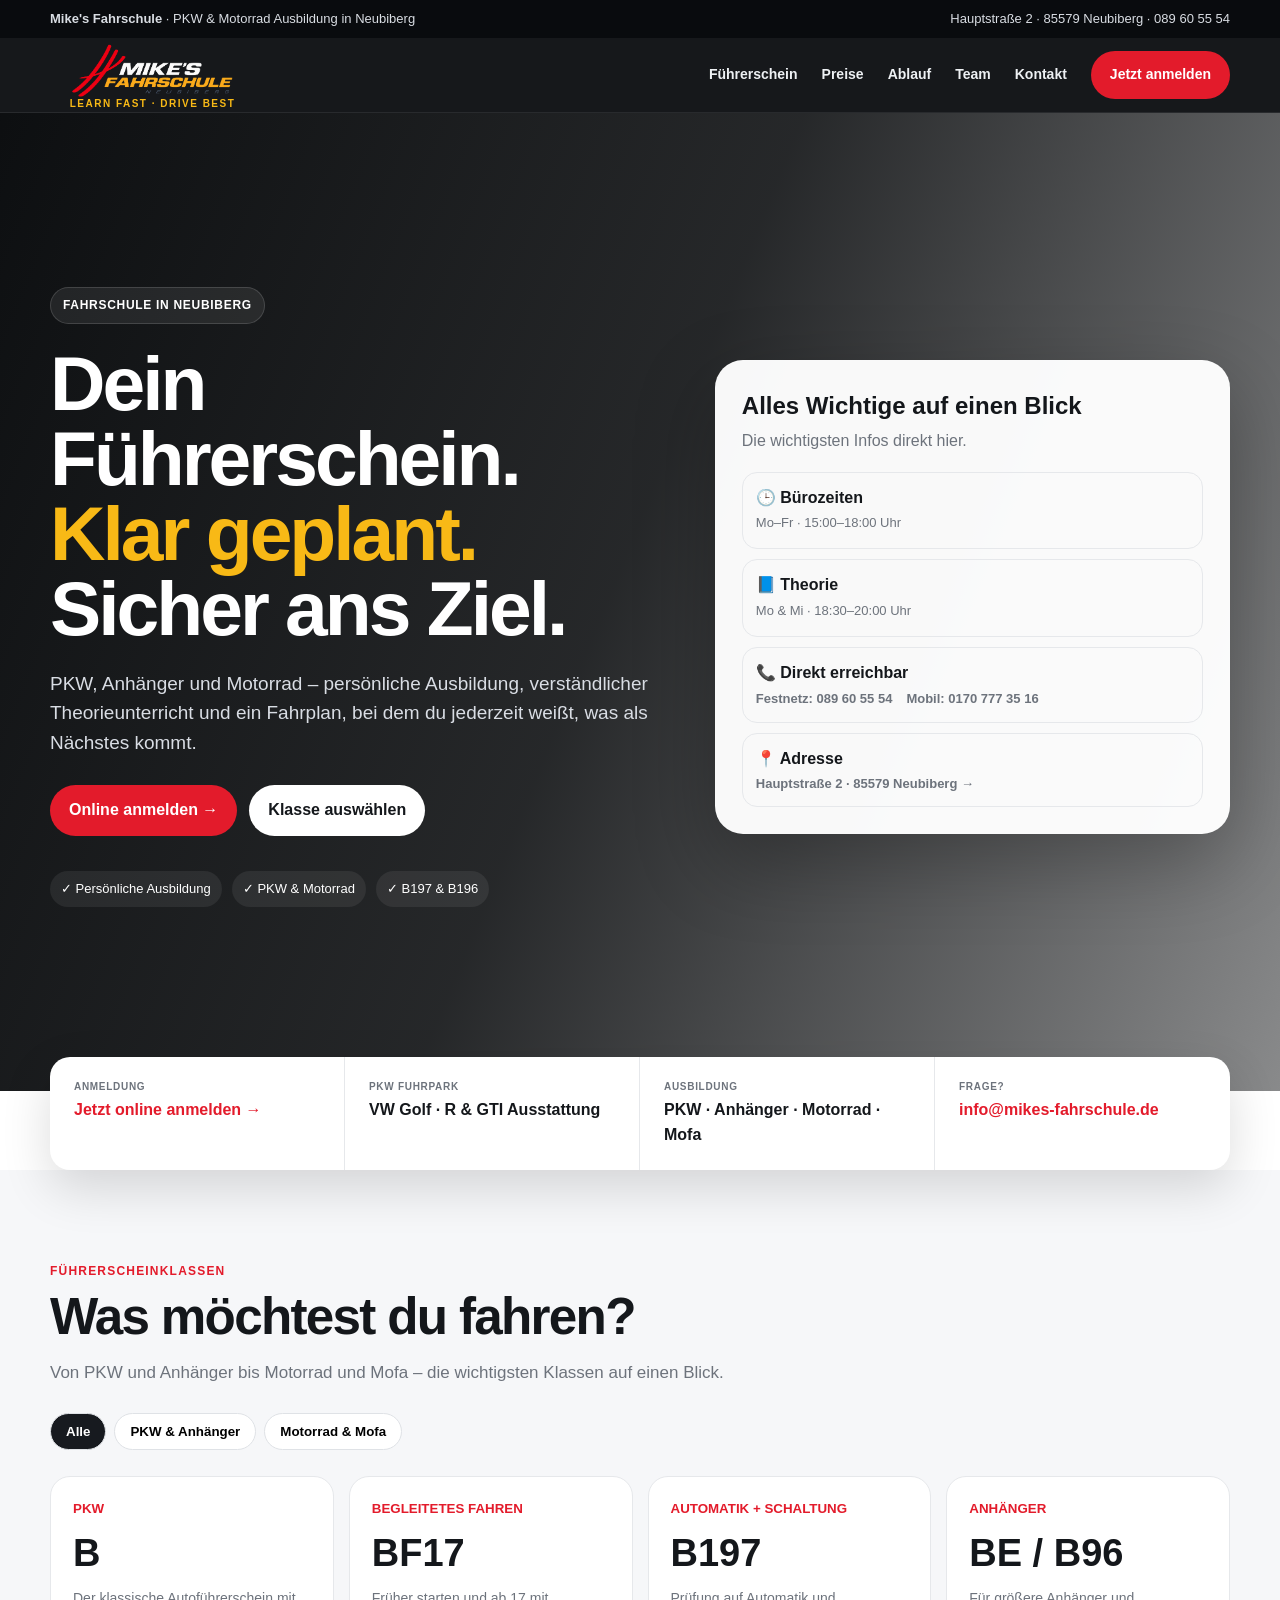
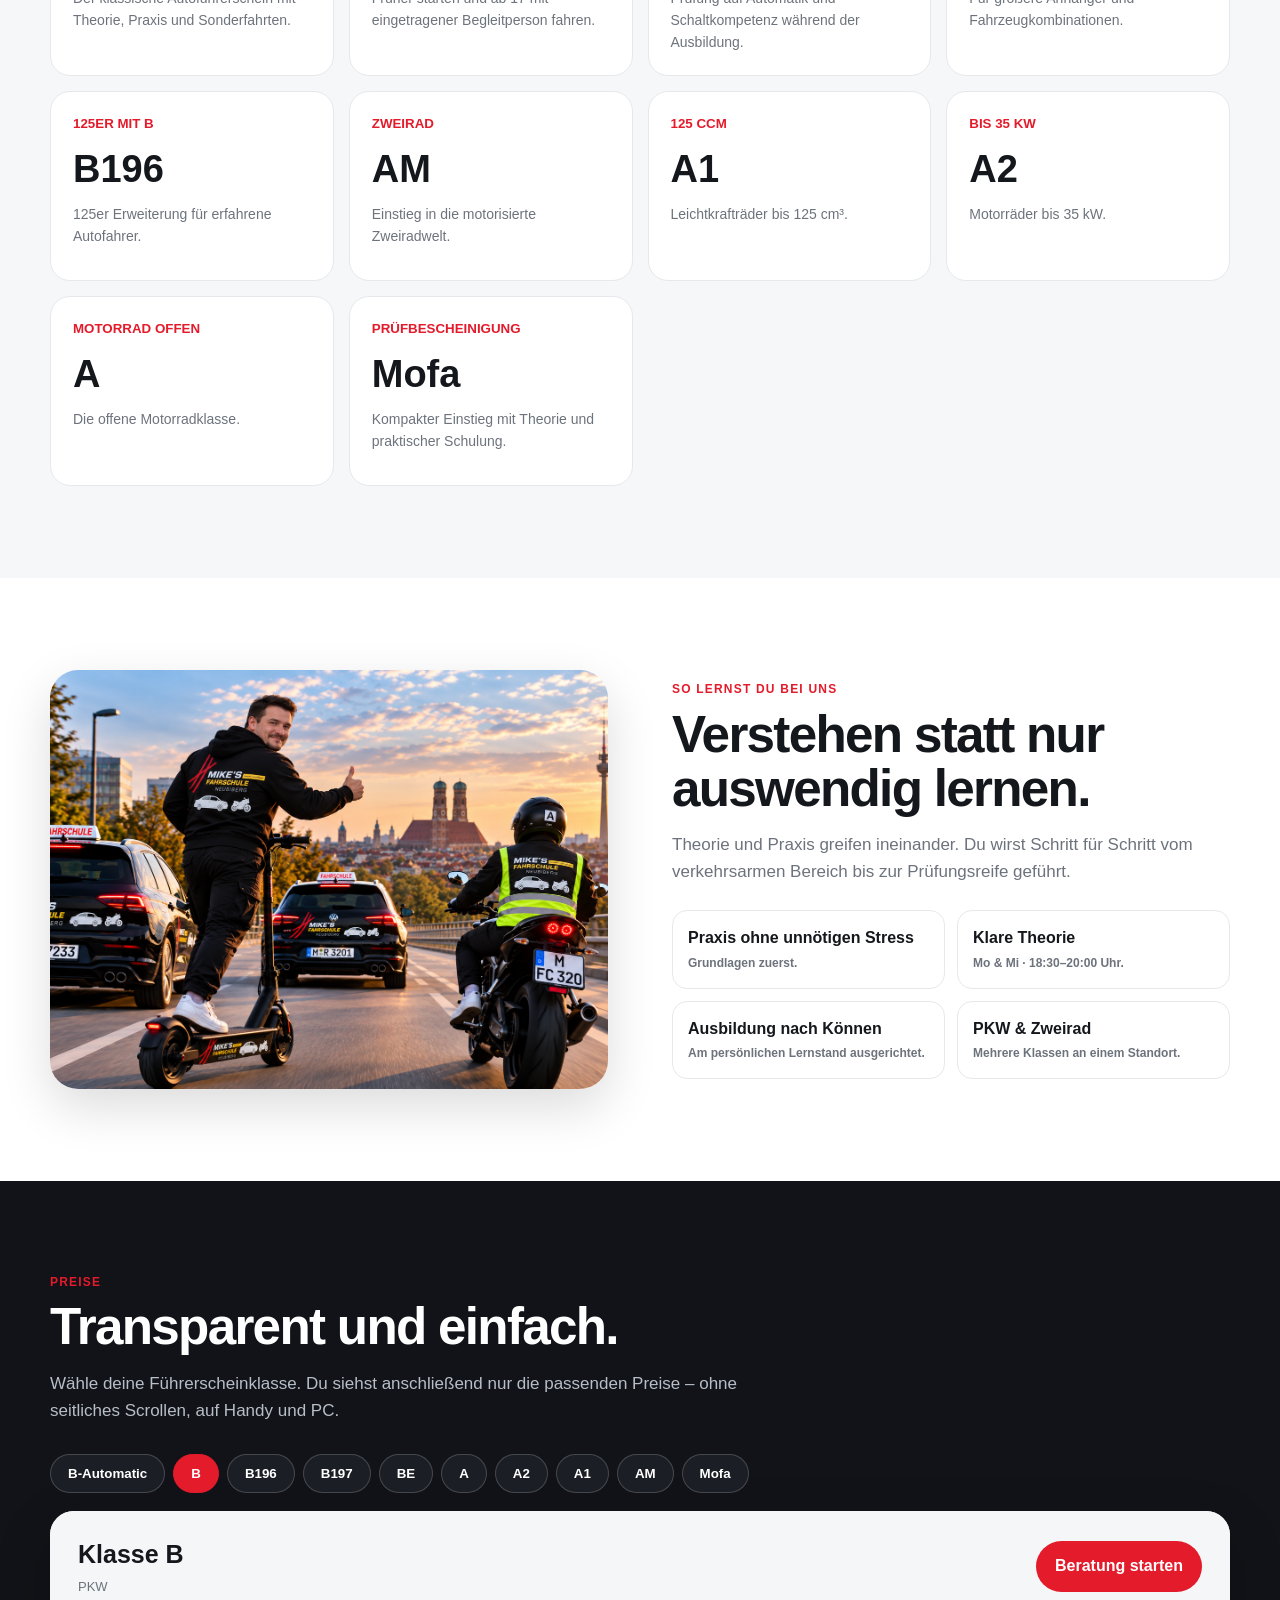
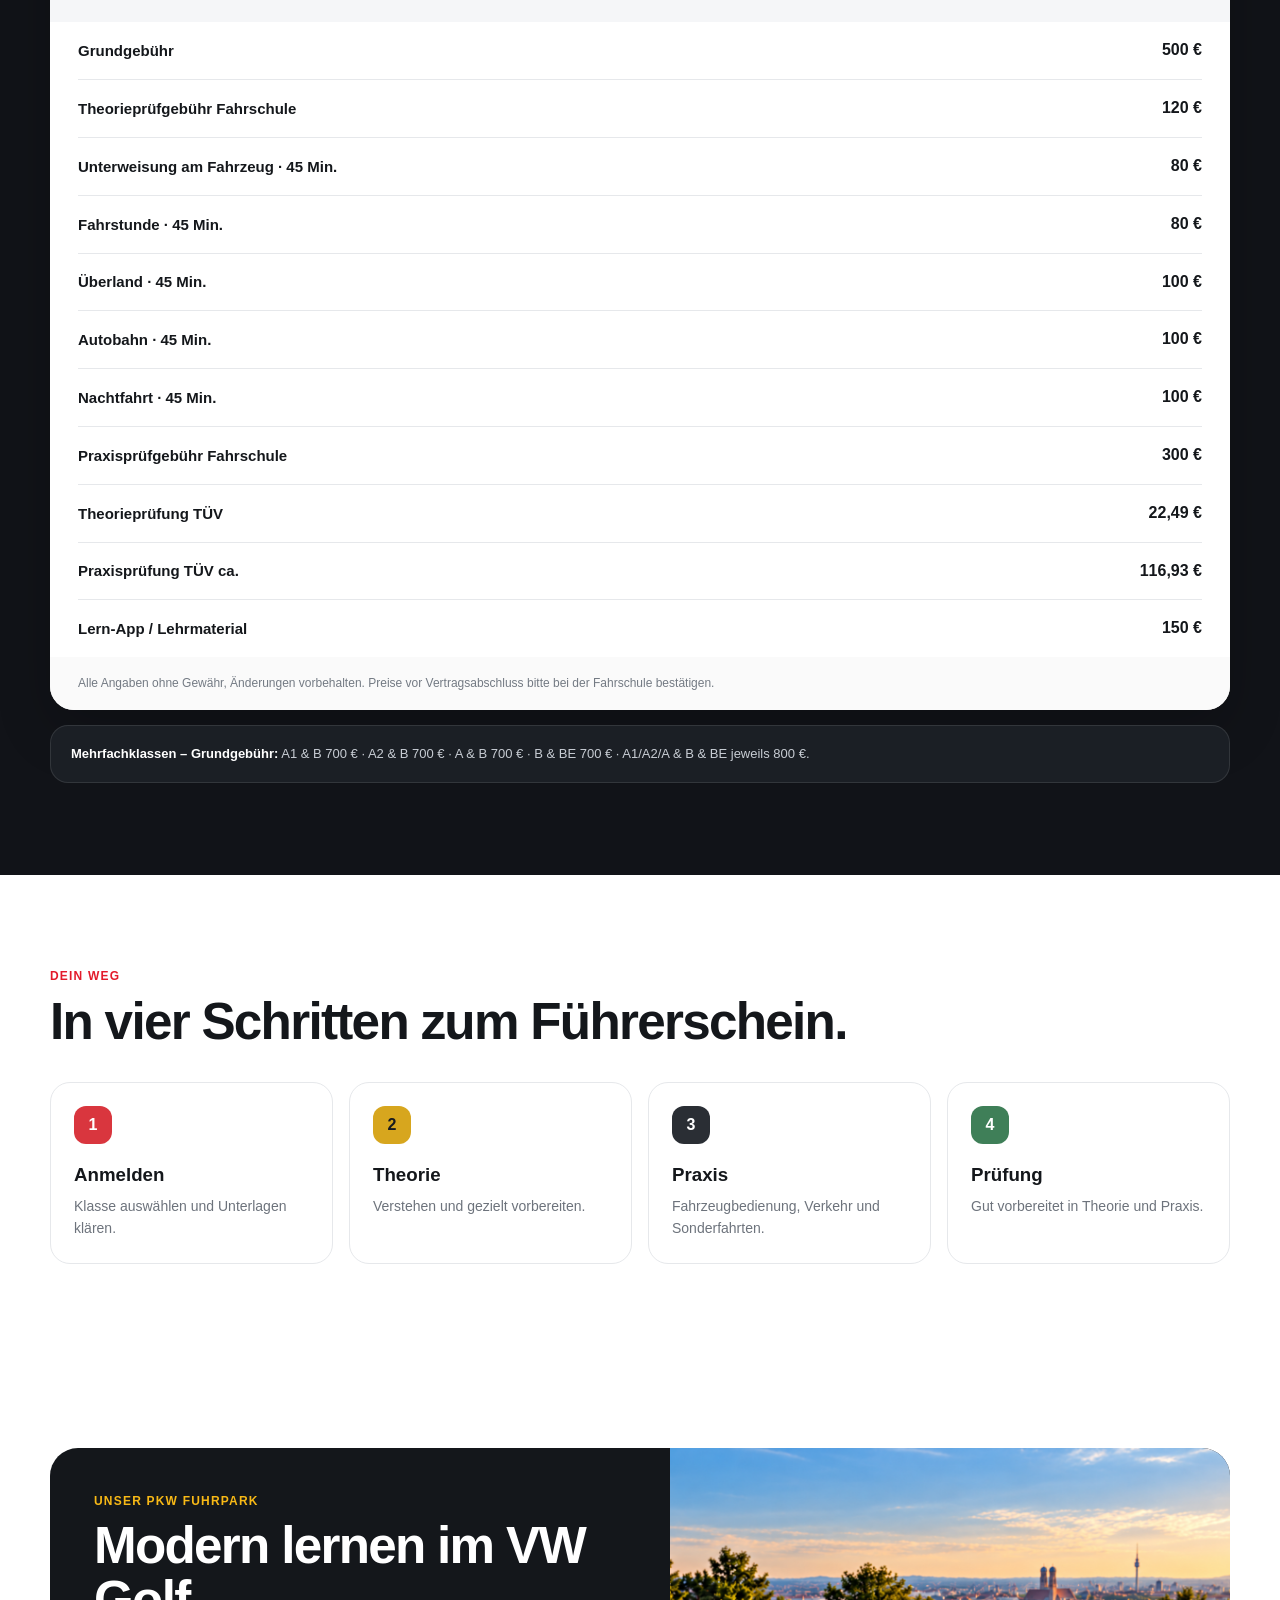
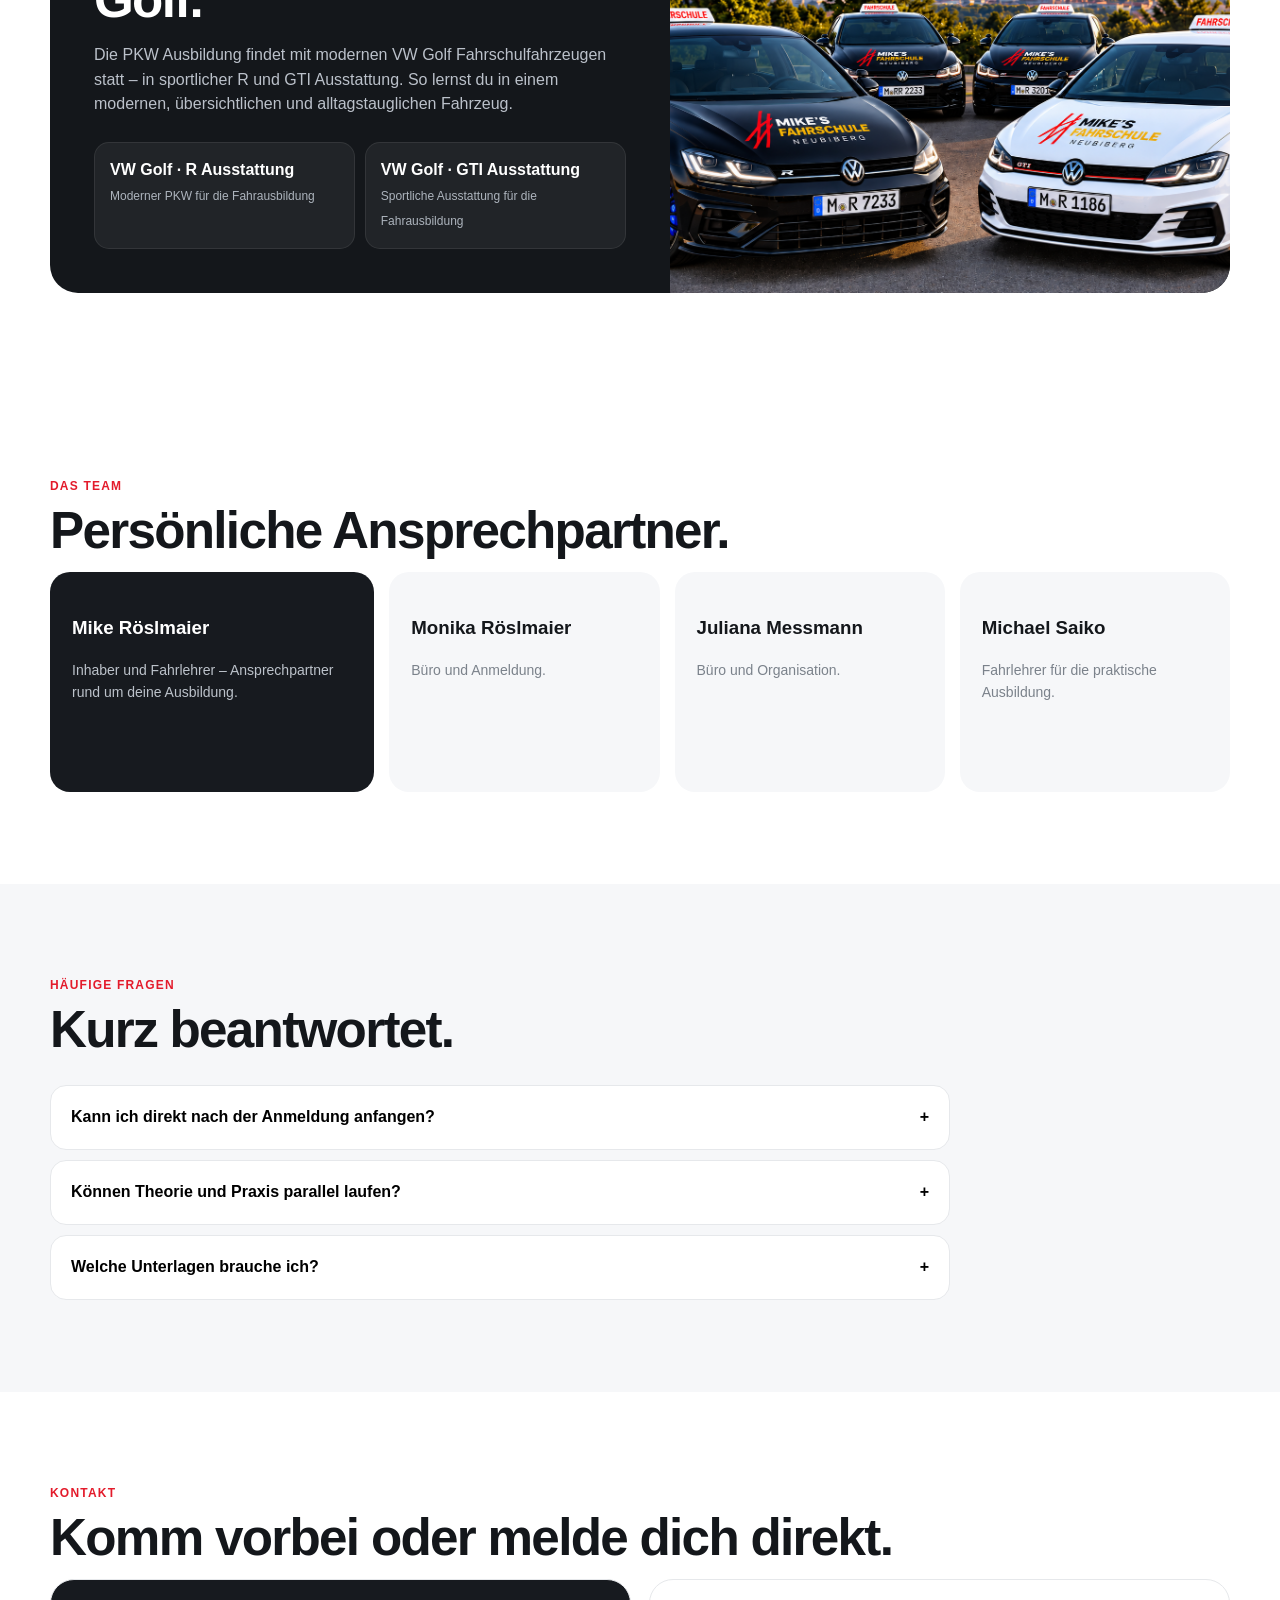
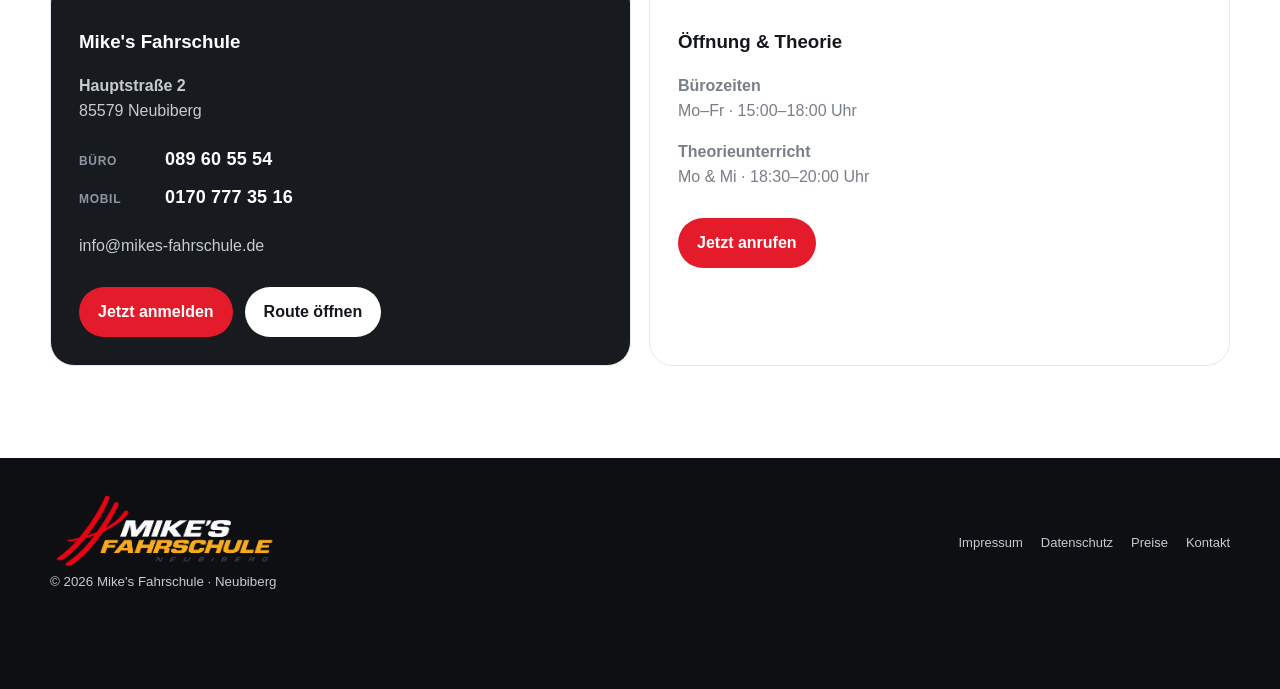
<file: index.html>
<!doctype html>
<html lang="de">
<head>
<meta charset="utf-8"><meta name="viewport" content="width=device-width,initial-scale=1"><meta name="theme-color" content="#121417">
<title>Mike's Fahrschule Neubiberg | Learn fast – drive best</title>
<meta name="description" content="Mike's Fahrschule in Neubiberg – PKW- und Motorradausbildung, B197, BF17, Anhänger- und Zweiradklassen.">
<style>
:root{--red:#e31b2b;--yellow:#f8b916;--ink:#14171b;--dark:#0f1114;--muted:#6d737c;--line:#e6e8eb;--soft:#f6f7f9;--max:1180px;--shadow:0 18px 50px rgba(0,0,0,.14)}*{box-sizing:border-box}html{scroll-behavior:smooth}body{margin:0;font-family:Inter,-apple-system,BlinkMacSystemFont,"Segoe UI",Arial,sans-serif;color:var(--ink);line-height:1.55;background:#fff}a{text-decoration:none;color:inherit}img{display:block;max-width:100%}.wrap{width:min(var(--max),calc(100% - 40px));margin:auto}.topbar{background:#090b0e;color:#d9dde3;font-size:13px}.topbar .wrap{padding:9px 0;display:flex;justify-content:space-between}.nav{position:sticky;top:0;z-index:50;background:rgba(15,17,20,.97);border-bottom:1px solid rgba(255,255,255,.08);backdrop-filter:blur(14px)}.navin{height:74px;display:flex;align-items:center;justify-content:space-between;gap:20px}.brand{display:flex;align-items:center;gap:12px;color:#fff}.mark{width:43px;height:43px;position:relative;flex:none}.mark:before,.mark:after,.mark i{content:"";position:absolute;width:7px;height:40px;background:var(--red);border-radius:7px;transform:skew(-24deg);top:1px}.mark:before{left:3px}.mark i{left:15px}.mark:after{left:27px}.brand strong{display:block;font-size:20px;line-height:1}.brand small{display:block;color:var(--yellow);font-size:10px;font-weight:900;letter-spacing:1.5px;margin-top:5px;text-transform:uppercase}.links{display:flex;align-items:center;gap:24px;color:#eef1f4;font-weight:750;font-size:14px}.btn{display:inline-flex;align-items:center;justify-content:center;border:0;border-radius:999px;padding:13px 19px;font-weight:850;cursor:pointer}.primary{background:var(--red);color:#fff}.light{background:#fff;color:var(--ink)}.menu{display:none;background:none;border:0;color:#fff;font-size:29px}.hero{background:linear-gradient(112deg,rgba(8,10,12,.98),rgba(8,10,12,.88) 48%,rgba(8,10,12,.48)),url('https://www.mikes-fahrschule.de/bilder/fahrzeuge_2012.jpg') center/cover;color:#fff}.hero-grid{min-height:650px;display:grid;grid-template-columns:1.08fr .92fr;gap:60px;align-items:center;padding:82px 0 92px}.eyebrow{display:inline-flex;padding:8px 12px;border:1px solid rgba(255,255,255,.14);background:rgba(255,255,255,.08);border-radius:999px;font-size:12px;font-weight:850;text-transform:uppercase;letter-spacing:.7px}h1{font-size:clamp(46px,6vw,78px);line-height:.98;letter-spacing:-3px;margin:22px 0}.hero h1 em{font-style:normal;color:var(--yellow)}.lead{font-size:19px;color:#d9dde4;max-width:650px}.actions{display:flex;gap:12px;flex-wrap:wrap;margin-top:28px}.trust{display:flex;gap:10px;flex-wrap:wrap;margin-top:35px}.trust span{font-size:13px;padding:8px 11px;background:rgba(255,255,255,.07);border-radius:999px}.hero-card{background:rgba(255,255,255,.97);color:var(--ink);border-radius:28px;padding:27px;box-shadow:0 28px 80px rgba(0,0,0,.28)}.hero-card h3{font-size:24px;margin:0 0 5px}.hero-card>p{color:var(--muted);margin:0 0 18px}.quick{display:grid;gap:10px}.quick div{border:1px solid var(--line);border-radius:15px;padding:13px}.quick b{display:block}.quick span{color:var(--muted);font-size:13px}.quick a{color:inherit}.quick .contact-lines{display:flex;flex-wrap:wrap;gap:6px 14px;margin-top:3px}.quick .contact-lines a{color:var(--muted);font-size:13px;font-weight:700}.quick .address-link{display:block;color:var(--muted);font-size:13px;font-weight:700;margin-top:3px;line-height:1.45}.quickbar{margin-top:-34px;position:relative;z-index:3}.quickgrid{background:#fff;border-radius:20px;box-shadow:var(--shadow);display:grid;grid-template-columns:repeat(4,1fr);overflow:hidden}.q{padding:22px 24px;border-right:1px solid var(--line)}.q:last-child{border:0}.q small{display:block;color:var(--muted);font-weight:800;text-transform:uppercase;font-size:10px;letter-spacing:.7px}.q b{display:block;margin-top:4px}.q a{color:var(--red)}section{padding:92px 0}.kicker{color:var(--red);font-size:12px;font-weight:900;text-transform:uppercase;letter-spacing:1.2px}.title{font-size:clamp(34px,4vw,52px);line-height:1.05;letter-spacing:-1.7px;margin:9px 0 14px}.copy{color:var(--muted);font-size:17px;max-width:760px}.classes,.faq{background:var(--soft)}.tabs{display:flex;gap:8px;flex-wrap:wrap;margin:26px 0}.tab{border:1px solid #dfe2e6;background:#fff;border-radius:999px;padding:10px 15px;font-weight:850;cursor:pointer}.tab.active{background:#171a1f;color:#fff}.class-grid{display:grid;grid-template-columns:repeat(4,1fr);gap:15px}.class-card{background:#fff;border:1px solid var(--line);border-radius:20px;padding:22px;min-height:190px;display:flex;flex-direction:column;cursor:pointer;transition:transform .18s ease,border-color .18s ease,box-shadow .18s ease}.class-card:hover{transform:translateY(-2px);border-color:#cfd3d8;box-shadow:0 10px 24px rgba(0,0,0,.07)}.class-card:focus-visible{outline:3px solid var(--red);outline-offset:3px}.class-card small{color:var(--red);font-weight:900;text-transform:uppercase}.class-card h3{font-size:38px;margin:5px 0}.class-card p{color:var(--muted);font-size:14px;margin:0}.feature{display:grid;grid-template-columns:1fr 1fr;gap:64px;align-items:center}.feature img{border-radius:28px;width:100%;aspect-ratio:4/3;object-fit:cover;object-position:center;box-shadow:var(--shadow)}.bullets{display:grid;grid-template-columns:1fr 1fr;gap:12px;margin-top:25px}.bullet{border:1px solid var(--line);border-radius:15px;padding:15px;font-weight:800}.bullet span{display:block;color:var(--muted);font-size:12px;font-weight:600;margin-top:3px}.price-section{background:#111318;color:#fff}.price-section .copy{color:#b8bec7}.price-tabs{display:flex;gap:8px;flex-wrap:wrap;margin:30px 0 18px}.price-tab{border:1px solid rgba(255,255,255,.18);background:#1b1f25;color:#fff;border-radius:999px;padding:11px 17px;font-weight:850;cursor:pointer}.price-tab.active{background:var(--red);border-color:var(--red)}.price-panel{background:#fff;color:var(--ink);border-radius:24px;overflow:hidden;box-shadow:0 20px 55px rgba(0,0,0,.2)}.price-head{padding:24px 28px;background:#f5f6f8;display:flex;justify-content:space-between;align-items:center;gap:18px}.price-head h3{font-size:25px;margin:0}.price-head span{color:var(--muted);font-size:13px}.price-rows{padding:0 28px}.price-row{display:grid;grid-template-columns:minmax(0,1fr) auto;gap:20px;align-items:center;padding:16px 0;border-bottom:1px solid var(--line)}.price-row:last-child{border:0}.price-row b:first-child{font-size:15px}.price-row strong{font-size:16px;white-space:nowrap}.price-foot{padding:17px 28px;background:#fafafa;color:#737a83;font-size:12px}.multi{margin-top:15px;background:#1b1f25;border:1px solid rgba(255,255,255,.1);border-radius:18px;padding:18px 20px;color:#c8cdd4;font-size:13px}.multi b{color:#fff}.steps{display:grid;grid-template-columns:repeat(4,1fr);gap:16px;margin-top:34px}.step{border:1px solid var(--line);border-radius:20px;padding:23px}.num{width:38px;height:38px;background:#171a1f;color:#fff;border-radius:12px;display:grid;place-items:center;font-weight:900}.step:nth-child(1) .num{background:#d9363e}.step:nth-child(2) .num{background:#d7a61e;color:#171a1f}.step:nth-child(3) .num{background:#2a2e34}.step:nth-child(4) .num{background:#3f7f58}.step h3{margin:16px 0 7px}.step p{color:var(--muted);font-size:14px;margin:0}.fleet{background:#14171b;color:#fff;border-radius:28px;display:grid;grid-template-columns:1.05fr .95fr;overflow:hidden}.fleet-copy{padding:44px}.fleet-copy .kicker{color:var(--yellow)}.fleet-copy p{color:#bbc1ca}.fleet-facts{display:grid;grid-template-columns:1fr 1fr;gap:10px;margin-top:25px}.fact{background:rgba(255,255,255,.06);border:1px solid rgba(255,255,255,.08);border-radius:15px;padding:15px}.fact b{display:block}.fact span{font-size:12px;color:#adb4bd}.fleet img{height:100%;width:100%;object-fit:cover;object-position:center;min-height:390px}.team-grid{display:grid;grid-template-columns:1.2fr repeat(3,1fr);gap:15px}.team{background:var(--soft);border-radius:20px;padding:22px;min-height:220px}.team.main{background:#171a1f;color:#fff}.team p{color:#7b828b;font-size:14px}.team.main p{color:#bcc2ca}.faq-list{display:grid;gap:10px;max-width:900px;margin-top:28px}.faq-item{background:#fff;border:1px solid var(--line);border-radius:16px;overflow:hidden}.faq-q{width:100%;border:0;background:none;padding:19px 20px;font:inherit;font-weight:850;text-align:left;display:flex;justify-content:space-between}.faq-a{display:none;padding:0 20px 18px;color:var(--muted)}.faq-item.open .faq-a{display:block}.contact{display:grid;grid-template-columns:1fr 1fr;gap:18px}.contact-card{border:1px solid var(--line);border-radius:24px;padding:28px}.contact-card.dark{background:#171a1f;color:#fff}.contact-card p,.contact-card span{color:#777f89}.contact-card.dark p,.contact-card.dark span{color:#c6cbd2}.contact-card .phone-list{display:grid;gap:10px;margin:22px 0}.contact-card .phone-row{display:grid;grid-template-columns:74px minmax(0,1fr);gap:12px;align-items:baseline}.contact-card .phone-label{font-size:12px;font-weight:900;letter-spacing:.7px;text-transform:uppercase;color:#8e96a1}.contact-card.dark .phone-label{color:#8f97a3}.contact-card .phone-row a{font-size:18px;font-weight:750;letter-spacing:.2px}.contact-card .phone-row a:hover{text-decoration:underline}footer{background:#0d0f12;color:#c6cbd2;padding:34px 0 95px}.footerin{display:flex;justify-content:space-between;gap:25px;align-items:center}.footer-brand img{width:230px;max-width:100%;height:auto;object-fit:contain}.footlinks{display:flex;gap:18px;font-size:13px}.mobile-actions{display:none;position:fixed;left:10px;right:10px;bottom:10px;z-index:70;background:rgba(15,17,20,.97);border-radius:18px;padding:8px;box-shadow:0 10px 40px rgba(0,0,0,.28)}.mobile-actions a{flex:1;color:#fff;text-align:center;font-size:11px;font-weight:850;padding:9px 4px}.mobile-actions b{display:block;font-size:18px}.mobile-actions .hot{background:var(--red);border-radius:13px}
@media(max-width:980px){.links{display:none;position:absolute;top:74px;left:0;right:0;background:#12151a;padding:18px 20px;flex-direction:column;align-items:stretch}.links.open{display:flex}.links a{padding:12px}.menu{display:block}.hero-grid{grid-template-columns:1fr;min-height:auto;padding:65px 0 80px}.quickgrid{grid-template-columns:1fr 1fr}.class-grid{grid-template-columns:1fr 1fr}.feature,.fleet,.contact{grid-template-columns:1fr}.steps{grid-template-columns:1fr 1fr}.team-grid{grid-template-columns:1fr 1fr}.price-panel{max-width:820px}.fleet img{min-height:300px;aspect-ratio:16/9}.feature img{aspect-ratio:16/9}}
@media(max-width:640px){.wrap{width:calc(100% - 28px)}.feature img{width:calc(100% + 10px);max-width:none;margin-left:-5px}.topbar .wrap{justify-content:center;text-align:center}.topbar .right{display:none}.navin{height:68px}.brand strong{font-size:16px}.brand small{font-size:9px}.mark{width:38px}.links{top:68px}.hero-grid{padding:34px 0 72px}h1{font-size:46px;letter-spacing:-2px}.lead{font-size:17px}.hero-card{padding:22px}.actions .btn{width:100%}.quickgrid{grid-template-columns:1fr}.q{border-right:0;border-bottom:1px solid var(--line)}section{padding:70px 0}.class-grid,.bullets,.steps,.team-grid{grid-template-columns:1fr}.price-tabs{display:grid;grid-template-columns:repeat(3,1fr);gap:7px}.price-tab{padding:10px 7px;font-size:12px}.price-head{padding:20px;display:block}.price-head span{display:block;margin-top:4px}.price-rows{padding:0 20px}.price-row{padding:15px 0;gap:12px}.price-row b:first-child{font-size:14px}.price-row strong{font-size:15px}.price-foot{padding:15px 20px}.fleet-copy{padding:28px}.fleet-facts{grid-template-columns:1fr}.footerin{display:block}.footer-brand img{width:220px}.footlinks{margin-top:18px;flex-wrap:wrap}.mobile-actions{display:flex}}
</style></head><body>
<div class="topbar"><div class="wrap"><div><b>Mike's Fahrschule</b> · PKW & Motorrad Ausbildung in Neubiberg</div><div class="right">Hauptstraße 2 · 85579 Neubiberg · <a href="tel:+4989605554">089 60 55 54</a></div></div></div>
<header class="nav"><div class="wrap navin"><a class="brand" href="#top"><span style="display:flex;flex-direction:column;align-items:center;justify-content:center;line-height:1"><img src="mikes-fahrschule-logo.png" alt="Mike's Fahrschule Neubiberg" style="width:min(205px,42vw);height:auto;max-height:57px;object-fit:contain"><small style="margin-top:0">Learn fast · drive best</small></span></a><nav class="links" id="links"><a href="#klassen">Führerschein</a><a href="#preise">Preise</a><a href="#ablauf">Ablauf</a><a href="#team">Team</a><a href="#kontakt">Kontakt</a><a class="btn primary" href="anmeldung.html">Jetzt anmelden</a></nav><button class="menu" id="menu" aria-label="Menü">☰</button></div></header>
<main><section class="hero" id="top"><div class="wrap hero-grid"><div><span class="eyebrow">Fahrschule in Neubiberg</span><h1>Dein Führerschein. <em>Klar geplant.</em> Sicher ans Ziel.</h1><p class="lead">PKW, Anhänger und Motorrad – persönliche Ausbildung, verständlicher Theorieunterricht und ein Fahrplan, bei dem du jederzeit weißt, was als Nächstes kommt.</p><div class="actions"><a class="btn primary" href="anmeldung.html">Online anmelden →</a><a class="btn light" href="#klassen">Klasse auswählen</a></div><div class="trust"><span>✓ Persönliche Ausbildung</span><span>✓ PKW & Motorrad</span><span>✓ B197 & B196</span></div></div><aside class="hero-card"><h3>Alles Wichtige auf einen Blick</h3><p>Die wichtigsten Infos direkt hier.</p><div class="quick"><div><b>🕒 Bürozeiten</b><span>Mo–Fr · 15:00–18:00 Uhr</span></div><div><b>📘 Theorie</b><span>Mo & Mi · 18:30–20:00 Uhr</span></div><div><b>📞 Direkt erreichbar</b><span class="contact-lines"><a href="tel:+4989605554">Festnetz: 089 60 55 54</a><a href="tel:+491707773516">Mobil: 0170 777 35 16</a></span></div><div><b>📍 Adresse</b><a class="address-link" target="_blank" rel="noopener" href="https://www.google.com/maps/search/?api=1&query=Hauptstra%C3%9Fe+2%2C+85579+Neubiberg">Hauptstraße 2 · 85579 Neubiberg →</a></div></div></aside></div></section>
<div class="quickbar"><div class="wrap quickgrid"><div class="q"><small>Anmeldung</small><b><a href="anmeldung.html">Jetzt online anmelden →</a></b></div><div class="q"><small>PKW Fuhrpark</small><b>VW Golf · R & GTI Ausstattung</b></div><div class="q"><small>Ausbildung</small><b>PKW · Anhänger · Motorrad · Mofa</b></div><div class="q"><small>Frage?</small><b><a href="mailto:info@mikes-fahrschule.de">info@mikes-fahrschule.de</a></b></div></div></div>
<section class="classes" id="klassen"><div class="wrap"><div class="kicker">Führerscheinklassen</div><h2 class="title">Was möchtest du fahren?</h2><p class="copy">Von PKW und Anhänger bis Motorrad und Mofa – die wichtigsten Klassen auf einen Blick.</p><div class="tabs"><button class="tab active" data-filter="all">Alle</button><button class="tab" data-filter="pkw">PKW & Anhänger</button><button class="tab" data-filter="bike">Motorrad & Mofa</button></div><div class="class-grid">
<article class="class-card" data-cat="pkw" data-price="B" role="button" tabindex="0" aria-label="Preise für Klasse B anzeigen"><small>PKW</small><h3>B</h3><p>Der klassische Autoführerschein mit Theorie, Praxis und Sonderfahrten.</p></article><article class="class-card" data-cat="pkw" data-price="B" role="button" tabindex="0" aria-label="Preise für BF17 anzeigen"><small>Begleitetes Fahren</small><h3>BF17</h3><p>Früher starten und ab 17 mit eingetragener Begleitperson fahren.</p></article><article class="class-card" data-cat="pkw" data-price="B197" role="button" tabindex="0" aria-label="Preise für B197 anzeigen"><small>Automatik + Schaltung</small><h3>B197</h3><p>Prüfung auf Automatik und Schaltkompetenz während der Ausbildung.</p></article><article class="class-card" data-cat="pkw" data-price="BE" role="button" tabindex="0" aria-label="Preise für Anhängerklasse BE anzeigen"><small>Anhänger</small><h3>BE / B96</h3><p>Für größere Anhänger und Fahrzeugkombinationen.</p></article><article class="class-card" data-cat="bike" data-price="B196" role="button" tabindex="0" aria-label="Preise für B196 anzeigen"><small>125er mit B</small><h3>B196</h3><p>125er Erweiterung für erfahrene Autofahrer.</p></article><article class="class-card" data-cat="bike" data-price="AM" role="button" tabindex="0" aria-label="Preise für AM anzeigen"><small>Zweirad</small><h3>AM</h3><p>Einstieg in die motorisierte Zweiradwelt.</p></article><article class="class-card" data-cat="bike" data-price="A1" role="button" tabindex="0" aria-label="Preise für A1 anzeigen"><small>125 ccm</small><h3>A1</h3><p>Leichtkrafträder bis 125 cm³.</p></article><article class="class-card" data-cat="bike" data-price="A2" role="button" tabindex="0" aria-label="Preise für A2 anzeigen"><small>Bis 35 kW</small><h3>A2</h3><p>Motorräder bis 35 kW.</p></article><article class="class-card" data-cat="bike" data-price="A" role="button" tabindex="0" aria-label="Preise für A anzeigen"><small>Motorrad offen</small><h3>A</h3><p>Die offene Motorradklasse.</p></article><article class="class-card" data-cat="bike" data-price="Mofa" role="button" tabindex="0" aria-label="Preise für Mofa anzeigen"><small>Prüfbescheinigung</small><h3>Mofa</h3><p>Kompakter Einstieg mit Theorie und praktischer Schulung.</p></article>
</div></div></section>
<section><div class="wrap feature"><div><img src="mikes-fahrschule-mike-escooter-motorrad.png" alt="Mike's Fahrschule Motorrad Ausbildung mit E Scooter" loading="lazy"></div><div><div class="kicker">So lernst du bei uns</div><h2 class="title">Verstehen statt nur auswendig lernen.</h2><p class="copy">Theorie und Praxis greifen ineinander. Du wirst Schritt für Schritt vom verkehrsarmen Bereich bis zur Prüfungsreife geführt.</p><div class="bullets"><div class="bullet">Praxis ohne unnötigen Stress<span>Grundlagen zuerst.</span></div><div class="bullet">Klare Theorie<span>Mo & Mi · 18:30–20:00 Uhr.</span></div><div class="bullet">Ausbildung nach Können<span>Am persönlichen Lernstand ausgerichtet.</span></div><div class="bullet">PKW & Zweirad<span>Mehrere Klassen an einem Standort.</span></div></div></div></div></section>
<section class="price-section" id="preise"><div class="wrap"><div class="kicker">Preise</div><h2 class="title">Transparent und einfach.</h2><p class="copy">Wähle deine Führerscheinklasse. Du siehst anschließend nur die passenden Preise – ohne seitliches Scrollen, auf Handy und PC.</p><div class="price-tabs" id="priceTabs"></div><div class="price-panel"><div class="price-head"><div><h3 id="priceTitle">Klasse B</h3><span id="priceSub">PKW</span></div><a class="btn primary" href="anmeldung.html">Beratung starten</a></div><div class="price-rows" id="priceRows"></div><div class="price-foot">Alle Angaben ohne Gewähr, Änderungen vorbehalten. Preise vor Vertragsabschluss bitte bei der Fahrschule bestätigen.</div></div><div class="multi"><b>Mehrfachklassen – Grundgebühr:</b> A1 & B 700 € · A2 & B 700 € · A & B 700 € · B & BE 700 € · A1/A2/A & B & BE jeweils 800 €.</div></div></section>
<section id="ablauf"><div class="wrap"><div class="kicker">Dein Weg</div><h2 class="title">In vier Schritten zum Führerschein.</h2><div class="steps"><div class="step"><div class="num">1</div><h3>Anmelden</h3><p>Klasse auswählen und Unterlagen klären.</p></div><div class="step"><div class="num">2</div><h3>Theorie</h3><p>Verstehen und gezielt vorbereiten.</p></div><div class="step"><div class="num">3</div><h3>Praxis</h3><p>Fahrzeugbedienung, Verkehr und Sonderfahrten.</p></div><div class="step"><div class="num">4</div><h3>Prüfung</h3><p>Gut vorbereitet in Theorie und Praxis.</p></div></div></div></section>
<section><div class="wrap"><div class="fleet"><div class="fleet-copy"><div class="kicker">Unser PKW Fuhrpark</div><h2 class="title">Modern lernen im VW Golf.</h2><p>Die PKW Ausbildung findet mit modernen VW Golf Fahrschulfahrzeugen statt – in sportlicher R und GTI Ausstattung. So lernst du in einem modernen, übersichtlichen und alltagstauglichen Fahrzeug.</p><div class="fleet-facts"><div class="fact"><b>VW Golf · R Ausstattung</b><span>Moderner PKW für die Fahrausbildung</span></div><div class="fact"><b>VW Golf · GTI Ausstattung</b><span>Sportliche Ausstattung für die Fahrausbildung</span></div></div></div><div><img src="mikes-fahrschule-vw-golf-r-gti.png" alt="VW Golf Fahrschulfahrzeuge mit R und GTI Ausstattung" loading="lazy"></div></div></div></section>
<section id="team"><div class="wrap"><div class="kicker">Das Team</div><h2 class="title">Persönliche Ansprechpartner.</h2><div class="team-grid"><article class="team main"><h3>Mike Röslmaier</h3><p>Inhaber und Fahrlehrer – Ansprechpartner rund um deine Ausbildung.</p></article><article class="team"><h3>Monika Röslmaier</h3><p>Büro und Anmeldung.</p></article><article class="team"><h3>Juliana Messmann</h3><p>Büro und Organisation.</p></article><article class="team"><h3>Michael Saiko</h3><p>Fahrlehrer für die praktische Ausbildung.</p></article></div></div></section>
<section class="faq"><div class="wrap"><div class="kicker">Häufige Fragen</div><h2 class="title">Kurz beantwortet.</h2><div class="faq-list"><article class="faq-item"><button class="faq-q">Kann ich direkt nach der Anmeldung anfangen?<span>+</span></button><div class="faq-a">Ein Einstieg ist grundsätzlich direkt nach der Anmeldung möglich. Details werden passend zu deiner Klasse abgestimmt.</div></article><article class="faq-item"><button class="faq-q">Können Theorie und Praxis parallel laufen?<span>+</span></button><div class="faq-a">Ja. Praktische Fahrstunden können parallel zum Theorieunterricht beginnen.</div></article><article class="faq-item"><button class="faq-q">Welche Unterlagen brauche ich?<span>+</span></button><div class="faq-a">Je nach Klasse unter anderem Ausweis, biometrisches Passbild, Sehtest, Erste Hilfe Nachweis und Fahrerlaubnisantrag.</div></article></div></div></section>
<section id="kontakt"><div class="wrap"><div class="kicker">Kontakt</div><h2 class="title">Komm vorbei oder melde dich direkt.</h2><div class="contact"><div class="contact-card dark"><h3>Mike's Fahrschule</h3><p><b>Hauptstraße 2</b><br><span>85579 Neubiberg</span></p><div class="phone-list"><div class="phone-row"><span class="phone-label">Büro</span><a href="tel:+4989605554">089 60 55 54</a></div><div class="phone-row"><span class="phone-label">Mobil</span><a href="tel:+491707773516">0170 777 35 16</a></div></div><p><a href="mailto:info@mikes-fahrschule.de">info@mikes-fahrschule.de</a></p><div class="actions"><a class="btn primary" href="anmeldung.html">Jetzt anmelden</a><a class="btn light" target="_blank" href="https://www.google.com/maps/search/?api=1&query=Hauptstra%C3%9Fe+2%2C+85579+Neubiberg">Route öffnen</a></div></div><div class="contact-card"><h3>Öffnung & Theorie</h3><p><b>Bürozeiten</b><br><span>Mo–Fr · 15:00–18:00 Uhr</span></p><p><b>Theorieunterricht</b><br><span>Mo & Mi · 18:30–20:00 Uhr</span></p><div class="actions"><a class="btn primary" href="tel:+4989605554">Jetzt anrufen</a></div></div></div></div></section></main>
<footer><div class="wrap footerin"><div><div class="brand footer-brand"><img src="mikes-fahrschule-logo.png" alt="Mike's Fahrschule Neubiberg"></div><small>© <span id="year"></span> Mike's Fahrschule · Neubiberg</small></div><div class="footlinks"><a href="impressum.html">Impressum</a><a href="datenschutz.html">Datenschutz</a><a href="#preise">Preise</a><a href="#kontakt">Kontakt</a></div></div></footer>

<script>
const menu=document.getElementById('menu'),links=document.getElementById('links');menu.onclick=()=>{links.classList.toggle('open');menu.textContent=links.classList.contains('open')?'×':'☰'};links.querySelectorAll('a').forEach(a=>a.onclick=()=>{links.classList.remove('open');menu.textContent='☰'});document.querySelectorAll('.tab').forEach(b=>b.onclick=()=>{document.querySelectorAll('.tab').forEach(x=>x.classList.remove('active'));b.classList.add('active');document.querySelectorAll('.class-card').forEach(c=>c.style.display=b.dataset.filter==='all'||c.dataset.cat===b.dataset.filter?'flex':'none')});document.querySelectorAll('.faq-q').forEach(q=>q.onclick=()=>q.parentElement.classList.toggle('open'));document.getElementById('year').textContent=new Date().getFullYear();
const prices={
'B-Automatic':['B-Automatic','PKW Automatik',['Grundgebühr','500 €'],['Theorieprüfgebühr Fahrschule','120 €'],['Unterweisung am Fahrzeug · 45 Min.','80 €'],['Fahrstunde · 45 Min.','80 €'],['Überland · 45 Min.','100 €'],['Autobahn · 45 Min.','100 €'],['Nachtfahrt · 45 Min.','100 €'],['Praxisprüfgebühr Fahrschule','300 €'],['Theorieprüfung TÜV','22,49 €'],['Praxisprüfung TÜV ca.','116,93 €'],['Lern-App / Lehrmaterial','150 €']],
'B':['Klasse B','PKW',['Grundgebühr','500 €'],['Theorieprüfgebühr Fahrschule','120 €'],['Unterweisung am Fahrzeug · 45 Min.','80 €'],['Fahrstunde · 45 Min.','80 €'],['Überland · 45 Min.','100 €'],['Autobahn · 45 Min.','100 €'],['Nachtfahrt · 45 Min.','100 €'],['Praxisprüfgebühr Fahrschule','300 €'],['Theorieprüfung TÜV','22,49 €'],['Praxisprüfung TÜV ca.','116,93 €'],['Lern-App / Lehrmaterial','150 €']],
'B196':['B196','125er Erweiterung',['Grundgebühr','300 €'],['Theorieprüfgebühr Fahrschule','–'],['Unterweisung am Fahrzeug · 45 Min.','–'],['Fahrstunde · 45 Min.','80 €'],['Überland / Autobahn / Nachtfahrt','–'],['Praxisprüfgebühr Fahrschule','–'],['Theorieprüfung TÜV','–'],['Praxisprüfung TÜV','–'],['Lern-App / Lehrmaterial','–']],
'B197':['B197','Automatik + Schaltung',['Grundgebühr','500 €'],['Theorieprüfgebühr Fahrschule','120 €'],['Unterweisung am Fahrzeug · 45 Min.','80 €'],['Fahrstunde · 45 Min.','80 €'],['Überland · 45 Min.','100 €'],['Autobahn · 45 Min.','100 €'],['Nachtfahrt · 45 Min.','100 €'],['Praxisprüfgebühr Fahrschule','300 €'],['Theorieprüfung TÜV','22,49 €'],['Praxisprüfung TÜV ca.','116,93 €'],['Lern-App / Lehrmaterial','150 €']],
'BE':['BE','Anhänger',['Grundgebühr','250 €'],['Theorieprüfgebühr Fahrschule','–'],['Unterweisung am Fahrzeug · 45 Min.','85 €'],['Fahrstunde · 45 Min.','85 €'],['Überland · 45 Min.','100 €'],['Autobahn · 45 Min.','100 €'],['Nachtfahrt · 45 Min.','100 €'],['Praxisprüfgebühr Fahrschule','330 €'],['Theorieprüfung TÜV','keine'],['Praxisprüfung TÜV ca.','116,93 €'],['Lern-App / Lehrmaterial','150 €']],
'A':['A','Motorrad offen',['Grundgebühr','500 €'],['Theorieprüfgebühr Fahrschule','120 €'],['Unterweisung am Fahrzeug · 45 Min.','80 €'],['Fahrstunde · 45 Min.','80 €'],['Überland · 45 Min.','100 €'],['Autobahn · 45 Min.','100 €'],['Nachtfahrt · 45 Min.','100 €'],['Praxisprüfgebühr Fahrschule','330 €'],['Theorieprüfung TÜV','22,49 €'],['Praxisprüfung TÜV ca.','146,56 €'],['Lern-App / Lehrmaterial','130 €']],
'A2':['A2','Motorrad bis 35 kW',['Grundgebühr','500 €'],['Theorieprüfgebühr Fahrschule','120 €'],['Unterweisung am Fahrzeug · 45 Min.','80 €'],['Fahrstunde · 45 Min.','80 €'],['Überland · 45 Min.','100 €'],['Autobahn · 45 Min.','100 €'],['Nachtfahrt · 45 Min.','100 €'],['Praxisprüfgebühr Fahrschule','330 €'],['Theorieprüfung TÜV','22,49 €'],['Praxisprüfung TÜV ca.','146,56 €'],['Lern-App / Lehrmaterial','130 €']],
'A1':['A1','Motorrad 125 cm³',['Grundgebühr','500 €'],['Theorieprüfgebühr Fahrschule','120 €'],['Unterweisung am Fahrzeug · 45 Min.','80 €'],['Fahrstunde · 45 Min.','80 €'],['Überland · 45 Min.','100 €'],['Autobahn · 45 Min.','100 €'],['Nachtfahrt · 45 Min.','100 €'],['Praxisprüfgebühr Fahrschule','330 €'],['Theorieprüfung TÜV ca.','22,49 €'],['Praxisprüfung TÜV ca.','146,56 €'],['Lern-App / Lehrmaterial','130 €']],
'AM':['AM','Zweirad',['Grundgebühr','500 €'],['Theorieprüfgebühr Fahrschule','120 €'],['Unterweisung am Fahrzeug · 45 Min.','80 €'],['Fahrstunde · 45 Min.','80 €'],['Überland / Autobahn / Nachtfahrt','keine'],['Praxisprüfgebühr Fahrschule','330 €'],['Theorieprüfung TÜV ca.','22,49 €'],['Praxisprüfung TÜV ca.','116,93 €'],['Lern-App / Lehrmaterial','130 €']],
'Mofa':['Mofa','Prüfbescheinigung',['Grundgebühr','400 €'],['Theorieprüfgebühr Fahrschule','–'],['Unterweisung am Fahrzeug · 45 Min.','80 €'],['Fahrstunde · 45 Min.','inkl.'],['Sonderfahrten','keine'],['Praxisprüfgebühr Fahrschule','inkl.'],['Theorieprüfung TÜV ca.','15,47 €'],['Praxisprüfung TÜV','keine'],['Lern-App / Lehrmaterial','70 €']]
};
const tabs=document.getElementById('priceTabs'),rows=document.getElementById('priceRows');Object.keys(prices).forEach((k,i)=>{const b=document.createElement('button');b.className='price-tab'+(k==='B'?' active':'');b.textContent=k;b.onclick=()=>showPrice(k);tabs.appendChild(b)});function showPrice(k){const d=prices[k];document.getElementById('priceTitle').textContent=d[0];document.getElementById('priceSub').textContent=d[1];rows.innerHTML=d.slice(2).map(r=>`<div class="price-row"><b>${r[0]}</b><strong>${r[1]}</strong></div>`).join('');document.querySelectorAll('.price-tab').forEach(b=>b.classList.toggle('active',b.textContent===k))}showPrice('B');document.querySelectorAll('.class-card[data-price]').forEach(card=>{const openPrice=()=>{showPrice(card.dataset.price);document.getElementById('preise').scrollIntoView({behavior:'smooth',block:'start'})};card.addEventListener('click',openPrice);card.addEventListener('keydown',e=>{if(e.key==='Enter'||e.key===' '){e.preventDefault();openPrice()}})});
</script></body></html>
</file>
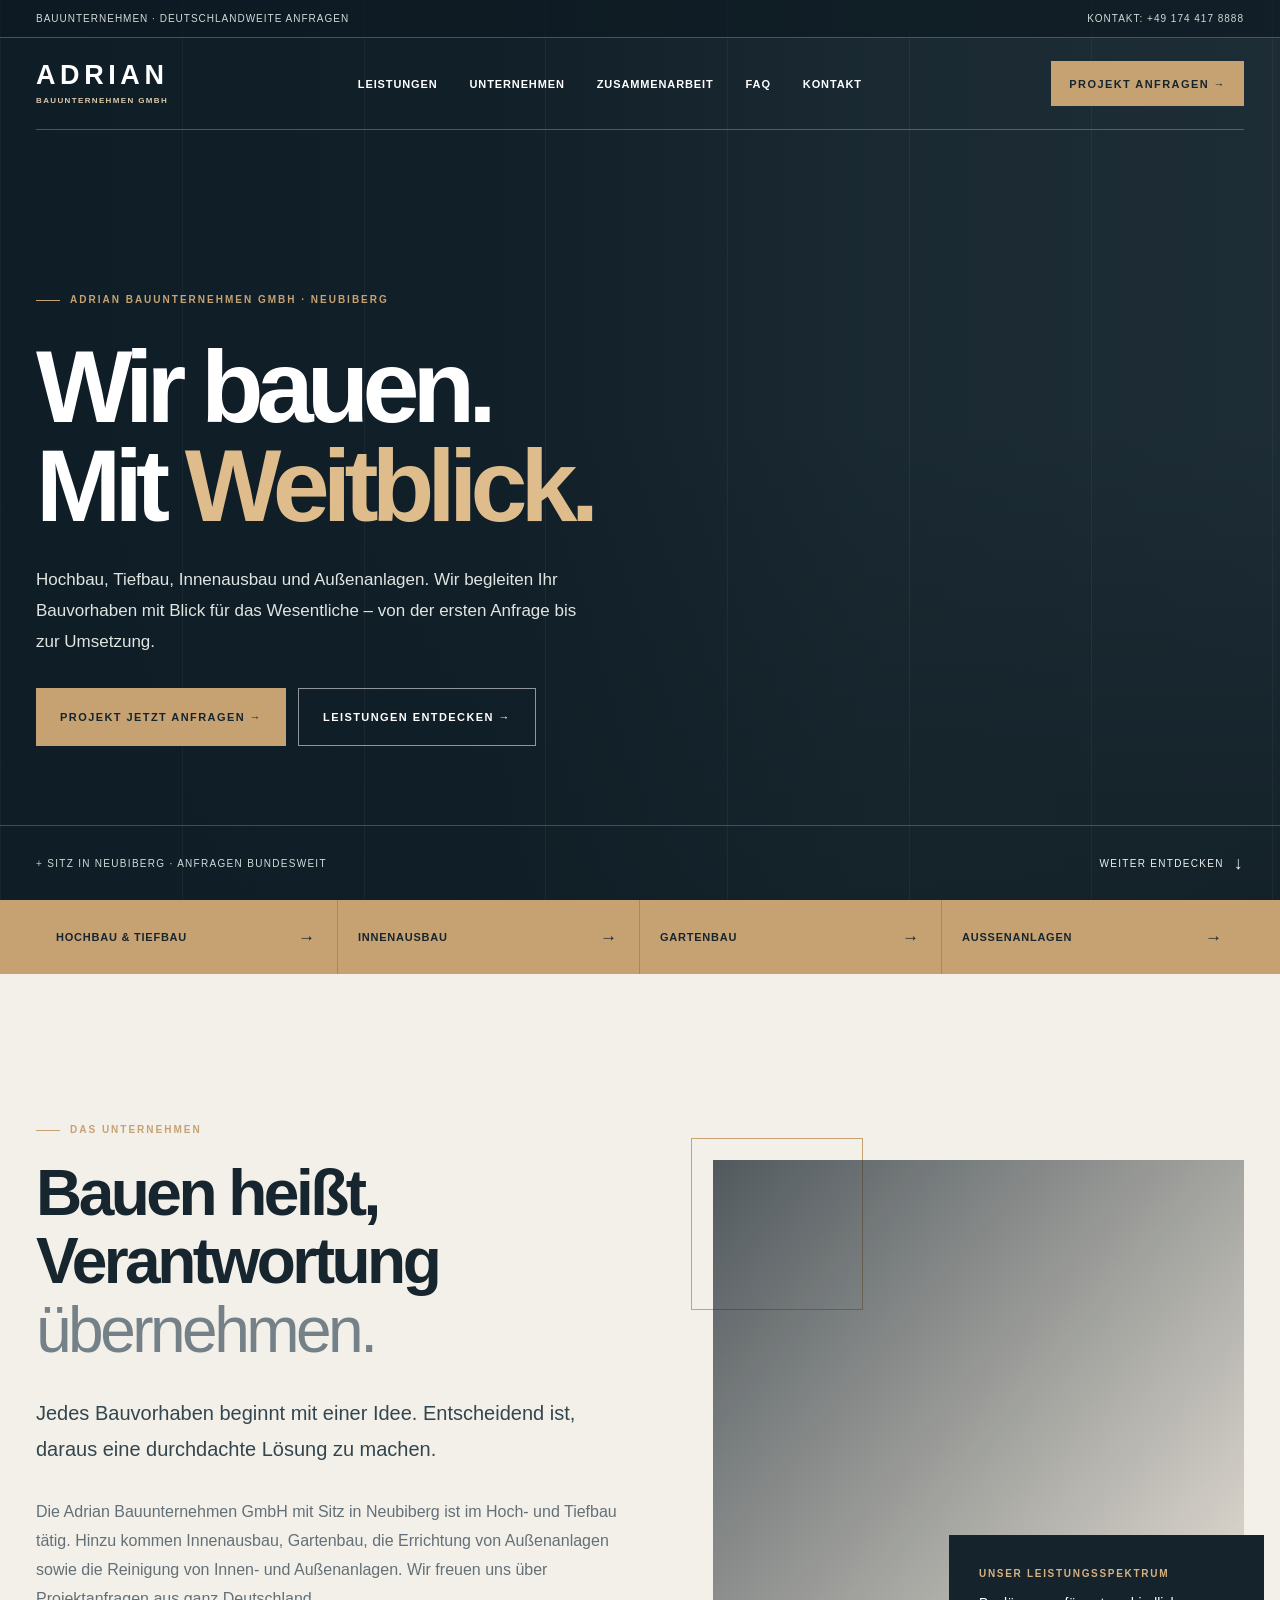
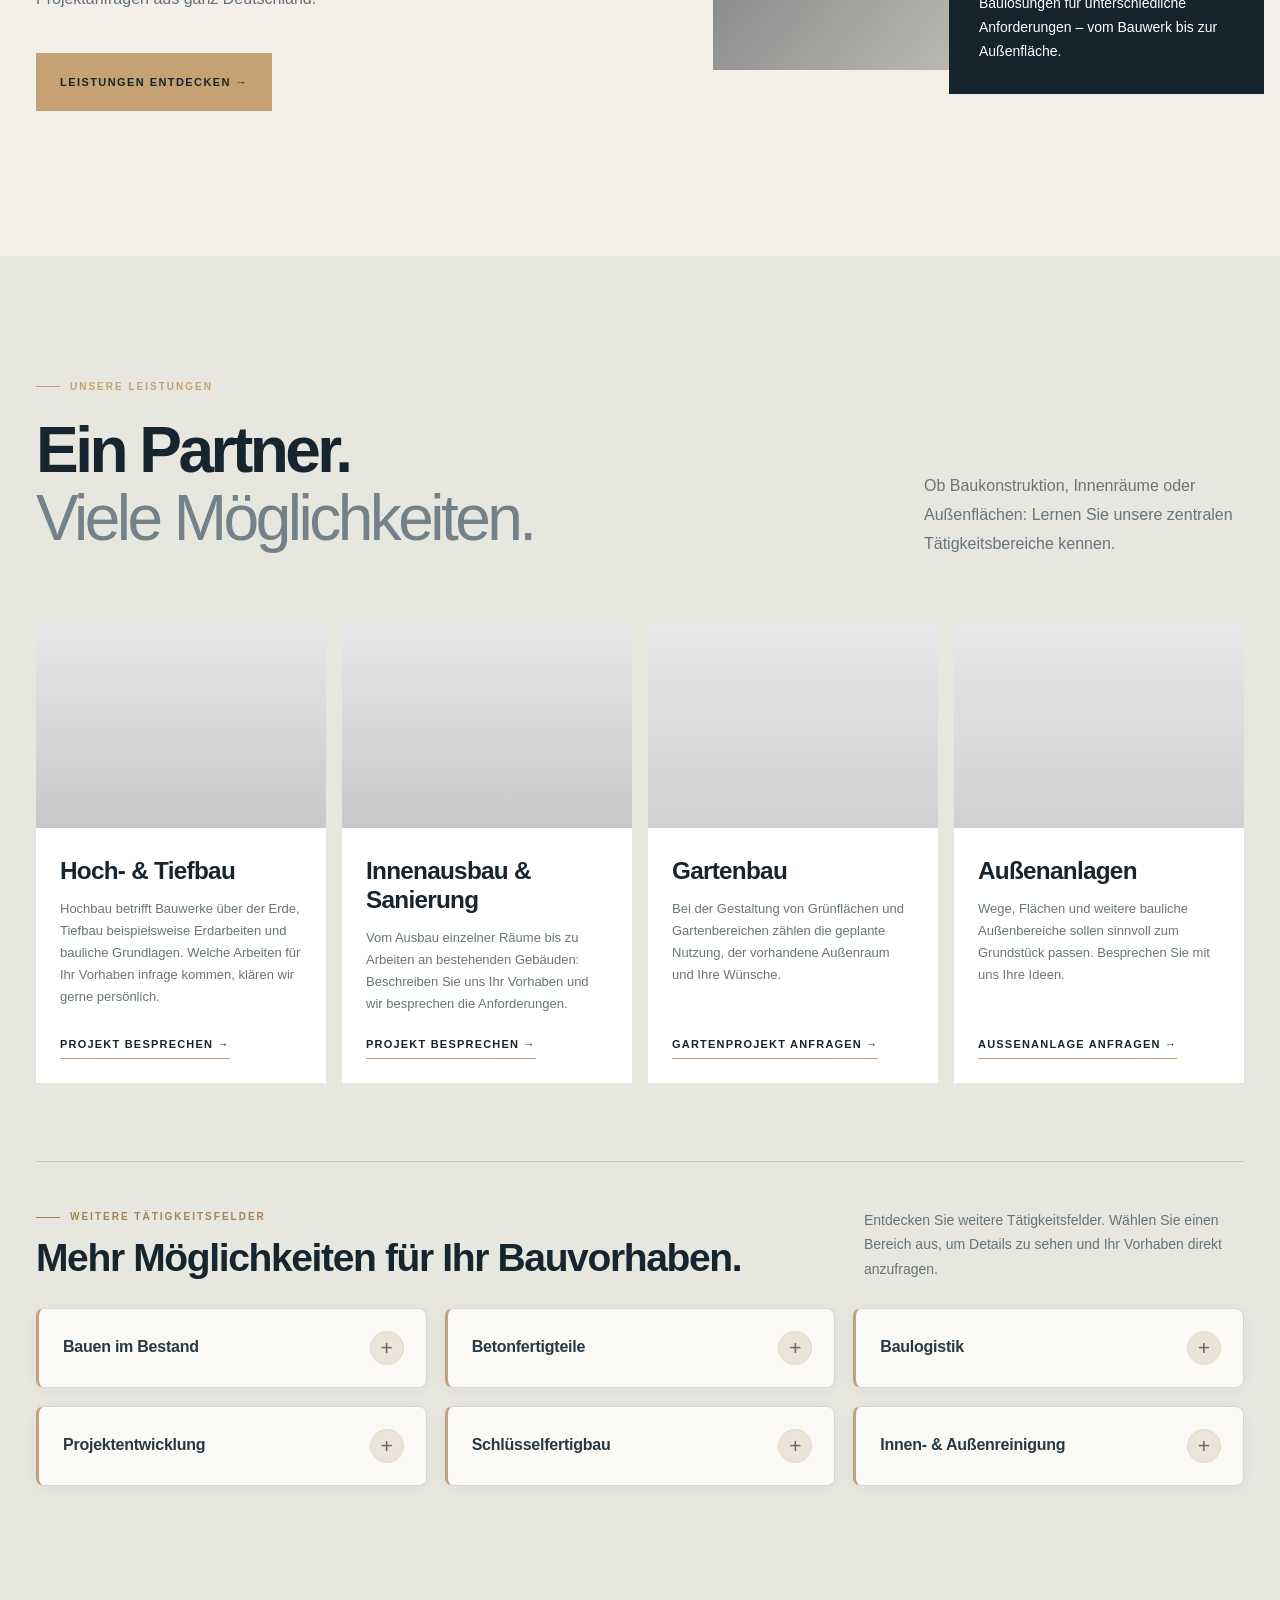
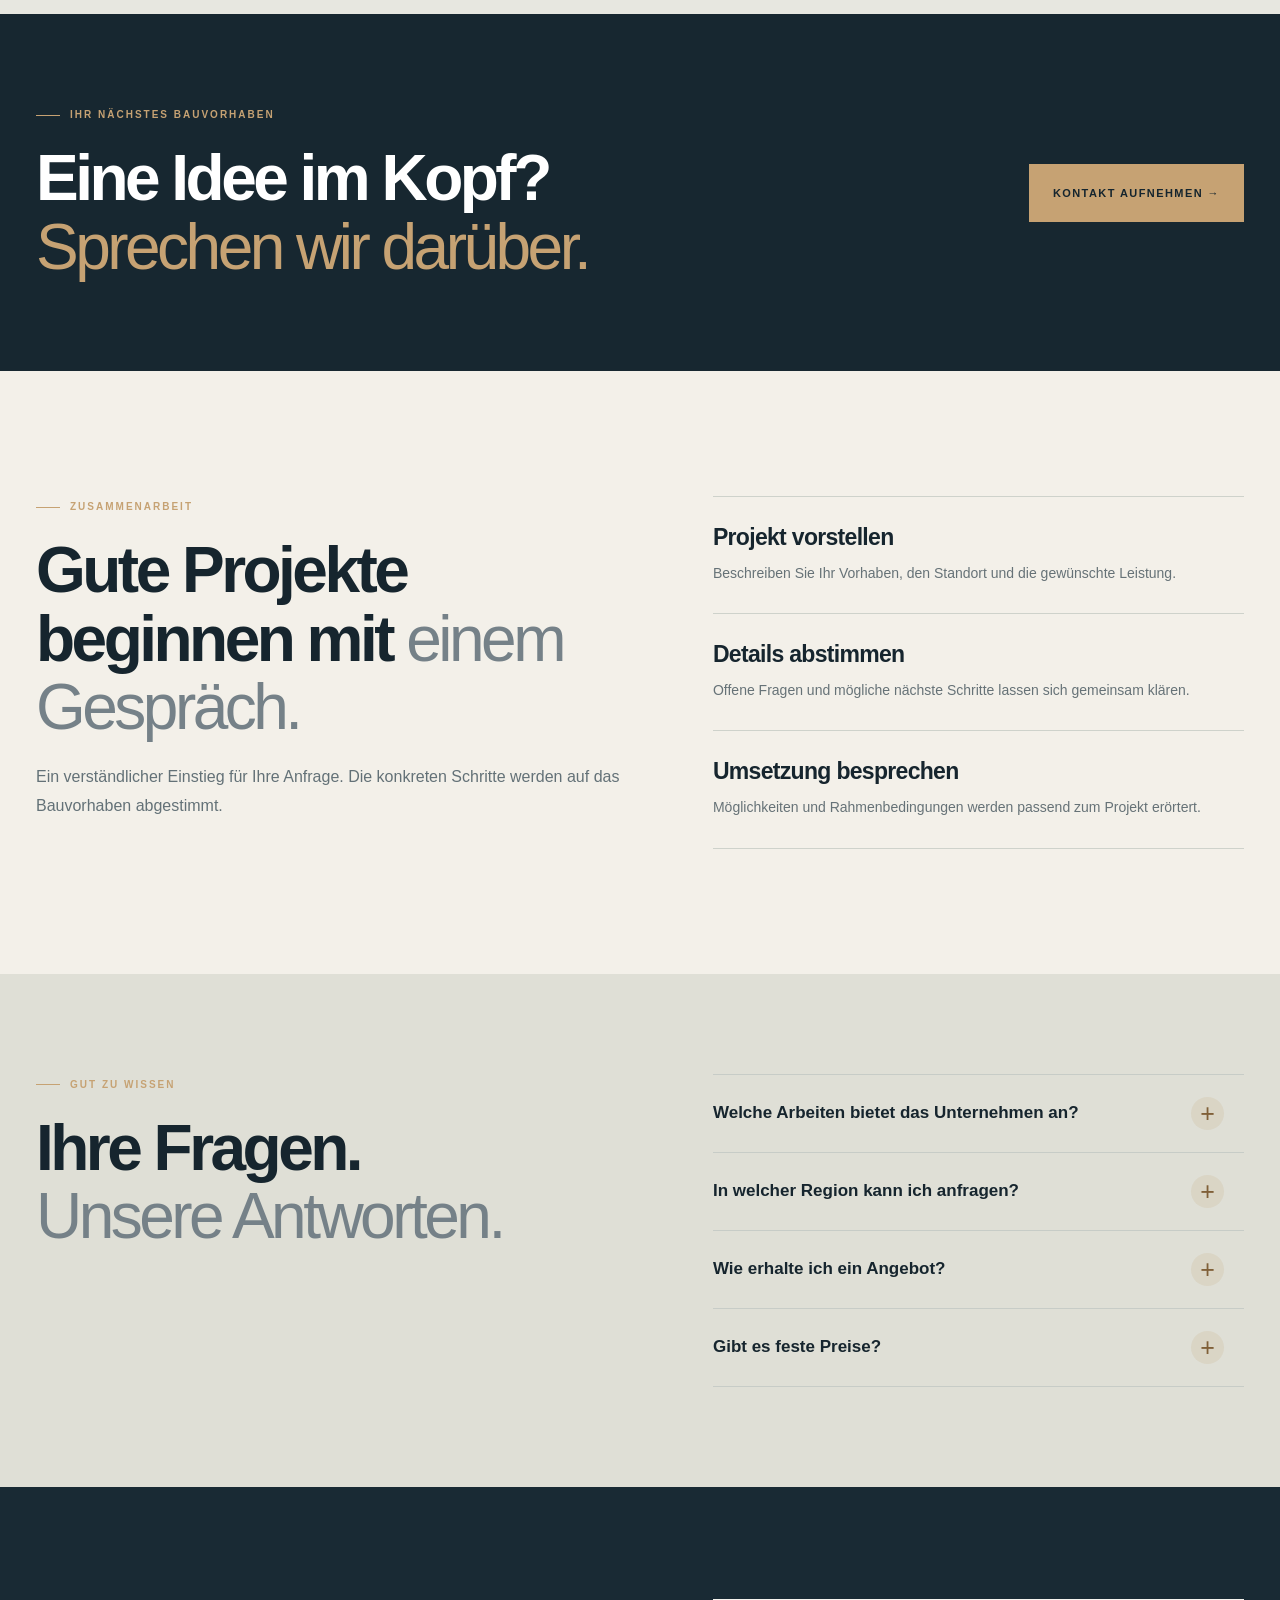
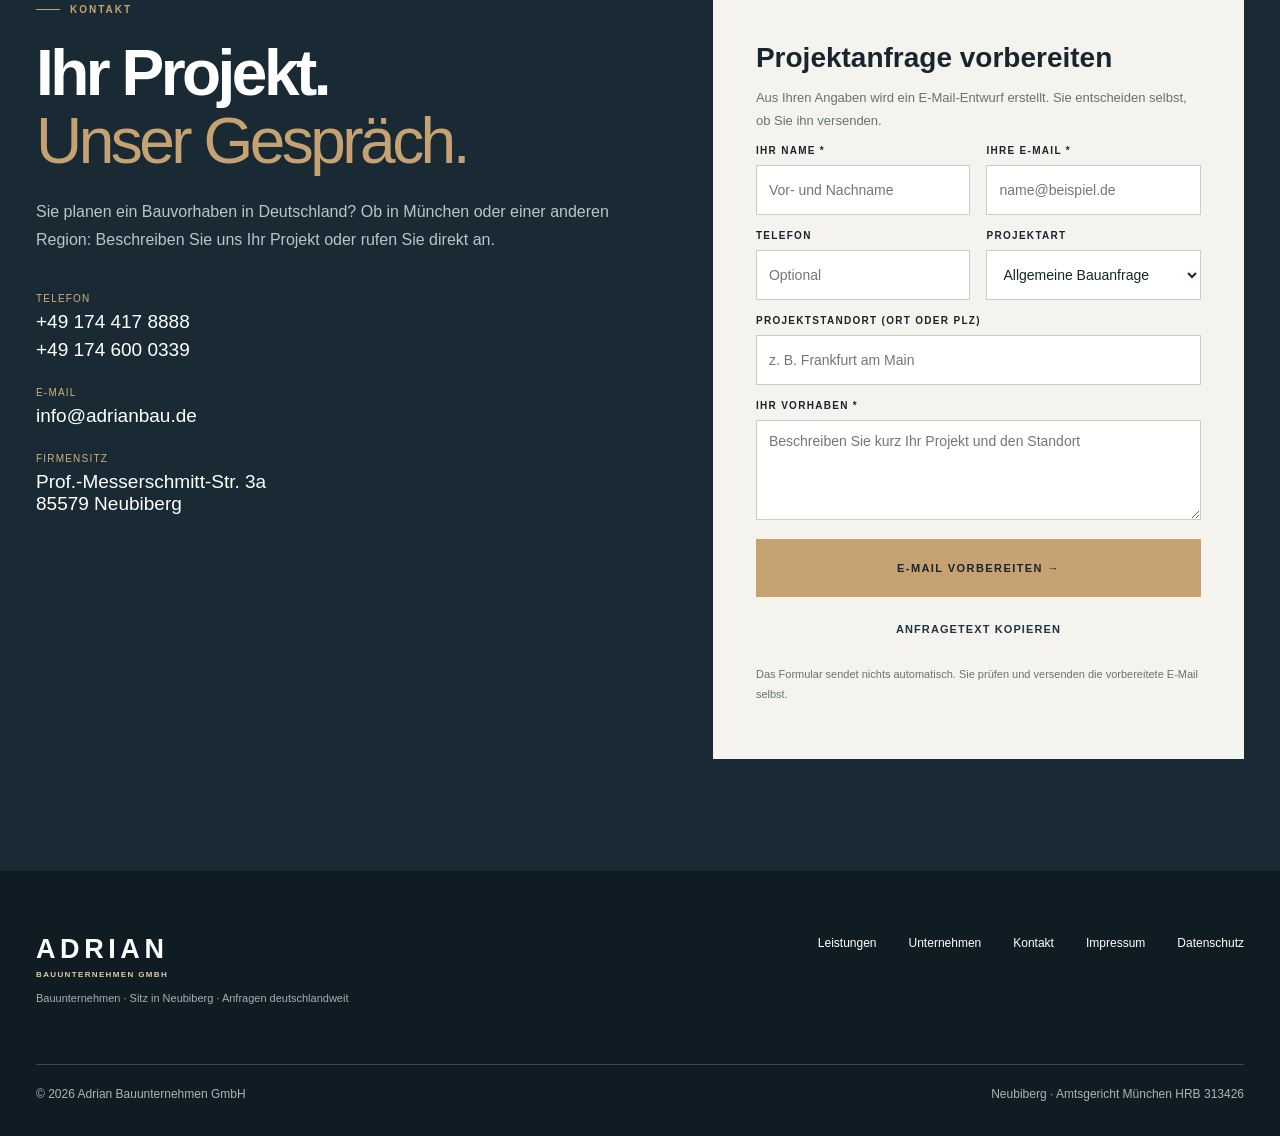
<file: adrian-bau-demo/index.html>
<!doctype html>
<html lang="de"><head><meta charset="utf-8"><meta name="viewport" content="width=device-width,initial-scale=1">
<meta name="robots" content="noindex,nofollow"><meta name="theme-color" content="#17252d">
<title>Adrian Bauunternehmen GmbH | Bauarbeiten & Außenanlagen</title>
<meta name="description" content="Adrian Bauunternehmen GmbH in Neubiberg: Hoch- und Tiefbau, Innenausbau, Gartenbau und Außenanlagen. Projektanfragen aus ganz Deutschland willkommen.">
<meta property="og:type" content="website"><meta property="og:locale" content="de_DE"><meta property="og:title" content="Adrian Bauunternehmen GmbH | Bauarbeiten & Außenanlagen"><meta property="og:description" content="Hoch- und Tiefbau, Innenausbau, Gartenbau und Außenanlagen. Jetzt unverbindlich Ihr Vorhaben anfragen.">
<link rel="icon" type="image/svg+xml" href="data:image/svg+xml,%3Csvg xmlns='http://www.w3.org/2000/svg' viewBox='0 0 64 64'%3E%3Crect width='64' height='64' rx='12' fill='%23172730'/%3E%3Cpath d='M14 47 32 13 50 47M23 32h18' fill='none' stroke='%23d6b587' stroke-width='6' stroke-linecap='square'/%3E%3C/svg%3E">
<script data-refresh-scroll>
/* On browser reload, always restart at the top. Normal in-page anchor links still work. */
(function () {
  var navEntry = typeof performance.getEntriesByType === 'function'
    ? performance.getEntriesByType('navigation')[0] : null;
  var isReload = (navEntry && navEntry.type === 'reload') ||
    (performance.navigation && performance.navigation.type === 1);
  if (!isReload) return;
  if ('scrollRestoration' in history) history.scrollRestoration = 'manual';
  if (location.hash) history.replaceState(history.state, '', location.pathname + location.search);
  function resetScroll() {
    var root = document.documentElement;
    var oldBehavior = root.style.scrollBehavior;
    root.style.scrollBehavior = 'auto';
    window.scrollTo(0, 0);
    root.style.scrollBehavior = oldBehavior;
  }
  document.addEventListener('DOMContentLoaded', resetScroll, { once: true });
  window.addEventListener('pageshow', function () {
    resetScroll();
    requestAnimationFrame(resetScroll);
  }, { once: true });
})();
</script>
<style>
:root{--dark:#14232c;--dark2:#20323d;--accent:#c6a273;--soft:#f3f0e9;--txt:#16252e;--muted:#687579}*{box-sizing:border-box}html{scroll-behavior:smooth;scroll-padding-top:95px}body{margin:0;font-family:Arial,Helvetica,sans-serif;background:var(--soft);color:var(--txt);-webkit-font-smoothing:antialiased}a{text-decoration:none;color:inherit}button,input,textarea,select{font:inherit}.container{width:min(1220px,calc(100% - 72px));margin:auto}.overline{font-size:10px;letter-spacing:.2em;font-weight:800;text-transform:uppercase;color:var(--accent)}.overline:before{content:'';display:inline-block;width:24px;height:1px;background:currentColor;vertical-align:middle;margin-right:10px}h1,h2,h3,p{margin-top:0}h2{font-size:clamp(39px,5vw,66px);line-height:1.07;letter-spacing:-.055em;font-weight:600;margin:22px 0}h2 span{font-weight:300;color:#758188}p{line-height:1.8}.muted{color:#637177}.btn{display:inline-flex;align-items:center;justify-content:center;gap:24px;background:var(--accent);color:#15252e;min-height:58px;padding:0 24px;font-weight:800;text-transform:uppercase;font-size:11px;letter-spacing:.13em;transition:transform .2s,background .2s}.btn:hover{transform:translateY(-2px);background:#e0bd8b}.btn.secondary{color:#fff;background:transparent;border:1px solid #ffffff88}.btn.secondary:hover{background:#ffffff14}.header{position:absolute;top:0;left:0;right:0;color:#fff;z-index:10}.header-top{background:#0d1a22b7;border-bottom:1px solid #ffffff3e}.header-top .container{height:37px;display:flex;align-items:center;justify-content:space-between;font-size:10px;letter-spacing:.1em;text-transform:uppercase;color:#d2d9d8}.header-main{height:92px;border-bottom:1px solid #ffffff40;display:flex;align-items:center;justify-content:space-between}.brand{font-size:27px;letter-spacing:.17em;font-weight:800;line-height:1}.brand small{display:block;font-size:8px;letter-spacing:.17em;font-weight:700;color:#dcc9aa;margin-top:8px}.header nav{display:flex;align-items:center;gap:32px}.header nav a{font-size:11px;letter-spacing:.08em;text-transform:uppercase;font-weight:800}.header nav a:hover{color:#e3c397}.header .btn{min-height:45px;padding:0 18px}.menu-button{display:none;border:1px solid #ffffff75;background:transparent;color:white;width:44px;height:44px;font-size:25px}.hero{min-height:800px;height:100svh;max-height:1020px;position:relative;display:flex;align-items:center;color:#fff;background:#21313b;overflow:hidden}.hero-art{position:absolute;inset:0;background:linear-gradient(90deg,#0e1d26 0%,#101e27ed 39%,#16252ca0 68%,#16252c5d 100%),linear-gradient(0deg,#101c24df,transparent 52%),url('https://images.unsplash.com/photo-1487958449943-2429e8be8625?auto=format&fit=crop&w=1800&q=84') center/cover}.hero-art:after{content:'';position:absolute;inset:0;background:repeating-linear-gradient(90deg,#ffffff0b 0 1px,transparent 1px 14.2%)}.hero-main{position:relative;padding-top:135px}.hero h1{font-size:clamp(63px,8vw,113px);letter-spacing:-.067em;line-height:.97;font-weight:600;max-width:940px;margin:30px 0}.hero h1 em{font-style:normal;color:#dfbc8c}.hero p{font-size:17px;max-width:560px;color:#e1e5e2}.hero-buttons{display:flex;gap:12px;flex-wrap:wrap;margin-top:31px}.hero-bottom{position:absolute;bottom:0;left:0;right:0;border-top:1px solid #ffffff35}.hero-bottom .container{height:74px;display:flex;justify-content:space-between;align-items:center;font-size:10px;letter-spacing:.13em;color:#d4dbdb;text-transform:uppercase}.hero-bottom b{color:#e1bb88;font-weight:400}.strip{background:var(--accent)}.strip .container{min-height:68px;display:flex;align-items:center;justify-content:space-between;gap:14px}.strip span{font-size:11px;letter-spacing:.1em;font-weight:800;text-transform:uppercase}.strip i{font-style:normal;font-size:22px;opacity:.45}.about{padding:145px 0}.cols{display:grid;grid-template-columns:1.05fr .95fr;gap:90px;align-items:center}.about-copy>p{max-width:630px;color:#637077}.about-lead{font-size:20px;color:#33464e!important;margin:31px 0}.artframe{height:510px;background:linear-gradient(130deg,#1e2a32c2,#b7a38b30),url('https://images.unsplash.com/photo-1504307651254-35680f356dfd?auto=format&fit=crop&w=900&q=82') center/cover;position:relative}.artframe:before{content:'';position:absolute;width:170px;height:170px;top:-22px;left:-22px;border:1px solid var(--accent);z-index:-1}.artframe .tag{position:absolute;bottom:-24px;right:-20px;background:var(--dark);color:#fff;padding:30px;max-width:315px;font-size:14px;line-height:1.7}.artframe .tag b{display:block;color:#d7b280;letter-spacing:.17em;font-size:10px;margin-bottom:10px}.service-section{padding:120px 0 128px;background:#e7e7e0}.title-row{display:flex;align-items:end;justify-content:space-between;gap:70px;margin-bottom:48px}.title-row p{max-width:320px;color:#687479}.cards{display:grid;grid-template-columns:repeat(3,1fr);gap:20px}.card{background:#fff;overflow:hidden}.card .image{height:250px;background-size:cover;background-position:center;filter:saturate(.7)}.card:nth-child(1) .image{background-image:linear-gradient(#17242b1b,#17242b40),url('https://images.unsplash.com/photo-1487958449943-2429e8be8625?auto=format&fit=crop&w=900&q=80')}.card:nth-child(2) .image{background-image:linear-gradient(#17242b1b,#17242b40),url('https://images.unsplash.com/photo-1600585154340-be6161a56a0c?auto=format&fit=crop&w=900&q=80')}.card:nth-child(3) .image{background-image:linear-gradient(#17242b1b,#17242b40),url('https://images.unsplash.com/photo-1504307651254-35680f356dfd?auto=format&fit=crop&w=900&q=80')}.card .body{padding:30px}.card small{color:#ae8754;font-weight:800;letter-spacing:.15em}.card h3{font-size:25px;letter-spacing:-.03em;margin:18px 0 12px}.card p{font-size:14px;color:#68757a;min-height:90px}.card a{display:inline-block;border-bottom:1px solid var(--accent);font-size:11px;letter-spacing:.11em;text-transform:uppercase;font-weight:800;padding-bottom:8px}.others{display:flex;align-items:center;gap:18px;flex-wrap:wrap;border-top:1px solid #c7ccc7;margin-top:45px;padding-top:27px}.others strong{margin-right:16px}.others span{border:1px solid #c5cbc7;padding:10px 13px;font-size:11px}.callout{background:#172730;color:#fff;padding:90px 0}.callout-inner{display:flex;align-items:center;justify-content:space-between;gap:50px}.callout h2{margin-bottom:0}.callout h2 span{color:var(--accent)}.process{padding:125px 0}.process .cols{align-items:start}.steps>div{border-bottom:1px solid #ced2cb;display:flex;gap:32px;padding:27px 0}.steps>div:first-child{border-top:1px solid #ced2cb}.steps b{font-size:12px;color:#a07b50}.steps h3{font-size:23px;margin:0 0 10px;letter-spacing:-.03em}.steps p{font-size:14px;color:#667277;margin:0}.faq{background:#dfdfd6;padding:100px 0}.faq .cols{align-items:start}.faq details{border-bottom:1px solid #c7ccc7;padding:22px 0}.faq details:first-child{border-top:1px solid #c7ccc7}.faq summary{cursor:pointer;font-size:17px;font-weight:700;padding-right:20px;line-height:1.5}.faq details p{color:#616e74;font-size:14px;margin:17px 0 0}.contact{padding:112px 0;background:#192a34;color:#fff}.contact .cols{align-items:start}.contact p{color:#bbc5c6}.contactinfo{margin-top:38px;display:grid;gap:26px}.contactinfo small{display:block;color:#d0ae7f;text-transform:uppercase;letter-spacing:.12em;font-size:10px;margin-bottom:7px}.contactinfo a,.contactinfo strong{font-size:19px;font-weight:500}.formbox{background:#f5f3ee;color:#17252e;padding:43px}.formbox h3{font-size:28px;margin-bottom:12px}.formbox p{color:#667277;font-size:13px}.formgrid{display:grid;grid-template-columns:1fr 1fr;gap:16px}.field{margin-bottom:15px}.field label{display:block;font-size:10px;font-weight:800;letter-spacing:.13em;margin-bottom:9px}.field input,.field select,.field textarea{width:100%;border:1px solid #c8cfca;background:white;min-height:50px;padding:12px;font-size:14px;outline:0;color:#16262c}.field textarea{min-height:100px;resize:vertical}.field input:focus,.field select:focus,.field textarea:focus{border-color:#b18b5d}.formbox button{width:100%;border:0}.formbox .note{font-size:11px;margin-top:14px}.legal{padding:85px 0;background:#f2f0ea;border-bottom:1px solid #e0e0d9}.legal .legalcopy{max-width:870px;color:#4f5d64;font-size:14px}.legal h3{font-size:19px;margin:27px 0 12px}.legal p{margin-bottom:14px}.legal a{text-decoration:underline}.footer{padding:65px 0 35px;background:#101c23;color:#fff}.footer-row{display:flex;justify-content:space-between;gap:30px}.footer a:hover{color:var(--accent)}.footnav{display:flex;gap:32px;flex-wrap:wrap;font-size:12px}.footer-bottom{border-top:1px solid #3d4a4d;color:#a9b5b8;margin-top:60px;padding-top:22px;font-size:12px;display:flex;justify-content:space-between;gap:25px}.concept{display:block;margin-top:13px;color:#a6b0b0;font-size:11px}.mobcall{display:none}
@media(max-width:1000px){.container{width:calc(100% - 48px)}.header nav{gap:15px}.header nav a{font-size:10px}.header .btn{display:none}.cols{gap:45px}.cards{gap:12px}.card .body{padding:22px}}
@media(max-width:760px){.header-main{height:75px}.header nav{position:fixed;inset:0;background:#15252e;flex-direction:column;align-items:stretch;justify-content:flex-start;padding:110px 30px;gap:0;transform:translateX(100%);transition:transform .24s;z-index:2}.header nav.open{transform:translateX(0)}.header nav a{font-size:21px;border-bottom:1px solid #ffffff33;padding:21px 0}.brand{position:relative;z-index:3}.menu-button{display:block;position:relative;z-index:3}.hero{height:auto;min-height:735px}.hero-main{padding:195px 0 135px}.hero h1{font-size:clamp(58px,9vw,78px)}.hero-art{background-position:58% center}.cols{grid-template-columns:1fr}.about{padding:85px 0 115px}.about .artframe{height:400px}.title-row{display:block}.title-row p{max-width:600px}.cards{grid-template-columns:1fr 1fr}.cards .card:last-child{grid-column:span 2}.card p{min-height:0}.callout-inner{align-items:start;flex-direction:column}.process{padding:90px 0}.faq{padding:85px 0}.contact{padding:85px 0}.footer-row{flex-direction:column}}
@media(max-width:530px){.container{width:calc(100% - 36px)}.header-top .container span:last-child{display:none}.header-top .container{height:32px}.brand{font-size:22px}.brand small{font-size:7px}.hero{min-height:725px}.hero-main{padding-top:176px}.hero h1{font-size:clamp(51px,12vw,66px)}.hero p{font-size:15px}.hero-buttons .btn{min-height:52px;flex:1;font-size:10px;padding:0 12px}.hero-bottom .container{height:65px}.strip .container{flex-wrap:wrap;justify-content:center;padding:18px 0;gap:15px}.strip span{font-size:9px}.strip span:nth-of-type(n+3),.strip i{display:none}h2{font-size:clamp(38px,10vw,51px)}.about{padding:78px 0 95px}.about-lead{font-size:18px}.about .artframe{height:320px}.artframe .tag{right:-4px;padding:21px}.service-section{padding:75px 0}.cards{grid-template-columns:1fr}.cards .card:last-child{grid-column:span 1}.card .image{height:230px}.callout{padding:70px 0}.process{padding:75px 0}.faq{padding:75px 0}.contact{padding:75px 0 0}.formbox{margin:0 -18px;padding:28px 18px 40px}.formgrid{grid-template-columns:1fr;gap:0}.footer{padding-bottom:95px}.footnav{gap:16px}.footer-bottom{display:block;line-height:1.9}.mobcall{display:flex;position:fixed;bottom:14px;left:15px;right:15px;z-index:9;background:var(--accent);color:#15252e;align-items:center;justify-content:center;min-height:48px;font-size:11px;font-weight:800;letter-spacing:.12em;text-transform:uppercase;box-shadow:0 7px 25px #0004}}
@media(prefers-reduced-motion:reduce){*,*:before,*:after{transition:none!important}html{scroll-behavior:auto}}

/* Adrian Bauunternehmen – interaktive Leistungsübersicht, Version 02 */
.strip .container{min-height:74px;display:grid;grid-template-columns:repeat(4,minmax(0,1fr));align-items:stretch;gap:0}
.strip .container>a{display:flex;align-items:center;justify-content:space-between;gap:8px;padding:18px 20px;border-right:1px solid #17252e32;color:#17252e;font-size:11px;font-weight:800;letter-spacing:.07em;text-transform:uppercase;transition:background .2s,transform .2s}
.strip .container>a:last-child{border-right:0}
.strip .container>a span{font-size:17px;line-height:1;transition:transform .2s}
.strip .container>a:hover,.strip .container>a:focus-visible{background:#f2d2a5}
.strip .container>a:hover span{transform:translate(2px,-2px)}
.strip .container>a:focus-visible,.extra-item summary:focus-visible{outline:3px solid #15252e;outline-offset:-4px}
.cards{grid-template-columns:repeat(4,minmax(0,1fr));gap:16px}
.card{display:flex;flex-direction:column;scroll-margin-top:115px;transition:box-shadow .25s,transform .25s}
.card:hover{box-shadow:0 16px 34px #1b2c301c;transform:translateY(-3px)}
.card:target{outline:none;outline-offset:0}
.card .image{height:205px;flex:none}
.card .body{display:flex;flex-direction:column;flex:1;padding:24px}
.card .body h3{font-size:clamp(19px,1.9vw,25px);margin:4px 0 13px;line-height:1.2}
.card .body p{font-size:13px;line-height:1.7;min-height:0;flex:1;margin-bottom:23px}
.card .body a{margin-top:auto;align-self:flex-start}
.card:nth-child(3) .image{background-image:linear-gradient(#17242b1b,#17242b36),url('https://images.unsplash.com/photo-1416879595882-3373a0480b5b?auto=format&fit=crop&w=850&q=80')}
.card:nth-child(4) .image{background-image:linear-gradient(#17242b1b,#17242b36),url('https://images.unsplash.com/photo-1761637822930-fb1c1a3df94d?auto=format&fit=crop&w=850&q=80')}
.others{display:block;margin-top:78px;padding-top:44px;border-top:1px solid #c5cbc5}
.others-heading{display:flex;align-items:end;justify-content:space-between;gap:25px;margin-bottom:27px}
.others-heading h3{font-size:clamp(26px,3.2vw,39px);line-height:1.15;letter-spacing:-.035em;margin:12px 0 0;font-weight:600}
.others-heading p{max-width:380px;margin:0;color:#657478;font-size:14px;line-height:1.75}
.more-grid{display:grid;grid-template-columns:repeat(3,minmax(0,1fr));gap:14px}
.extra-item{min-width:0;background:#fbfaf7;border:1px solid #d7d9d2;border-radius:2px;align-self:start;transition:border-color .2s,box-shadow .2s}
.extra-item[open]{border-color:#c6a273;box-shadow:0 12px 26px #25343b0d}
.extra-item summary{list-style:none;cursor:pointer;display:flex;justify-content:space-between;align-items:center;gap:14px;min-height:82px;padding:20px 22px;font-size:16px;line-height:1.3;font-weight:700}
.extra-item summary::-webkit-details-marker{display:none}
.extra-item summary:hover{background:#f2eee5}
.extra-item .expand-icon{display:grid;place-items:center;width:29px;height:29px;flex:none;border:1px solid #bdc5c0;color:#846440;font-size:20px;font-weight:400;line-height:1;transition:transform .2s}
.extra-item[open] .expand-icon{transform:rotate(45deg);border-color:#c6a273}
.extra-body{padding:0 22px 25px}
.extra-body p{font-size:14px;color:#657378;line-height:1.7;margin:0 0 19px}
.extra-body a{font-size:11px;text-transform:uppercase;font-weight:800;letter-spacing:.08em;border-bottom:1px solid #c6a273;padding-bottom:7px}
.extra-body a:hover{color:#94652e}
@media(max-width:1100px){.cards{grid-template-columns:repeat(2,minmax(0,1fr))}.card .image{height:245px}.more-grid{grid-template-columns:repeat(2,minmax(0,1fr))}.strip .container>a{padding:16px 12px;font-size:10px}}
@media(max-width:760px){.others-heading{align-items:start;flex-direction:column;gap:12px}.others-heading p{max-width:650px}.cards .card:last-child{grid-column:auto}.strip .container{grid-template-columns:repeat(2,minmax(0,1fr));gap:0;padding:0}.strip .container>a{min-height:60px;padding:13px 17px;font-size:11px;border-right:1px solid #17252e22;border-bottom:1px solid #17252e22}.strip .container>a:nth-child(2n){border-right:none}.strip .container>a:nth-last-child(-n+2){border-bottom:none}}
@media(max-width:530px){.cards{grid-template-columns:1fr}.cards .card:last-child{grid-column:auto}.card .image{height:225px}.more-grid{grid-template-columns:1fr}.others{margin-top:52px;padding-top:34px}.extra-item summary{min-height:70px}.strip .container{display:grid;justify-content:stretch;padding:0}.strip .container>a{font-size:10px;letter-spacing:.035em;padding:14px 11px}.mobcall{bottom:max(14px,env(safe-area-inset-bottom))}}
/* Remove unused numbering columns in workflow steps */.steps>div{gap:0}
/* Subtle construction palette accents for supporting service grid */
.others-heading .overline{color:#a58253}
.extra-item{position:relative;overflow:hidden;background:#fbfaf7;border:1px solid #d5d4cb;border-top:3px solid #bfa07b;box-shadow:0 4px 12px #24343a08}
.extra-item:nth-child(3n+2){border-top-color:#7d9391;background:#f7faf9}
.extra-item:nth-child(3n){border-top-color:#9caa9d;background:#f8faf6}
.extra-item summary{position:relative;padding:19px 24px 19px 27px;min-height:90px;transition:background .2s}
.extra-item summary:before{content:'';display:block;position:absolute;left:0;top:0;bottom:0;width:4px;background:#c3a177;opacity:.55}
.extra-item:nth-child(3n+2) summary:before{background:#7d9391}
.extra-item:nth-child(3n) summary:before{background:#9caa9d}
.extra-item summary>span:first-child{font-size:16px;letter-spacing:-.01em;color:#273b43}
.extra-item .expand-icon{border-radius:50%;background:#eee7da;color:#7c603f;border:0;width:35px;height:35px;font-size:23px}
.extra-item:nth-child(3n+2) .expand-icon{background:#e1ebea;color:#4a706d}
.extra-item:nth-child(3n) .expand-icon{background:#e8eee5;color:#5c7461}
.extra-item[open]{box-shadow:0 15px 28px #14232c14}
.extra-item .extra-body{padding:1px 25px 27px 27px}
.extra-item .extra-body p{color:#506168;font-size:14px;line-height:1.75}
.extra-item .extra-body a{color:#6b563c}
.faq details{transition:background .2s}
.faq details[open]{background:#ffffff3c;padding-left:15px;padding-right:15px}
.faq details p a{color:#685033;text-decoration:underline;text-underline-offset:3px}
@media(max-width:530px){.extra-item summary{min-height:75px;padding:16px 17px 16px 20px}.extra-item .extra-body{padding:0 20px 22px}.faq details[open]{padding-left:10px;padding-right:10px}}

/* Refine nested accents and FAQ details */
.others span{border:0;padding:0}
.others-heading .overline{display:inline-block;font-size:10px;letter-spacing:.2em;font-weight:800}
.extra-item summary>span:first-child{display:inline;border:0;padding:0;line-height:1.4}
.extra-item .expand-icon{padding:0;border:0;display:grid;border-radius:50%}
.faq summary{list-style:none;display:flex;align-items:center;justify-content:space-between;gap:18px;cursor:pointer}
.faq summary::-webkit-details-marker{display:none}
.faq summary::after{content:'+';display:grid;place-items:center;width:33px;height:33px;border-radius:50%;flex:none;background:#c9b28d3d;color:#806038;font-weight:400;font-size:25px;line-height:1}
.faq details[open] summary::after{content:'−';background:#b995633d}
.faq summary:focus-visible{outline:2px solid #b99563;outline-offset:5px}
.faq details p{max-width:720px}

/* Cohesive, calm service-card refinement */
.more-grid{gap:18px;align-items:start}
.more-grid .extra-item,
.more-grid .extra-item:nth-child(3n+2),
.more-grid .extra-item:nth-child(3n){
  background:#faf9f6;
  border:1px solid #d7d6cf;
  border-left:3px solid #bca47f;
  border-radius:8px;
  box-shadow:0 3px 15px rgba(25,41,47,.045);
  overflow:hidden;
  transition:border-color .2s ease,box-shadow .2s ease,background-color .2s ease;
}
.more-grid .extra-item:hover{
  border-color:#c3b8a7;
  border-left-color:#aa8b5e;
  box-shadow:0 7px 20px rgba(25,41,47,.075);
}
.more-grid .extra-item[open],
.more-grid .extra-item[open]:hover{
  background:#f1eee7;
  border-color:#c9c1b5;
  border-left-color:#a98b61;
  box-shadow:0 10px 23px rgba(25,41,47,.075);
}
.more-grid .extra-item summary{
  min-height:78px;
  padding:18px 22px 18px 24px;
  background:transparent;
  border-bottom:1px solid transparent;
  border-radius:0;
  transition:none;
}
.more-grid .extra-item[open] summary{
  border-bottom-color:rgba(85,91,82,.13);
}
.more-grid .extra-item summary:hover,
.more-grid .extra-item[open] summary:hover{
  background:transparent;
}
.more-grid .extra-item summary:before{content:none;display:none}
.more-grid .extra-item summary>span:first-child{
  font-size:16px;
  font-weight:700;
  letter-spacing:-.015em;
  color:#283943;
  line-height:1.4;
}
.more-grid .extra-item .expand-icon,
.more-grid .extra-item:nth-child(3n+2) .expand-icon,
.more-grid .extra-item:nth-child(3n) .expand-icon{
  display:grid;
  place-items:center;
  width:34px;
  height:34px;
  min-width:34px;
  border:1px solid #e1d8c9;
  border-radius:50%;
  background:#eae4d9;
  color:#6c655d;
  font-size:21px;
  font-weight:400;
  padding:0;
  line-height:1;
  transition:transform .2s ease,background-color .2s ease;
}
.more-grid .extra-item[open] .expand-icon{
  background:#e3d7c5;
  color:#4c4b48;
}
.more-grid .extra-item .extra-body{
  background:transparent;
  padding:22px 25px 26px 24px;
}
.more-grid .extra-item .extra-body p{
  margin:0 0 20px;
  color:#4b5960;
  font-size:14px;
  line-height:1.72;
}
.more-grid .extra-item .extra-body a{
  color:#5e503f;
  border-bottom-color:#ad926c;
  font-weight:800;
}
.more-grid .extra-item .extra-body a:hover{color:#293e49}
@media(max-width:760px){
  .more-grid{gap:14px}
  .more-grid .extra-item summary{min-height:72px;padding:16px 18px 16px 20px}
  .more-grid .extra-item .extra-body{padding:18px 20px 24px}
}
@media(prefers-reduced-motion:reduce){
  .more-grid .extra-item,.more-grid .extra-item .expand-icon{transition:none}
}

/* Quality assurance: accessible actions, calmer mobile layout */
.skip-link{position:absolute;top:-80px;left:14px;z-index:200;background:#fff;color:#172730;padding:12px 18px;border-radius:3px;font-size:14px;font-weight:700}
.skip-link:focus{top:12px;outline:3px solid #d6b587}
.discover-link{color:#edf0ef;display:inline-flex;align-items:center;gap:10px;min-height:44px;text-decoration:none}
.discover-link:hover,.discover-link:focus-visible{color:#e9c18b}
.discover-link span{font-size:18px;line-height:1}
.copy-request{display:block;width:100%;min-height:44px;margin-top:10px;border:1px solid #b2b5ae;background:transparent;color:#20343e;cursor:pointer;font-size:11px;font-weight:800;letter-spacing:.1em;text-transform:uppercase}
.copy-request:hover,.copy-request:focus-visible{background:#e9e7df;border-color:#a58960}
.field input:focus-visible,.field textarea:focus-visible,.field select:focus-visible,.btn:focus-visible,.card a:focus-visible{outline:2px solid #b88c55;outline-offset:2px}
@media(max-width:760px){
  body.nav-open{overflow:hidden}
  .header nav{visibility:hidden;pointer-events:none;opacity:0;transition:transform .24s,opacity .24s,visibility .24s}
  .header nav.open{visibility:visible;pointer-events:auto;opacity:1}
}
@media(max-width:530px){
  .mobcall{left:auto;right:16px;width:auto;min-height:46px;max-width:calc(100% - 32px);padding:0 22px;border-radius:30px;font-size:10px;box-shadow:0 8px 22px #10212b3d}
  .footer{padding-bottom:105px}
  .hero-bottom .container{gap:10px}
  .hero-bottom .container>span{max-width:65%}
  .discover-link{font-size:9px;letter-spacing:.07em;white-space:nowrap}
}
@media(prefers-reduced-motion:reduce){
  .header nav{transition:none}
}
</style></head><body>
<a class="skip-link" href="#hauptinhalt">Zum Inhalt springen</a>
<header class="header"><div class="header-top"><div class="container"><span>Bauunternehmen · Deutschlandweite Anfragen</span><span>Kontakt: +49 174 417 8888</span></div></div><div class="container header-main"><a class="brand" href="#start">ADRIAN<small>BAUUNTERNEHMEN GMBH</small></a><nav id="nav" aria-label="Hauptnavigation"><a href="#leistungen">Leistungen</a><a href="#unternehmen">Unternehmen</a><a href="#ablauf">Zusammenarbeit</a><a href="#fragen">FAQ</a><a href="#kontakt">Kontakt</a></nav><a class="btn" href="#kontakt">Projekt anfragen →</a><button class="menu-button" id="menu" aria-label="Menü öffnen" aria-expanded="false" aria-controls="nav">☰</button></div></header>
<main id="hauptinhalt"><section class="hero" id="start"><div class="hero-art" aria-hidden="true"></div><div class="container hero-main"><span class="overline">Adrian Bauunternehmen GmbH · Neubiberg</span><h1>Wir bauen.<br>Mit <em>Weitblick.</em></h1><p>Hochbau, Tiefbau, Innenausbau und Außenanlagen. Wir begleiten Ihr Bauvorhaben mit Blick für das Wesentliche – von der ersten Anfrage bis zur Umsetzung.</p><div class="hero-buttons"><a href="#kontakt" class="btn">Projekt jetzt anfragen →</a><a href="#leistungen" class="btn secondary">Leistungen entdecken →</a></div></div><div class="hero-bottom"><div class="container"><span><b>+</b> Sitz in Neubiberg · Anfragen bundesweit</span><a class="discover-link" href="#unternehmen">Weiter entdecken <span aria-hidden="true">↓</span></a></div></div></section>
<div class="strip" aria-label="Leistungsbereiche"><div class="container"><a href="#hoch-tiefbau" aria-label="Mehr über Hochbau und Tiefbau erfahren">Hochbau &amp; Tiefbau <span aria-hidden="true">→</span></a><a href="#innenausbau" aria-label="Mehr über Innenausbau erfahren">Innenausbau <span aria-hidden="true">→</span></a><a href="#gartenbau" aria-label="Mehr über Gartenbau erfahren">Gartenbau <span aria-hidden="true">→</span></a><a href="#aussenanlagen" aria-label="Mehr über Außenanlagen erfahren">Außenanlagen <span aria-hidden="true">→</span></a></div></div>
<section class="about" id="unternehmen"><div class="container cols"><div class="about-copy"><span class="overline">Das Unternehmen</span><h2>Bauen heißt,<br>Verantwortung <span>übernehmen.</span></h2><p class="about-lead">Jedes Bauvorhaben beginnt mit einer Idee. Entscheidend ist, daraus eine durchdachte Lösung zu machen.</p><p>Die Adrian Bauunternehmen GmbH mit Sitz in Neubiberg ist im Hoch- und Tiefbau tätig. Hinzu kommen Innenausbau, Gartenbau, die Errichtung von Außenanlagen sowie die Reinigung von Innen- und Außenanlagen. Wir freuen uns über Projektanfragen aus ganz Deutschland.</p><a href="#leistungen" class="btn" style="margin-top:23px">Leistungen entdecken →</a></div><div class="artframe" role="img" aria-label="Symbolbild aus der Bauwirtschaft, kein Referenzprojekt"><div class="tag"><b>UNSER LEISTUNGSSPEKTRUM</b>Baulösungen für unterschiedliche Anforderungen – vom Bauwerk bis zur Außenfläche.</div></div></div></section>
<section class="service-section" id="leistungen"><div class="container"><span class="overline">Unsere Leistungen</span><div class="title-row"><h2>Ein Partner.<br><span>Viele Möglichkeiten.</span></h2><p>Ob Baukonstruktion, Innenräume oder Außenflächen: Lernen Sie unsere zentralen Tätigkeitsbereiche kennen.</p></div><div class="cards">
<article class="card" id="hoch-tiefbau"><div class="image" role="img" aria-label="Symbolbild moderner Architektur, kein Referenzprojekt"></div><div class="body"><h3>Hoch- &amp; Tiefbau</h3><p>Hochbau betrifft Bauwerke über der Erde, Tiefbau beispielsweise Erdarbeiten und bauliche Grundlagen. Welche Arbeiten für Ihr Vorhaben infrage kommen, klären wir gerne persönlich.</p><a href="#kontakt" data-project="Hoch- und Tiefbau">Projekt besprechen →</a></div></article>
<article class="card" id="innenausbau"><div class="image" role="img" aria-label="Symbolbild eines Gebäudes, kein Referenzprojekt"></div><div class="body"><h3>Innenausbau &amp; Sanierung</h3><p>Vom Ausbau einzelner Räume bis zu Arbeiten an bestehenden Gebäuden: Beschreiben Sie uns Ihr Vorhaben und wir besprechen die Anforderungen.</p><a href="#kontakt" data-project="Innenausbau / Sanierung">Projekt besprechen →</a></div></article>
<article class="card" id="gartenbau"><div class="image" role="img" aria-label="Symbolbild einer Gartenanlage, kein Referenzprojekt"></div><div class="body"><h3>Gartenbau</h3><p>Bei der Gestaltung von Grünflächen und Gartenbereichen zählen die geplante Nutzung, der vorhandene Außenraum und Ihre Wünsche.</p><a href="#kontakt" data-project="Gartenbau">Gartenprojekt anfragen →</a></div></article>
<article class="card" id="aussenanlagen"><div class="image" role="img" aria-label="Symbolbild einer Außenanlage, kein Referenzprojekt"></div><div class="body"><h3>Außenanlagen</h3><p>Wege, Flächen und weitere bauliche Außenbereiche sollen sinnvoll zum Grundstück passen. Besprechen Sie mit uns Ihre Ideen.</p><a href="#kontakt" data-project="Außenanlagen">Außenanlage anfragen →</a></div></article></div><div class="others" id="weitere-leistungen"><div class="others-heading"><div><span class="overline">Weitere Tätigkeitsfelder</span><h3>Mehr Möglichkeiten für Ihr Bauvorhaben.</h3></div><p>Entdecken Sie weitere Tätigkeitsfelder. Wählen Sie einen Bereich aus, um Details zu sehen und Ihr Vorhaben direkt anzufragen.</p></div><div class="more-grid">
<details class="extra-item"><summary><span>Bauen im Bestand</span><span class="expand-icon" aria-hidden="true">+</span></summary><div class="extra-body"><p>Bauliche Anpassungen an vorhandenen Gebäuden – unter Berücksichtigung des Bestands und der konkreten Anforderungen.</p><a href="#kontakt" data-project="Bauen im Bestand">Vorhaben anfragen →</a></div></details>
<details class="extra-item"><summary><span>Betonfertigteile</span><span class="expand-icon" aria-hidden="true">+</span></summary><div class="extra-body"><p>Vorgefertigte Betonelemente können Bestandteil einer Bauplanung sein. Ob dies zu Ihrem Projekt passt, lässt sich anhand der Anforderungen besprechen.</p><a href="#kontakt" data-project="Betonfertigteile">Projekt besprechen →</a></div></details>
<details class="extra-item"><summary><span>Baulogistik</span><span class="expand-icon" aria-hidden="true">+</span></summary><div class="extra-body"><p>Fragen rund um Materialanlieferung, Transportwege und die Organisation von Baustellenabläufen.</p><a href="#kontakt" data-project="Baulogistik">Anfrage stellen →</a></div></details>
<details class="extra-item"><summary><span>Projektentwicklung</span><span class="expand-icon" aria-hidden="true">+</span></summary><div class="extra-body"><p>Von einer ersten Bauidee zu konkreten Projektanforderungen: Sprechen Sie über Umfang, Rahmenbedingungen und nächste Schritte.</p><a href="#kontakt" data-project="Projektentwicklung">Idee besprechen →</a></div></details>
<details class="extra-item"><summary><span>Schlüsselfertigbau</span><span class="expand-icon" aria-hidden="true">+</span></summary><div class="extra-body"><p>Sie wünschen sich eine abgestimmte Umsetzung mehrerer Bauleistungen? Fragen Sie den möglichen Leistungsumfang für Ihr Projekt individuell an.</p><a href="#kontakt" data-project="Schlüsselfertigbau">Bauvorhaben anfragen →</a></div></details>
<details class="extra-item"><summary><span>Innen- &amp; Außenreinigung</span><span class="expand-icon" aria-hidden="true">+</span></summary><div class="extra-body"><p>Die Reinigung von Innen- und Außenanlagen ist Bestandteil des eingetragenen Unternehmensgegenstands.</p><a href="#kontakt" data-project="Innen- und Außenreinigung">Reinigung anfragen →</a></div></details>
</div></div></div></section>
<section class="callout"><div class="container callout-inner"><div><span class="overline">Ihr nächstes Bauvorhaben</span><h2>Eine Idee im Kopf?<br><span>Sprechen wir darüber.</span></h2></div><a href="#kontakt" class="btn">Kontakt aufnehmen →</a></div></section>
<section class="process" id="ablauf"><div class="container cols"><div><span class="overline">Zusammenarbeit</span><h2>Gute Projekte beginnen mit <span>einem Gespräch.</span></h2><p class="muted">Ein verständlicher Einstieg für Ihre Anfrage. Die konkreten Schritte werden auf das Bauvorhaben abgestimmt.</p></div><div class="steps"><div><div><h3>Projekt vorstellen</h3><p>Beschreiben Sie Ihr Vorhaben, den Standort und die gewünschte Leistung.</p></div></div><div><div><h3>Details abstimmen</h3><p>Offene Fragen und mögliche nächste Schritte lassen sich gemeinsam klären.</p></div></div><div><div><h3>Umsetzung besprechen</h3><p>Möglichkeiten und Rahmenbedingungen werden passend zum Projekt erörtert.</p></div></div></div></div></section>
<section class="faq" id="fragen"><div class="container cols"><div><span class="overline">Gut zu wissen</span><h2>Ihre Fragen.<br><span>Unsere Antworten.</span></h2></div><div>
<details><summary>Welche Arbeiten bietet das Unternehmen an?</summary><p>Unsere Leistungsbereiche umfassen Hoch- und Tiefbau, Innenausbau, Gartenbau, die Errichtung von Außenanlagen sowie die Reinigung von Innen- und Außenanlagen. Weitere Tätigkeitsfelder wie Bauen im Bestand, Betonfertigteile, Baulogistik, Projektentwicklung und Schlüsselfertigbau können Sie individuell anfragen. Welche Leistungen sich für Ihr Vorhaben eignen, klären wir im persönlichen Gespräch.</p></details>
<details><summary>In welcher Region kann ich anfragen?</summary><p>Sie können Ihr Bauvorhaben aus ganz Deutschland bei uns anfragen. Unser Firmensitz ist in Neubiberg bei München. Ob und in welchem Umfang wir Ihr Projekt vor Ort übernehmen können, stimmen wir anhand des Standorts und der Anforderungen individuell mit Ihnen ab.</p></details>
<details><summary>Wie erhalte ich ein Angebot?</summary><p>Kontaktieren Sie uns unter <a href="tel:+491744178888">+49 174 417 8888</a> oder per E-Mail an <a href="mailto:info@adrianbau.de">info@adrianbau.de</a>. Teilen Sie uns bitte den Projektstandort, die gewünschte Leistung und eine kurze Beschreibung mit. Alternativ können Sie unten eine Projektanfrage als E-Mail vorbereiten. Auf dieser Grundlage besprechen wir die nächsten Schritte und die Angebotserstellung.</p></details>
<details><summary>Gibt es feste Preise?</summary><p>Nein, einen allgemeinen Pauschalpreis für alle Bauvorhaben gibt es nicht. Der Preis richtet sich nach Leistungsumfang, Material, Aufwand, Standort und den baulichen Gegebenheiten. Teilen Sie uns die Eckdaten Ihres Projekts mit, damit wir die Kosten individuell besprechen können.</p></details>
</div></div></section>
<section class="contact" id="kontakt"><div class="container cols"><div><span class="overline">Kontakt</span><h2>Ihr Projekt.<br><span style="color:#c6a273">Unser Gespräch.</span></h2><p>Sie planen ein Bauvorhaben in Deutschland? Ob in München oder einer anderen Region: Beschreiben Sie uns Ihr Projekt oder rufen Sie direkt an.</p><div class="contactinfo"><div><small>Telefon</small><a href="tel:+491744178888">+49 174 417 8888</a><a href="tel:+491746000339" style="display:block;margin-top:6px">+49 174 600 0339</a></div><div><small>E-Mail</small><a href="mailto:info@adrianbau.de">info@adrianbau.de</a></div><div><small>Firmensitz</small><strong>Prof.-Messerschmitt-Str. 3a<br>85579 Neubiberg</strong></div></div></div>
<form class="formbox" id="request"><h3>Projektanfrage vorbereiten</h3><p>Aus Ihren Angaben wird ein E-Mail-Entwurf erstellt. Sie entscheiden selbst, ob Sie ihn versenden.</p><div class="formgrid"><div class="field"><label for="fn">IHR NAME *</label><input id="fn" required maxlength="120" autocomplete="name" placeholder="Vor- und Nachname"></div><div class="field"><label for="fe">IHRE E-MAIL *</label><input id="fe" type="email" required autocomplete="email" placeholder="name@beispiel.de"></div></div><div class="formgrid"><div class="field"><label for="ft">TELEFON</label><input id="ft" type="tel" autocomplete="tel" placeholder="Optional"></div><div class="field"><label for="fk">PROJEKTART</label><select id="fk"><option>Allgemeine Bauanfrage</option><option>Hoch- und Tiefbau</option><option>Innenausbau / Sanierung</option><option>Gartenbau</option><option>Außenanlagen</option><option>Bauen im Bestand</option><option>Betonfertigteile</option><option>Baulogistik</option><option>Projektentwicklung</option><option>Schlüsselfertigbau</option><option>Innen- und Außenreinigung</option><option>Andere Bauleistung</option></select></div></div><div class="field"><label for="fl">PROJEKTSTANDORT (ORT ODER PLZ)</label><input id="fl" autocomplete="address-level2" maxlength="120" placeholder="z. B. Frankfurt am Main"></div><div class="field"><label for="fm">IHR VORHABEN *</label><textarea id="fm" required maxlength="3000" placeholder="Beschreiben Sie kurz Ihr Projekt und den Standort"></textarea></div><button class="btn" type="submit">E-Mail vorbereiten →</button><button class="copy-request" type="button" id="copy-request">Anfragetext kopieren</button><p class="note" id="status" role="status">Das Formular sendet nichts automatisch. Sie prüfen und versenden die vorbereitete E-Mail selbst.</p></form></div></section>

</main><footer class="footer"><div class="container"><div class="footer-row"><div><a class="brand" href="#start">ADRIAN<small>BAUUNTERNEHMEN GMBH</small></a><span class="concept">Bauunternehmen · Sitz in Neubiberg · Anfragen deutschlandweit</span></div><nav class="footnav" aria-label="Footernavigation"><a href="#leistungen">Leistungen</a><a href="#unternehmen">Unternehmen</a><a href="#kontakt">Kontakt</a><a href="./impressum.html">Impressum</a><a href="./datenschutz.html">Datenschutz</a></nav></div><div class="footer-bottom"><span>© 2026 Adrian Bauunternehmen GmbH</span><span>Neubiberg · Amtsgericht München HRB 313426</span></div></div></footer><a class="mobcall" href="tel:+491744178888">Jetzt anrufen →</a>
<script>
(() => {
  const menu = document.getElementById('menu');
  const nav = document.getElementById('nav');
  const form = document.getElementById('request');
  const status = document.getElementById('status');
  const value = id => document.getElementById(id)?.value.trim() || '';

  function closeMenu(restoreFocus = false) {
    if (!menu || !nav) return;
    nav.classList.remove('open');
    document.body.classList.remove('nav-open');
    menu.textContent = '☰';
    menu.setAttribute('aria-expanded', 'false');
    menu.setAttribute('aria-label', 'Menü öffnen');
    if (restoreFocus) menu.focus();
  }
  menu?.addEventListener('click', () => {
    const open = !nav.classList.contains('open');
    nav.classList.toggle('open', open);
    document.body.classList.toggle('nav-open', open);
    menu.textContent = open ? '×' : '☰';
    menu.setAttribute('aria-expanded', String(open));
    menu.setAttribute('aria-label', open ? 'Menü schließen' : 'Menü öffnen');
  });
  nav?.querySelectorAll('a').forEach(a => a.addEventListener('click', () => closeMenu()));
  document.addEventListener('keydown', event => {
    if (event.key === 'Escape' && nav?.classList.contains('open')) closeMenu(true);
  });
  window.addEventListener('resize', () => {
    if (innerWidth > 760 && nav?.classList.contains('open')) closeMenu();
  }, { passive: true });

  document.querySelectorAll('a[data-project]').forEach(a => a.addEventListener('click', () => {
    const select = document.getElementById('fk');
    if (select && [...select.options].some(o => o.value === a.dataset.project)) {
      select.value = a.dataset.project;
    }
  }));
  function requestBody() {
    return [
      'Guten Tag,', '',
      'ich möchte folgendes Bauvorhaben anfragen:', '',
      value('fm'), '',
      'Projektart: ' + value('fk'),
      'Projektstandort: ' + (value('fl') || 'noch offen'), '',
      'Name: ' + value('fn'),
      'E-Mail: ' + value('fe'),
      'Telefon: ' + (value('ft') || 'nicht angegeben')
    ].join('\n');
  }
  function validForm() { return Boolean(form?.reportValidity()); }
  form?.addEventListener('submit', event => {
    event.preventDefault();
    if (!validForm()) return;
    status.textContent = 'Bitte prüfen und versenden Sie die Nachricht in Ihrem E-Mail-Programm. Falls sich keine E-Mail-App öffnet, können Sie den Anfragetext kopieren.';
    location.href = 'mailto:info@adrianbau.de?subject=' +
      encodeURIComponent('Projektanfrage: ' + value('fk')) +
      '&body=' + encodeURIComponent(requestBody());
  });
  document.getElementById('copy-request')?.addEventListener('click', async () => {
    if (!validForm()) return;
    try {
      await navigator.clipboard.writeText('An: info@adrianbau.de\nBetreff: Projektanfrage: ' + value('fk') + '\n\n' + requestBody());
      status.textContent = 'Anfragetext kopiert. Öffnen Sie Ihr E-Mail-Programm, fügen Sie den Text ein und senden Sie ihn an info@adrianbau.de.';
    } catch {
      status.textContent = 'Kopieren nicht möglich. Nutzen Sie bitte „E-Mail vorbereiten“ oder schreiben Sie an info@adrianbau.de.';
    }
  });
})();
</script></body></html>
</file>
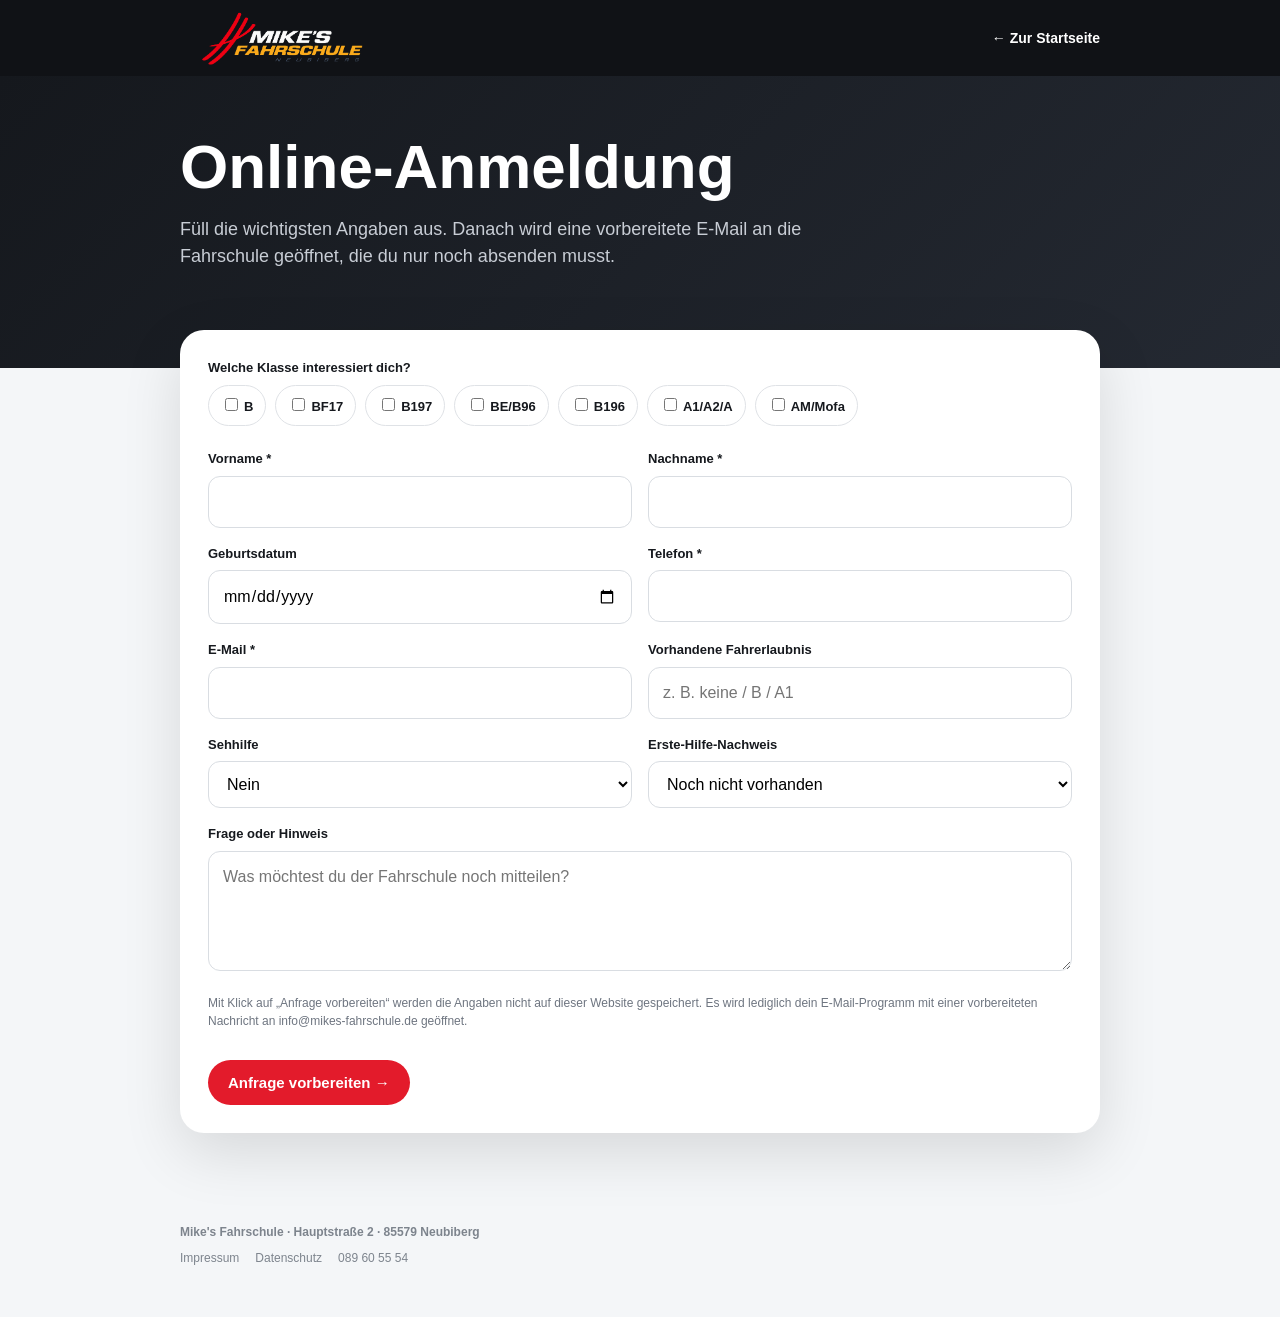
<file: anmeldung.html>
<!doctype html><html lang="de"><head><meta charset="utf-8"><meta name="viewport" content="width=device-width,initial-scale=1"><meta name="theme-color" content="#121417"><title>Online-Anmeldung | Mike's Fahrschule</title><style>
:root{--red:#e31b2b;--yellow:#f8b916;--dark:#101216;--line:#e5e7ea;--muted:#6e7580}*{box-sizing:border-box}body{margin:0;font-family:Inter,ui-sans-serif,-apple-system,BlinkMacSystemFont,"Segoe UI",Arial,sans-serif;background:#f4f6f8;color:#16191e;line-height:1.5}a{text-decoration:none;color:inherit}.top{background:#101216;color:#fff}.wrap{width:min(920px,calc(100% - 32px));margin:auto}.nav{height:76px;display:flex;align-items:center;justify-content:space-between}.logo{display:flex;align-items:center}.logo img{display:block;width:min(205px,42vw);height:auto;max-height:57px;object-fit:contain}.back{font-weight:800;font-size:14px}.hero{background:linear-gradient(135deg,#15181d,#242932);color:#fff;padding:60px 0 80px}.hero h1{font-size:clamp(38px,6vw,62px);line-height:1;margin:0 0 14px}.hero p{color:#c8cdd5;max-width:650px;font-size:18px}.card{background:#fff;margin:-38px auto 60px;border-radius:24px;box-shadow:0 20px 60px rgba(0,0,0,.12);padding:28px}.grid{display:grid;grid-template-columns:1fr 1fr;gap:16px}.full{grid-column:1/-1}label{display:block;font-weight:850;font-size:13px;margin-bottom:7px}input,select,textarea{width:100%;border:1px solid #d9dde2;border-radius:12px;padding:13px 14px;font:inherit;background:#fff;outline:none}input:focus,select:focus,textarea:focus{border-color:#939aa4;box-shadow:0 0 0 3px rgba(227,27,43,.08)}textarea{min-height:120px;resize:vertical}.checks{display:flex;gap:9px;flex-wrap:wrap}.choice{border:1px solid #dfe2e6;border-radius:999px;padding:9px 12px;font-weight:800;font-size:13px}.choice input{width:auto;margin-right:6px}.privacy{font-size:12px;color:var(--muted);margin-top:16px}.btn{border:0;background:var(--red);color:#fff;border-radius:999px;padding:14px 20px;font-weight:900;cursor:pointer;font-size:15px;margin-top:18px}.notice{display:none;margin-top:16px;padding:14px;border-radius:12px;background:#eef8ef;color:#23652a;font-size:13px}.small{font-size:12px;color:var(--muted)}footer{padding:30px 0 50px;color:#7d848d;font-size:12px}.links{display:flex;gap:16px;flex-wrap:wrap;margin-top:8px}@media(max-width:650px){.grid{grid-template-columns:1fr}.full{grid-column:auto}.card{padding:20px}.hero{padding-top:46px}.nav{height:66px}.logo img{width:min(190px,46vw);max-height:54px}}
</style></head><body><div class="top"><div class="wrap nav"><a class="logo" href="index.html" aria-label="Mike's Fahrschule Startseite"><img src="mikes-fahrschule-logo.png" alt="Mike's Fahrschule Neubiberg"></a><a class="back" href="index.html">← Zur Startseite</a></div></div><section class="hero"><div class="wrap"><h1>Online-Anmeldung</h1><p>Füll die wichtigsten Angaben aus. Danach wird eine vorbereitete E-Mail an die Fahrschule geöffnet, die du nur noch absenden musst.</p></div></section><main class="wrap"><form class="card" id="form"><div class="grid"><div class="full"><label>Welche Klasse interessiert dich?</label><div class="checks"><label class="choice"><input type="checkbox" name="klasse" value="B">B</label><label class="choice"><input type="checkbox" name="klasse" value="BF17">BF17</label><label class="choice"><input type="checkbox" name="klasse" value="B197">B197</label><label class="choice"><input type="checkbox" name="klasse" value="BE/B96">BE/B96</label><label class="choice"><input type="checkbox" name="klasse" value="B196">B196</label><label class="choice"><input type="checkbox" name="klasse" value="A1/A2/A">A1/A2/A</label><label class="choice"><input type="checkbox" name="klasse" value="AM/Mofa">AM/Mofa</label></div></div><div><label for="vorname">Vorname *</label><input id="vorname" name="vorname" required autocomplete="given-name"></div><div><label for="name">Nachname *</label><input id="name" name="name" required autocomplete="family-name"></div><div><label for="geburt">Geburtsdatum</label><input id="geburt" name="geburt" type="date"></div><div><label for="telefon">Telefon *</label><input id="telefon" name="telefon" required type="tel" autocomplete="tel"></div><div><label for="email">E-Mail *</label><input id="email" name="email" required type="email" autocomplete="email"></div><div><label for="vorbesitz">Vorhandene Fahrerlaubnis</label><input id="vorbesitz" name="vorbesitz" placeholder="z. B. keine / B / A1"></div><div><label for="sehhilfe">Sehhilfe</label><select id="sehhilfe" name="sehhilfe"><option>Nein</option><option>Ja</option><option>Noch nicht sicher</option></select></div><div><label for="hilfe">Erste-Hilfe-Nachweis</label><select id="hilfe" name="hilfe"><option>Noch nicht vorhanden</option><option>Vorhanden</option><option>Noch nicht sicher</option></select></div><div class="full"><label for="msg">Frage oder Hinweis</label><textarea id="msg" name="msg" placeholder="Was möchtest du der Fahrschule noch mitteilen?"></textarea></div></div><p class="privacy">Mit Klick auf „Anfrage vorbereiten“ werden die Angaben nicht auf dieser Website gespeichert. Es wird lediglich dein E-Mail-Programm mit einer vorbereiteten Nachricht an info@mikes-fahrschule.de geöffnet.</p><button class="btn" type="submit">Anfrage vorbereiten →</button><div class="notice" id="notice">Dein E-Mail-Programm wird geöffnet. Falls nichts passiert, schreib direkt an info@mikes-fahrschule.de.</div></form></main><footer><div class="wrap"><b>Mike's Fahrschule · Hauptstraße 2 · 85579 Neubiberg</b><div class="links"><a href="impressum.html">Impressum</a><a href="datenschutz.html">Datenschutz</a><a href="tel:+4989605554">089 60 55 54</a></div></div></footer><script>
document.getElementById('form').addEventListener('submit',e=>{
  e.preventDefault();
  const f=new FormData(e.target);
  const klassen=[...document.querySelectorAll('input[name=klasse]:checked')].map(x=>x.value);
  const k=klassen.join(', ')||'noch offen';
  const fullName=(f.get('vorname')+' '+f.get('name')).trim();
  const rawDate=f.get('geburt');
  const geburt=rawDate?rawDate.split('-').reverse().join('.'):'–';
  const vorbesitz=(f.get('vorbesitz')||'').trim()||'Keine Angabe';
  const hinweis=(f.get('msg')||'').trim()||'Keine weiteren Angaben';

  const body=[
    "Guten Tag liebes Team von Mike's Fahrschule,",
    "",
    `ich interessiere mich für die Führerscheinausbildung der Klasse ${k} und möchte gerne weitere Informationen zur Anmeldung und zum Ablauf erhalten.`,
    "",
    "Meine Angaben:",
    `Name: ${fullName}`,
    `Geburtsdatum: ${geburt}`,
    `Telefon: ${f.get('telefon')}`,
    `E-Mail: ${f.get('email')}`,
    `Vorhandene Fahrerlaubnis: ${vorbesitz}`,
    `Sehhilfe: ${f.get('sehhilfe')}`,
    `Erste-Hilfe-Nachweis: ${f.get('hilfe')}`,
    "",
    "Frage / Hinweis:",
    hinweis,
    "",
    "Ich freue mich über eine kurze Rückmeldung.",
    "",
    "Viele Grüße",
    fullName
  ].join("\r\n");

  const subject=`Anfrage Führerscheinausbildung – ${k} – ${fullName}`;
  document.getElementById('notice').style.display='block';
  location.href=`mailto:info@mikes-fahrschule.de?subject=${encodeURIComponent(subject)}&body=${encodeURIComponent(body)}`;
});
</script></body></html>
</file>
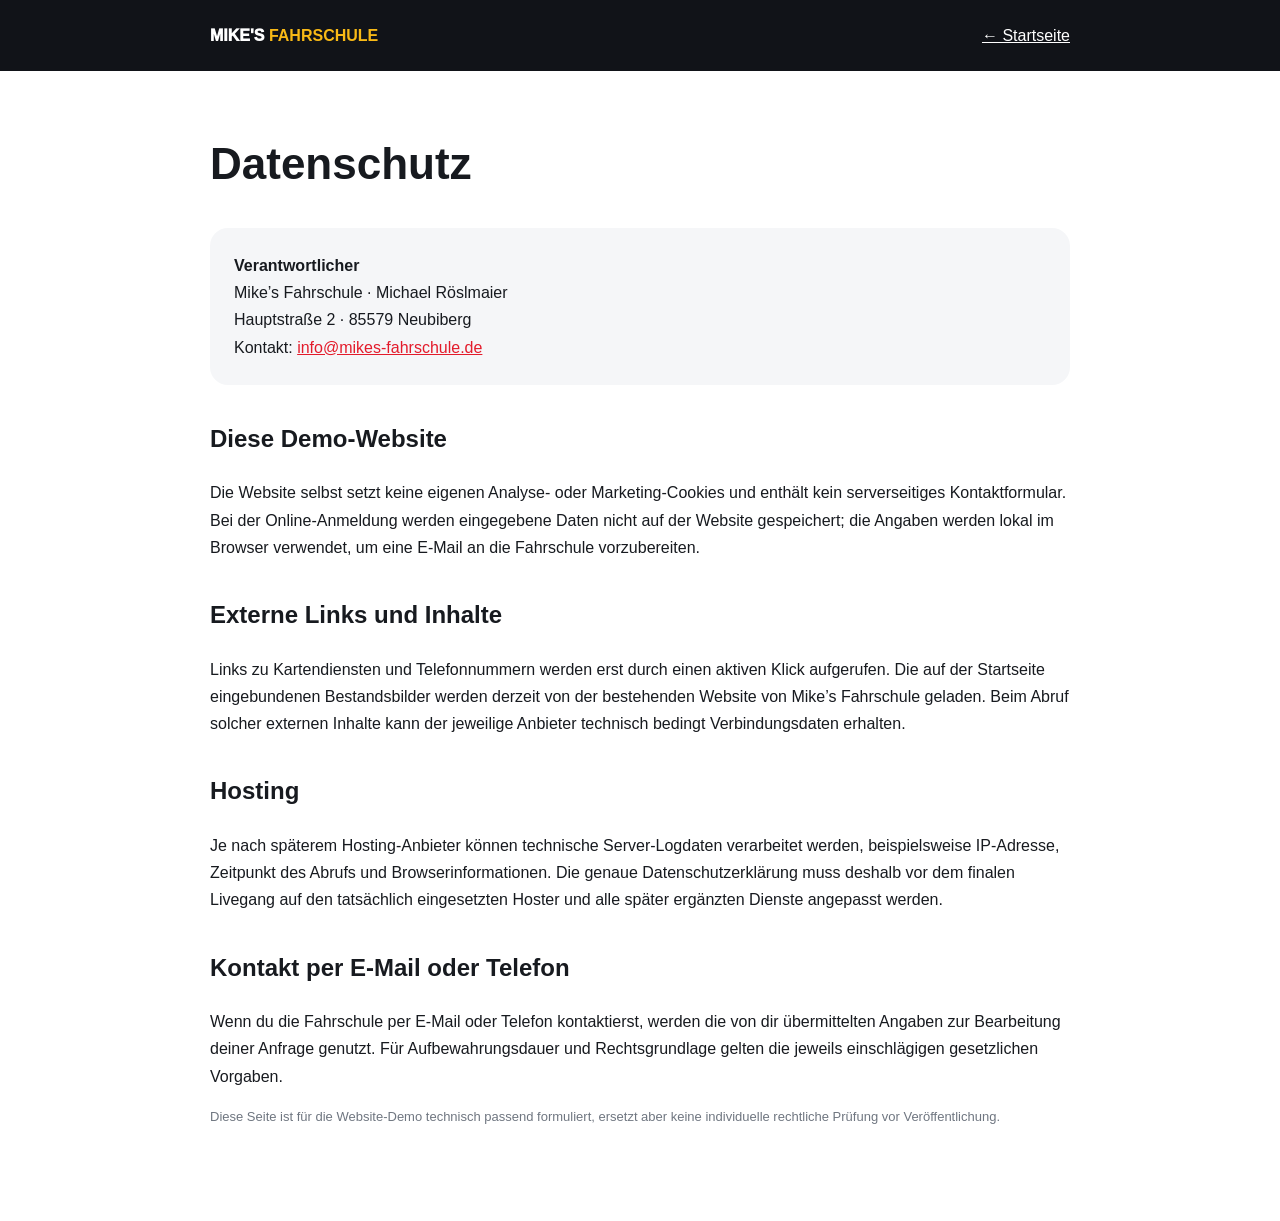
<file: datenschutz.html>
<!doctype html><html lang="de"><head><meta charset="utf-8"><meta name="viewport" content="width=device-width,initial-scale=1"><title>Datenschutz | Mike's Fahrschule</title><style>body{margin:0;font-family:Inter,-apple-system,BlinkMacSystemFont,"Segoe UI",Arial,sans-serif;color:#171a1f;line-height:1.7}.bar{background:#111318;color:#fff;padding:22px}.wrap{width:min(860px,calc(100% - 32px));margin:auto}.brand{font-weight:950}.brand b{color:#f8b916}.back{float:right;color:#fff}.content{padding:56px 0 80px}.content h1{font-size:44px;margin:0 0 26px}.content h2{margin-top:34px}.box{background:#f5f6f8;border-radius:18px;padding:24px}.content a{color:#e31b2b}.muted{color:#6f7680;font-size:13px}</style></head><body><div class="bar"><div class="wrap"><span class="brand">MIKE'S <b>FAHRSCHULE</b></span><a class="back" href="index.html">← Startseite</a></div></div><main class="wrap content"><h1>Datenschutz</h1><div class="box"><strong>Verantwortlicher</strong><br>Mike’s Fahrschule · Michael Röslmaier<br>Hauptstraße 2 · 85579 Neubiberg<br>Kontakt: <a href="mailto:info@mikes-fahrschule.de">info@mikes-fahrschule.de</a></div><h2>Diese Demo-Website</h2><p>Die Website selbst setzt keine eigenen Analyse- oder Marketing-Cookies und enthält kein serverseitiges Kontaktformular. Bei der Online-Anmeldung werden eingegebene Daten nicht auf der Website gespeichert; die Angaben werden lokal im Browser verwendet, um eine E-Mail an die Fahrschule vorzubereiten.</p><h2>Externe Links und Inhalte</h2><p>Links zu Kartendiensten und Telefonnummern werden erst durch einen aktiven Klick aufgerufen. Die auf der Startseite eingebundenen Bestandsbilder werden derzeit von der bestehenden Website von Mike’s Fahrschule geladen. Beim Abruf solcher externen Inhalte kann der jeweilige Anbieter technisch bedingt Verbindungsdaten erhalten.</p><h2>Hosting</h2><p>Je nach späterem Hosting-Anbieter können technische Server-Logdaten verarbeitet werden, beispielsweise IP-Adresse, Zeitpunkt des Abrufs und Browserinformationen. Die genaue Datenschutzerklärung muss deshalb vor dem finalen Livegang auf den tatsächlich eingesetzten Hoster und alle später ergänzten Dienste angepasst werden.</p><h2>Kontakt per E-Mail oder Telefon</h2><p>Wenn du die Fahrschule per E-Mail oder Telefon kontaktierst, werden die von dir übermittelten Angaben zur Bearbeitung deiner Anfrage genutzt. Für Aufbewahrungsdauer und Rechtsgrundlage gelten die jeweils einschlägigen gesetzlichen Vorgaben.</p><p class="muted">Diese Seite ist für die Website-Demo technisch passend formuliert, ersetzt aber keine individuelle rechtliche Prüfung vor Veröffentlichung.</p></main></body></html>
</file>
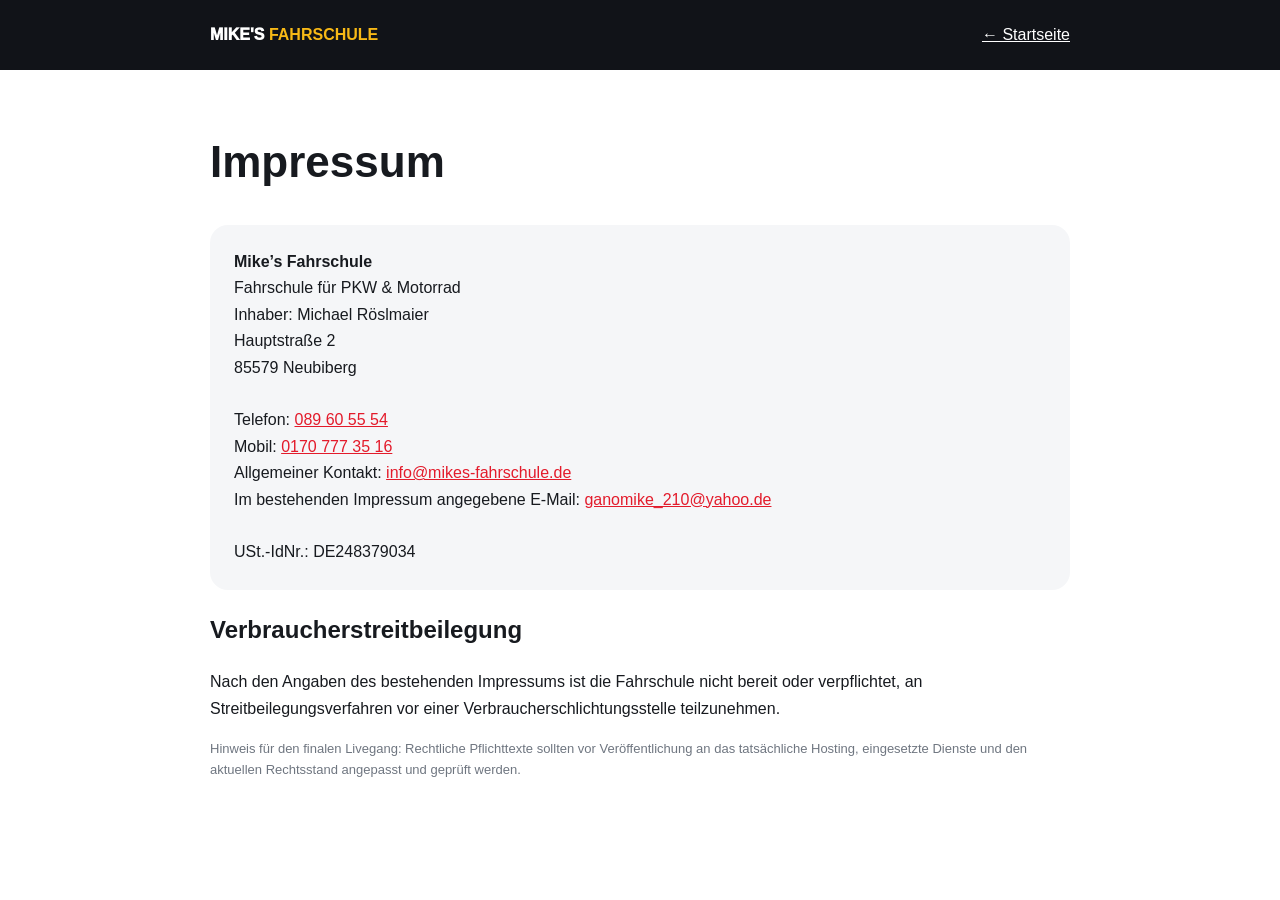
<file: impressum.html>
<!doctype html><html lang="de"><head><meta charset="utf-8"><meta name="viewport" content="width=device-width,initial-scale=1"><title>Impressum | Mike's Fahrschule</title><style>body{margin:0;font-family:Inter,-apple-system,BlinkMacSystemFont,"Segoe UI",Arial,sans-serif;color:#171a1f;line-height:1.65}.bar{background:#111318;color:#fff;padding:22px}.wrap{width:min(860px,calc(100% - 32px));margin:auto}.brand{font-weight:950}.brand b{color:#f8b916}.back{float:right;color:#fff}.content{padding:56px 0 80px}.content h1{font-size:44px;margin:0 0 26px}.box{background:#f5f6f8;border-radius:18px;padding:24px;margin:20px 0}.content a{color:#e31b2b}.muted{color:#6f7680;font-size:13px}</style></head><body><div class="bar"><div class="wrap"><span class="brand">MIKE'S <b>FAHRSCHULE</b></span><a class="back" href="index.html">← Startseite</a></div></div><main class="wrap content"><h1>Impressum</h1><div class="box"><strong>Mike’s Fahrschule</strong><br>Fahrschule für PKW & Motorrad<br>Inhaber: Michael Röslmaier<br>Hauptstraße 2<br>85579 Neubiberg<br><br>Telefon: <a href="tel:+4989605554">089 60 55 54</a><br>Mobil: <a href="tel:+491707773516">0170 777 35 16</a><br>Allgemeiner Kontakt: <a href="mailto:info@mikes-fahrschule.de">info@mikes-fahrschule.de</a><br>Im bestehenden Impressum angegebene E-Mail: <a href="mailto:ganomike_210@yahoo.de">ganomike_210@yahoo.de</a><br><br>USt.-IdNr.: DE248379034</div><h2>Verbraucherstreitbeilegung</h2><p>Nach den Angaben des bestehenden Impressums ist die Fahrschule nicht bereit oder verpflichtet, an Streitbeilegungsverfahren vor einer Verbraucherschlichtungsstelle teilzunehmen.</p><p class="muted">Hinweis für den finalen Livegang: Rechtliche Pflichttexte sollten vor Veröffentlichung an das tatsächliche Hosting, eingesetzte Dienste und den aktuellen Rechtsstand angepasst und geprüft werden.</p></main></body></html>
</file>
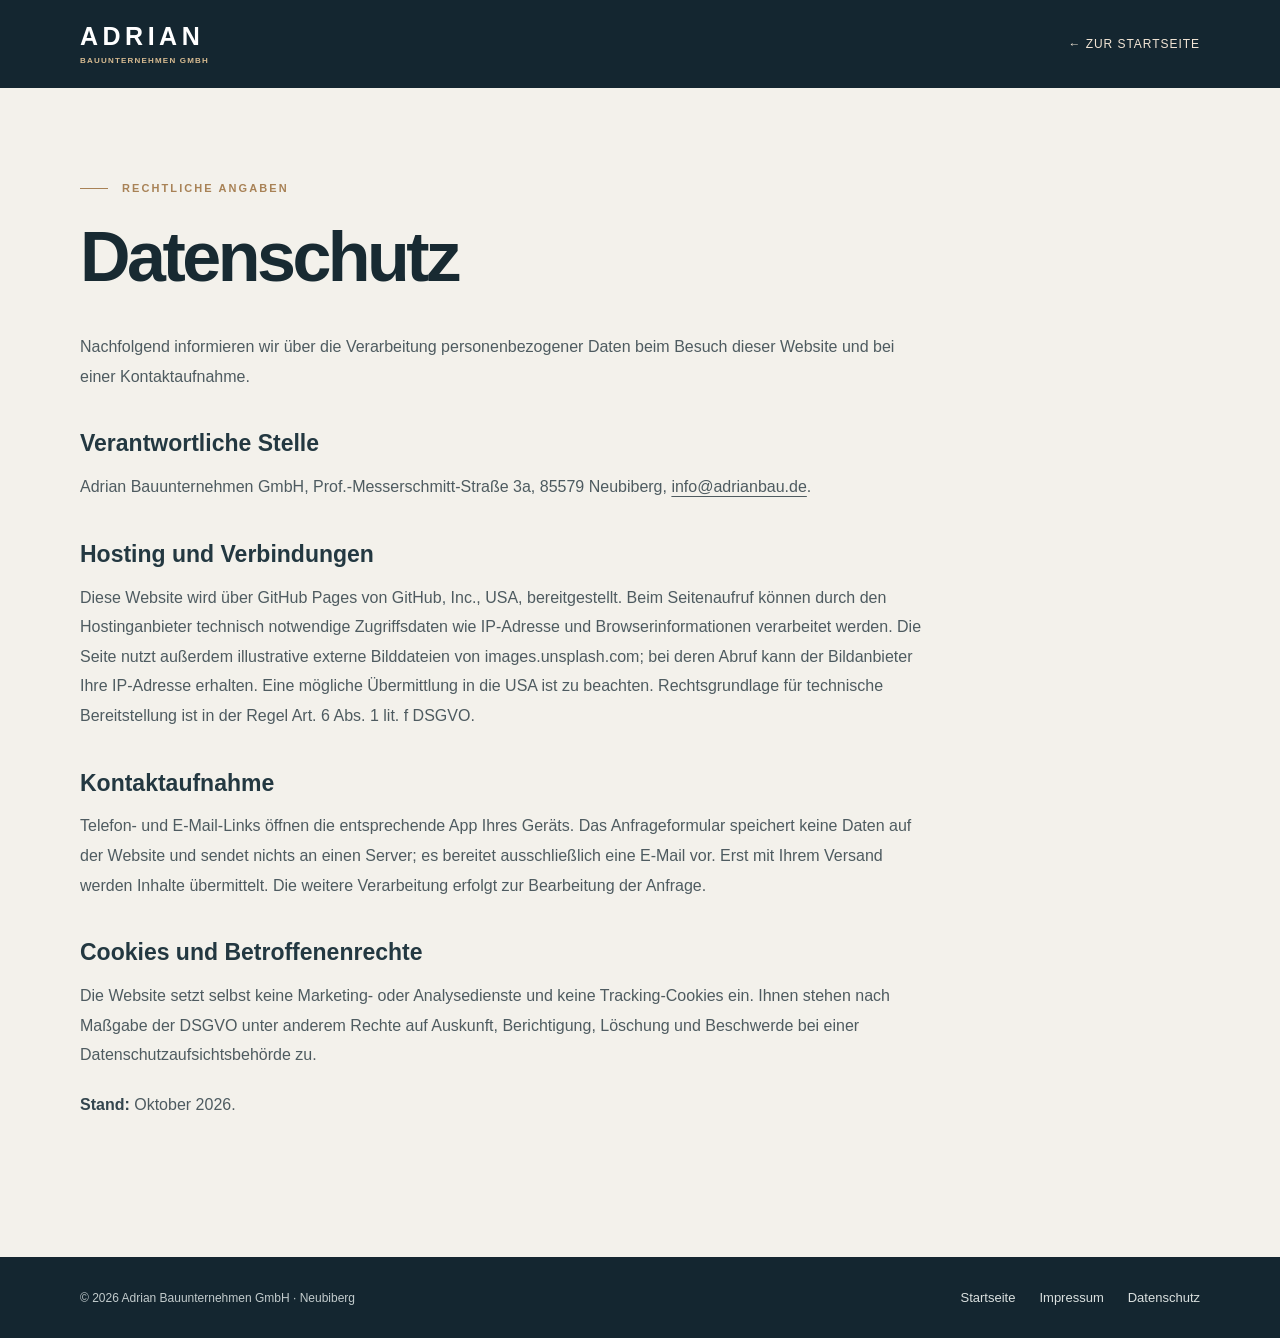
<file: adrian-bau-demo/datenschutz.html>
<!doctype html>
<html lang="de">
<head>
<meta charset="utf-8">
<meta name="viewport" content="width=device-width,initial-scale=1">
<meta name="robots" content="noindex,nofollow">
<meta name="theme-color" content="#172730">
<title>Datenschutz | Adrian Bauunternehmen GmbH</title>
<meta name="description" content="Datenschutz der Adrian Bauunternehmen GmbH, Neubiberg.">
<style>
:root{--ink:#182a32;--gold:#c6a273;--paper:#f3f1eb;--muted:#536068}
*{box-sizing:border-box}
html{scroll-behavior:smooth}
body{margin:0;background:var(--paper);color:var(--ink);font-family:Arial,Helvetica,sans-serif;-webkit-font-smoothing:antialiased}
a{color:inherit}
a:hover{color:#9a7341}
.container{width:min(1120px,calc(100% - 72px));margin:auto}
.topbar{background:#142630;color:white}
.topbar .container{min-height:88px;display:flex;align-items:center;justify-content:space-between;gap:20px}
.brand{font-size:25px;font-weight:800;letter-spacing:.18em;text-decoration:none;line-height:1}
.brand small{display:block;font-size:8px;font-weight:700;letter-spacing:.15em;color:#d7bb91;margin-top:8px}
.back{font-size:12px;text-transform:uppercase;letter-spacing:.08em;color:#f2e5d5;text-decoration:none;display:inline-flex;align-items:center;gap:12px;min-height:44px}
.back:hover{color:#fff}
.legal{min-height:60vh;padding:94px 0 118px}
.overline{display:flex;align-items:center;gap:14px;font-size:11px;font-weight:800;text-transform:uppercase;letter-spacing:.19em;color:#a88256}
.overline:before{content:"";width:28px;height:1px;background:currentColor}
h2{margin:25px 0 36px;font-size:clamp(42px,6vw,70px);line-height:1.1;letter-spacing:-.05em}
.legalcopy{max-width:850px;color:#4e5b60;font-size:16px;line-height:1.85}
.legalcopy p{margin:0 0 20px;overflow-wrap:anywhere}
.legalcopy h3{margin:38px 0 13px;font-size:23px;line-height:1.3;color:#233841}
.legalcopy strong{color:#33454d}
.legalcopy a{text-decoration:underline;text-underline-offset:4px}
.foot{background:#142630;color:#dae0df}
.foot .container{padding:33px 0;display:flex;justify-content:space-between;flex-wrap:wrap;gap:20px;align-items:center}
.foot small{font-size:12px;color:#c2cbcc}
.foot nav{display:flex;flex-wrap:wrap;gap:24px}
.foot nav a{text-decoration:none;font-size:13px}
a:focus-visible{outline:3px solid var(--gold);outline-offset:4px}
@media(max-width:600px){.container{width:calc(100% - 36px)}.topbar .container{min-height:78px}.brand{font-size:19px}.brand small{font-size:7px}.back{font-size:10px;letter-spacing:.03em;gap:5px}.legal{padding:72px 0 100px}.legalcopy{font-size:15px;line-height:1.8}.legalcopy h3{font-size:21px}.foot .container{align-items:flex-start;flex-direction:column;gap:20px}}
</style>
</head>
<body>
<header class="topbar"><div class="container">
<a class="brand" href="./index.html" aria-label="Adrian Bauunternehmen GmbH – zurück zur Startseite">ADRIAN<small>BAUUNTERNEHMEN GMBH</small></a>
<a class="back" href="./index.html">← Zur Startseite</a>
</div></header>
<main><section class="legal" id="datenschutz"><div class="container"><span class="overline">Rechtliche Angaben</span><h2>Datenschutz</h2><div class="legalcopy"><p>Nachfolgend informieren wir über die Verarbeitung personenbezogener Daten beim Besuch dieser Website und bei einer Kontaktaufnahme.</p><h3>Verantwortliche Stelle</h3><p>Adrian Bauunternehmen GmbH, Prof.-Messerschmitt-Straße 3a, 85579 Neubiberg, <a href="mailto:info@adrianbau.de">info@adrianbau.de</a>.</p><h3>Hosting und Verbindungen</h3><p>Diese Website wird über GitHub Pages von GitHub, Inc., USA, bereitgestellt. Beim Seitenaufruf können durch den Hostinganbieter technisch notwendige Zugriffsdaten wie IP-Adresse und Browserinformationen verarbeitet werden. Die Seite nutzt außerdem illustrative externe Bilddateien von images.unsplash.com; bei deren Abruf kann der Bildanbieter Ihre IP-Adresse erhalten. Eine mögliche Übermittlung in die USA ist zu beachten. Rechtsgrundlage für technische Bereitstellung ist in der Regel Art. 6 Abs. 1 lit. f DSGVO.</p><h3>Kontaktaufnahme</h3><p>Telefon- und E-Mail-Links öffnen die entsprechende App Ihres Geräts. Das Anfrageformular speichert keine Daten auf der Website und sendet nichts an einen Server; es bereitet ausschließlich eine E-Mail vor. Erst mit Ihrem Versand werden Inhalte übermittelt. Die weitere Verarbeitung erfolgt zur Bearbeitung der Anfrage.</p><h3>Cookies und Betroffenenrechte</h3><p>Die Website setzt selbst keine Marketing- oder Analysedienste und keine Tracking-Cookies ein. Ihnen stehen nach Maßgabe der DSGVO unter anderem Rechte auf Auskunft, Berichtigung, Löschung und Beschwerde bei einer Datenschutzaufsichtsbehörde zu.</p><p><strong>Stand:</strong> Oktober 2026.</p></div></div></section></main>
<footer class="foot"><div class="container">
<small>© 2026 Adrian Bauunternehmen GmbH · Neubiberg</small>
<nav aria-label="Rechtliche Informationen">
<a href="./index.html">Startseite</a><a href="./impressum.html">Impressum</a><a href="./datenschutz.html">Datenschutz</a>
</nav>
</div></footer>
</body></html>
</file>
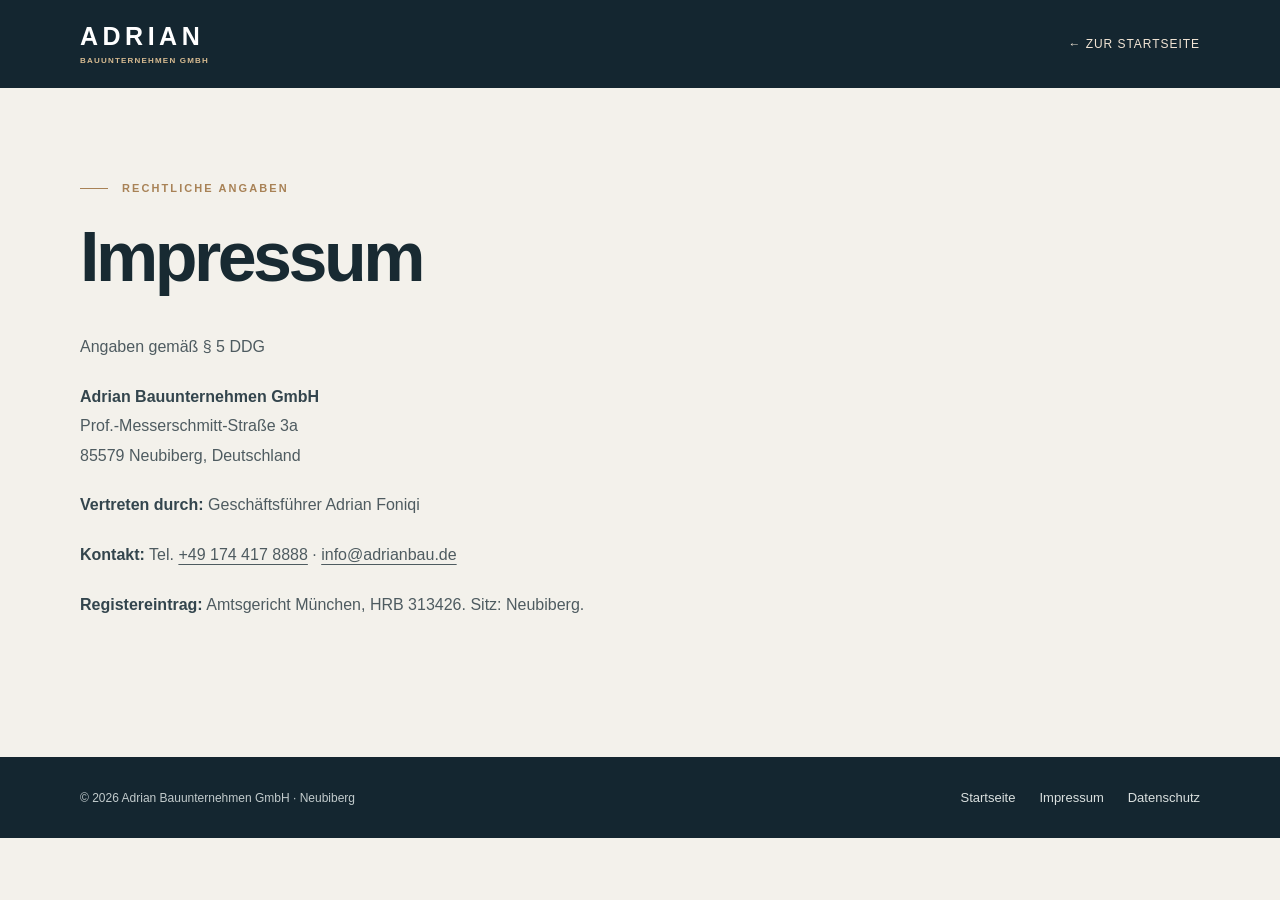
<file: adrian-bau-demo/impressum.html>
<!doctype html>
<html lang="de">
<head>
<meta charset="utf-8">
<meta name="viewport" content="width=device-width,initial-scale=1">
<meta name="robots" content="noindex,nofollow">
<meta name="theme-color" content="#172730">
<title>Impressum | Adrian Bauunternehmen GmbH</title>
<meta name="description" content="Impressum der Adrian Bauunternehmen GmbH, Neubiberg.">
<style>
:root{--ink:#182a32;--gold:#c6a273;--paper:#f3f1eb;--muted:#536068}
*{box-sizing:border-box}
html{scroll-behavior:smooth}
body{margin:0;background:var(--paper);color:var(--ink);font-family:Arial,Helvetica,sans-serif;-webkit-font-smoothing:antialiased}
a{color:inherit}
a:hover{color:#9a7341}
.container{width:min(1120px,calc(100% - 72px));margin:auto}
.topbar{background:#142630;color:white}
.topbar .container{min-height:88px;display:flex;align-items:center;justify-content:space-between;gap:20px}
.brand{font-size:25px;font-weight:800;letter-spacing:.18em;text-decoration:none;line-height:1}
.brand small{display:block;font-size:8px;font-weight:700;letter-spacing:.15em;color:#d7bb91;margin-top:8px}
.back{font-size:12px;text-transform:uppercase;letter-spacing:.08em;color:#f2e5d5;text-decoration:none;display:inline-flex;align-items:center;gap:12px;min-height:44px}
.back:hover{color:#fff}
.legal{min-height:60vh;padding:94px 0 118px}
.overline{display:flex;align-items:center;gap:14px;font-size:11px;font-weight:800;text-transform:uppercase;letter-spacing:.19em;color:#a88256}
.overline:before{content:"";width:28px;height:1px;background:currentColor}
h2{margin:25px 0 36px;font-size:clamp(42px,6vw,70px);line-height:1.1;letter-spacing:-.05em}
.legalcopy{max-width:850px;color:#4e5b60;font-size:16px;line-height:1.85}
.legalcopy p{margin:0 0 20px;overflow-wrap:anywhere}
.legalcopy h3{margin:38px 0 13px;font-size:23px;line-height:1.3;color:#233841}
.legalcopy strong{color:#33454d}
.legalcopy a{text-decoration:underline;text-underline-offset:4px}
.foot{background:#142630;color:#dae0df}
.foot .container{padding:33px 0;display:flex;justify-content:space-between;flex-wrap:wrap;gap:20px;align-items:center}
.foot small{font-size:12px;color:#c2cbcc}
.foot nav{display:flex;flex-wrap:wrap;gap:24px}
.foot nav a{text-decoration:none;font-size:13px}
a:focus-visible{outline:3px solid var(--gold);outline-offset:4px}
@media(max-width:600px){.container{width:calc(100% - 36px)}.topbar .container{min-height:78px}.brand{font-size:19px}.brand small{font-size:7px}.back{font-size:10px;letter-spacing:.03em;gap:5px}.legal{padding:72px 0 100px}.legalcopy{font-size:15px;line-height:1.8}.legalcopy h3{font-size:21px}.foot .container{align-items:flex-start;flex-direction:column;gap:20px}}
</style>
</head>
<body>
<header class="topbar"><div class="container">
<a class="brand" href="./index.html" aria-label="Adrian Bauunternehmen GmbH – zurück zur Startseite">ADRIAN<small>BAUUNTERNEHMEN GMBH</small></a>
<a class="back" href="./index.html">← Zur Startseite</a>
</div></header>
<main><section class="legal" id="impressum"><div class="container"><span class="overline">Rechtliche Angaben</span><h2>Impressum</h2><div class="legalcopy"><p>Angaben gemäß § 5 DDG</p><p><strong>Adrian Bauunternehmen GmbH</strong><br>Prof.-Messerschmitt-Straße 3a<br>85579 Neubiberg, Deutschland</p><p><strong>Vertreten durch:</strong> Geschäftsführer Adrian Foniqi</p><p><strong>Kontakt:</strong> Tel. <a href="tel:+491744178888">+49 174 417 8888</a> · <a href="mailto:info@adrianbau.de">info@adrianbau.de</a></p><p><strong>Registereintrag:</strong> Amtsgericht München, HRB 313426. Sitz: Neubiberg.</p><!-- Beim offiziellen Launch im Impressum ergänzen, soweit vergeben: Umsatzsteuer-Identifikationsnummer bzw. Wirtschafts-Identifikationsnummer. --></div></div></section></main>
<footer class="foot"><div class="container">
<small>© 2026 Adrian Bauunternehmen GmbH · Neubiberg</small>
<nav aria-label="Rechtliche Informationen">
<a href="./index.html">Startseite</a><a href="./impressum.html">Impressum</a><a href="./datenschutz.html">Datenschutz</a>
</nav>
</div></footer>
</body></html>
</file>
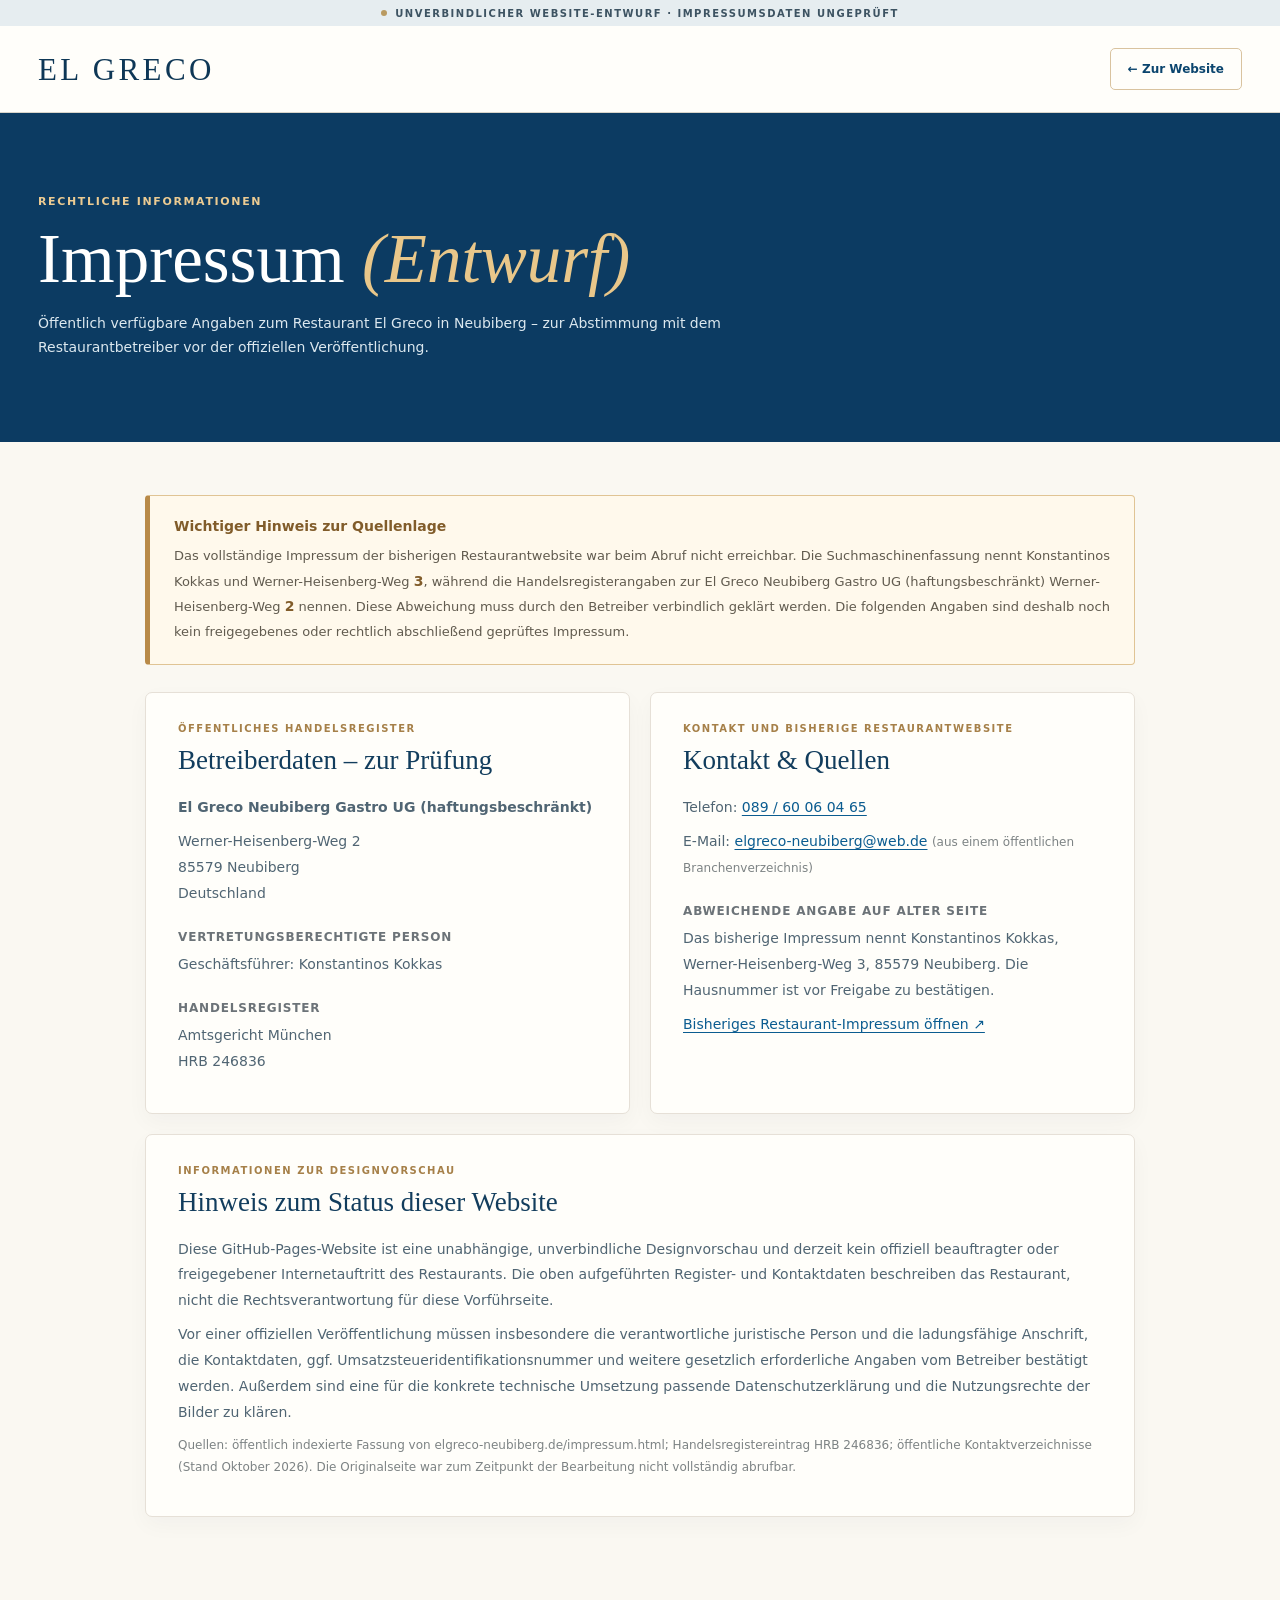
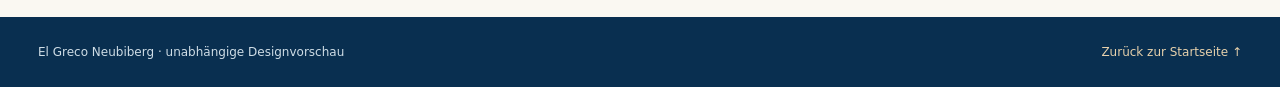
<file: el-greco-demo/impressum.html>
<!doctype html>
<html lang="de">
<head>
  <meta charset="utf-8">
  <meta name="viewport" content="width=device-width,initial-scale=1,viewport-fit=cover">
  <meta name="robots" content="noindex,nofollow">
  <meta name="theme-color" content="#0b3558">
  <title>Impressum – El Greco Neubiberg | Entwurf</title>
  <meta name="description" content="Vorläufige Impressumsangaben des Website-Entwurfs El Greco Neubiberg. Angaben sind vor einer Veröffentlichung zu bestätigen.">
  <link rel="stylesheet" href="style-v4.css?v=14">
  <style>
    .legal-page{min-height:100vh;background:#faf8f2}
    .legal-top{background:#fffefa;border-bottom:1px solid #d9d5cb}
    .legal-top-inner{display:flex;justify-content:space-between;align-items:center;gap:20px;min-height:86px}
    .legal-brand{text-decoration:none;font:400 31px/1 Georgia,serif;letter-spacing:.11em;color:#0e3756}
    .legal-back{font-size:12px;font-weight:700;color:#0b456e;border:1px solid #d9c39f;border-radius:5px;padding:13px 17px;text-decoration:none}
    .legal-hero{background:#0c3b62;color:#fff;padding:77px 0 69px}
    .legal-hero h1{font:400 clamp(42px,5.5vw,69px)/1.1 Georgia,serif;margin:13px 0 8px}
    .legal-hero h1 em{color:#e9c78a}
    .legal-hero p{max-width:690px;line-height:1.7;color:#dce8ef;font-size:14px}
    .legal-eyebrow{letter-spacing:.15em;text-transform:uppercase;color:#eccb92;font-size:11px;font-weight:700}
    .legal-body{max-width:990px;margin:0 auto;padding:53px 0 100px}
    .legal-warning{border:1px solid #e0c494;border-left:5px solid #b88a48;background:#fff9ec;padding:20px 24px;border-radius:4px;margin-bottom:27px}
    .legal-warning strong{font-size:14px;color:#815c2a}
    .legal-warning p{margin:9px 0 0;font-size:13px;line-height:1.85;color:#615b4f}
    .legal-columns{display:grid;grid-template-columns:1fr 1fr;gap:20px}
    .legal-card{border:1px solid #e6e0d7;background:#fffefa;border-radius:7px;padding:30px 32px;min-width:0;box-shadow:0 8px 22px rgba(3,36,63,.035)}
    .legal-card.full{grid-column:1/-1}
    .legal-card small{display:block;color:#a68049;letter-spacing:.15em;font-weight:800;font-size:10px;text-transform:uppercase}
    .legal-card h2{font:400 27px Georgia,serif;color:#123d5d;margin:11px 0 19px}
    .legal-card h3{font-size:12px;letter-spacing:.07em;text-transform:uppercase;color:#6c7378;margin:23px 0 8px}
    .legal-card p,.legal-card li{font-size:14px;line-height:1.85;color:#506573}
    .legal-card p{margin:8px 0}
    .legal-card a{color:#0b5c90;text-decoration:underline;text-underline-offset:3px}
    .legal-card .fine{font-size:12px;color:#7d8384}
    .legal-page-footer{background:#092f50;color:#cfdde6;padding:28px 0;font-size:12px}
    .legal-page-footer-inner{display:flex;justify-content:space-between;gap:20px;flex-wrap:wrap}
    .legal-page-footer a{color:#e7d1ac}
    @media(max-width:700px){
      .legal-top-inner{min-height:72px}
      .legal-brand{font-size:24px}
      .legal-back{font-size:11px;padding:11px 10px}
      .legal-hero{padding:57px 0}
      .legal-body{padding:28px 0 65px}
      .legal-columns{grid-template-columns:1fr}
      .legal-card{padding:24px 21px}
      .legal-card.full{grid-column:auto}
      .legal-card h2{font-size:24px}
      .legal-warning{padding:18px}
    }
  </style>
</head>
<body class="legal-page">
  <div class="preview-note"><span class="preview-dot"></span> UNVERBINDLICHER WEBSITE-ENTWURF · IMPRESSUMSDATEN UNGEPRÜFT</div>
  <header class="legal-top"><div class="shell legal-top-inner"><a class="legal-brand" href="./">EL GRECO</a><a class="legal-back" href="./">← Zur Website</a></div></header>
  <main>
    <section class="legal-hero"><div class="shell"><span class="legal-eyebrow">Rechtliche Informationen</span><h1>Impressum <em>(Entwurf)</em></h1><p>Öffentlich verfügbare Angaben zum Restaurant El Greco in Neubiberg – zur Abstimmung mit dem Restaurantbetreiber vor der offiziellen Veröffentlichung.</p></div></section>
    <div class="shell"><div class="legal-body">
      <div class="legal-warning"><strong>Wichtiger Hinweis zur Quellenlage</strong><p>Das vollständige Impressum der bisherigen Restaurantwebsite war beim Abruf nicht erreichbar. Die Suchmaschinenfassung nennt Konstantinos Kokkas und Werner-Heisenberg-Weg <strong>3</strong>, während die Handelsregisterangaben zur El Greco Neubiberg Gastro UG (haftungsbeschränkt) Werner-Heisenberg-Weg <strong>2</strong> nennen. Diese Abweichung muss durch den Betreiber verbindlich geklärt werden. Die folgenden Angaben sind deshalb noch kein freigegebenes oder rechtlich abschließend geprüftes Impressum.</p></div>
      <div class="legal-columns">
        <section class="legal-card">
          <small>Öffentliches Handelsregister</small>
          <h2>Betreiberdaten – zur Prüfung</h2>
          <p><strong>El Greco Neubiberg Gastro UG (haftungsbeschränkt)</strong></p>
          <p>Werner-Heisenberg-Weg 2<br>85579 Neubiberg<br>Deutschland</p>
          <h3>Vertretungsberechtigte Person</h3>
          <p>Geschäftsführer: Konstantinos Kokkas</p>
          <h3>Handelsregister</h3>
          <p>Amtsgericht München<br>HRB 246836</p>
        </section>
        <section class="legal-card">
          <small>Kontakt und bisherige Restaurantwebsite</small>
          <h2>Kontakt & Quellen</h2>
          <p>Telefon: <a href="tel:+498960060465">089 / 60 06 04 65</a></p>
          <p>E-Mail: <a href="mailto:elgreco-neubiberg@web.de">elgreco-neubiberg@web.de</a> <span class="fine">(aus einem öffentlichen Branchenverzeichnis)</span></p>
          <h3>Abweichende Angabe auf alter Seite</h3>
          <p>Das bisherige Impressum nennt Konstantinos Kokkas, Werner-Heisenberg-Weg 3, 85579 Neubiberg. Die Hausnummer ist vor Freigabe zu bestätigen.</p>
          <p><a href="https://www.elgreco-neubiberg.de/impressum.html" target="_blank" rel="noopener noreferrer">Bisheriges Restaurant-Impressum öffnen ↗</a></p>
        </section>
        <section class="legal-card full">
          <small>Informationen zur Designvorschau</small>
          <h2>Hinweis zum Status dieser Website</h2>
          <p>Diese GitHub-Pages-Website ist eine unabhängige, unverbindliche Designvorschau und derzeit kein offiziell beauftragter oder freigegebener Internetauftritt des Restaurants. Die oben aufgeführten Register- und Kontaktdaten beschreiben das Restaurant, nicht die Rechtsverantwortung für diese Vorführseite.</p>
          <p>Vor einer offiziellen Veröffentlichung müssen insbesondere die verantwortliche juristische Person und die ladungsfähige Anschrift, die Kontaktdaten, ggf. Umsatzsteueridentifikationsnummer und weitere gesetzlich erforderliche Angaben vom Betreiber bestätigt werden. Außerdem sind eine für die konkrete technische Umsetzung passende Datenschutzerklärung und die Nutzungsrechte der Bilder zu klären.</p>
          <p class="fine">Quellen: öffentlich indexierte Fassung von elgreco-neubiberg.de/impressum.html; Handelsregistereintrag HRB 246836; öffentliche Kontaktverzeichnisse (Stand Oktober 2026). Die Originalseite war zum Zeitpunkt der Bearbeitung nicht vollständig abrufbar.</p>
        </section>
      </div>
    </div></div>
  </main>
  <footer class="legal-page-footer"><div class="shell legal-page-footer-inner"><span>El Greco Neubiberg · unabhängige Designvorschau</span><a href="./">Zurück zur Startseite ↑</a></div></footer>
</body>
</html>
</file>
<file: el-greco-demo/style-v4.css>
/* El Greco V4 — responsive Greek restaurant demo. No frameworks and no icon emoji backgrounds. */
:root{--navy:#0c3455;--navy2:#092942;--blue:#165f94;--cream:#fbf9f4;--sand:#eadfcf;--gold:#dfbd7d;--olive:#66765c;--ink:#123250;--muted:#65717a;--line:#e3e3de;--serif:Georgia,'Times New Roman',serif;--sans:system-ui,-apple-system,BlinkMacSystemFont,'Segoe UI',sans-serif}
*,*::before,*::after{box-sizing:border-box}
html{scroll-behavior:smooth;scroll-padding-top:90px}
body{margin:0;min-width:320px;max-width:100%;overflow-x:hidden;background:var(--cream);color:var(--ink);font-family:var(--sans);-webkit-font-smoothing:antialiased}
body.menu-open{overflow:hidden}img{display:block;width:100%;height:auto}button,input{font:inherit}button{cursor:pointer}a{text-decoration:none;color:inherit}
button:focus-visible,a:focus-visible{outline:3px solid #e4bd70;outline-offset:3px}
button[hidden],div[hidden],section[hidden]{display:none!important}
.shell{width:min(calc(100% - 76px),1390px);margin-inline:auto}
.skip{position:absolute;z-index:999;top:-120px;left:12px;background:#fff;padding:12px}.skip:focus{top:12px}
.preview-note{display:flex;align-items:center;justify-content:center;min-height:26px;padding:5px 12px;background:#e6edf0;color:#3d5362;font-size:10px;letter-spacing:.15em;text-transform:uppercase;text-align:center;font-weight:750;gap:8px}
.preview-dot{display:block;background:#b99a61;width:6px;height:6px;border-radius:50%;flex-shrink:0}
.preview-extra{letter-spacing:.02em;font-weight:400;text-transform:none}
.main-header{position:sticky;top:0;z-index:30;background:rgba(255,254,250,.97);border-bottom:1px solid #e2e2db;box-shadow:0 3px 22px rgba(0,30,58,.06);backdrop-filter:blur(13px)}
.header-inner{height:91px;display:flex;align-items:center;gap:24px}
.identity{display:flex;align-items:center;gap:13px;flex:0 0 auto;min-width:0}
.olive-mark{width:43px;height:55px;color:#637452;flex-shrink:0}
.identity-text{display:flex;flex-direction:column;gap:5px;min-width:0}
.identity-text strong{font:400 clamp(25px,2.4vw,39px)/1 var(--serif);letter-spacing:.08em;color:#0d3155;white-space:nowrap}
.identity-text small{font-size:8px;letter-spacing:.135em;font-weight:700;color:#38576b;white-space:nowrap}
.desktop-navigation{display:flex;align-items:center;gap:clamp(14px,1.9vw,33px);margin-left:auto}
.desktop-navigation a{font:600 11px/1 var(--serif);letter-spacing:.05em;text-transform:uppercase;white-space:nowrap;position:relative;padding:15px 0}
.desktop-navigation a:hover{color:#ba8a42}
.desktop-navigation a::after{content:'';height:1px;background:currentColor;width:0;position:absolute;bottom:6px;left:0;transition:width .2s}
.desktop-navigation a:hover::after{width:100%}
.header-reserve{flex:0 0 auto;display:flex;align-items:center;gap:15px;min-height:47px;border-radius:2px;background:#0b3152;color:white;font:700 10px var(--sans);text-transform:uppercase;letter-spacing:.13em;padding:0 20px;white-space:nowrap;transition:background .2s}
.header-reserve:hover{background:#185e8c}
.header-reserve span{font-size:17px}
.mobile-menu-toggle,.mobile-navigation{display:none}
.hero{position:relative;min-height:560px;display:flex;align-items:center;isolation:isolate;background:#123753;color:white;overflow:hidden}
.hero-photo,.hero-gradient{position:absolute;inset:0;z-index:-1}
.hero-photo{background-image:url('assets/greco-nacht.jpg');background-position:center 50%;background-size:cover;filter:saturate(1.05)}
.hero-gradient{background:linear-gradient(90deg,rgba(5,20,31,.94) 0%,rgba(4,21,34,.82) 29%,rgba(7,31,43,.32) 60%,rgba(8,22,29,.1) 100%),linear-gradient(0deg,rgba(1,18,27,.18),transparent 45%)}
.hero-inner{min-height:560px;position:relative;display:flex;align-items:center;justify-content:space-between;padding-top:52px;padding-bottom:60px;gap:30px}
.hero-copy{max-width:580px;position:relative;z-index:1}
.gold-overline{color:#e8cc96;font:700 14px var(--serif);letter-spacing:.13em;text-transform:uppercase;margin:0 0 16px}
.hero h1{font:400 clamp(68px,7vw,116px)/.94 var(--serif);letter-spacing:.025em;margin:0 0 17px;text-shadow:0 3px 10px rgba(0,0,0,.18)}
.hero-lead{font:400 clamp(23px,2.5vw,35px)/1.18 var(--serif);margin:0 0 22px;letter-spacing:-.015em}
.little-gold-rule{display:block;width:55px;height:2px;background:var(--gold);margin-bottom:22px}
.hero-description{font:400 17px/1.65 var(--serif);max-width:425px;margin:0 0 27px;color:#f4f1e8}
.hero-actions{display:flex;gap:13px;flex-wrap:wrap}
.btn{min-height:54px;padding:0 25px;border-radius:4px;display:inline-flex;align-items:center;justify-content:center;gap:16px;font-size:11px;font-weight:800;letter-spacing:.11em;text-transform:uppercase;white-space:nowrap;transition:transform .2s,background .2s}
.btn:hover{transform:translateY(-2px)}
.btn-gold{background:#edc980;color:#0a3151}
.btn-gold:hover{background:#f4d89c}
.btn-deep{border:1px solid rgba(255,255,255,.8);background:#0b3152;color:white}
.btn-deep:hover{background:#194e79}
.btn-arrow{font-size:23px;font-weight:400;line-height:1}
.hero-actions .btn span:first-child{font-size:20px;line-height:1}
.hero-badge{position:absolute;right:7%;top:50px;display:flex;align-items:center;justify-content:center;flex-direction:column;width:170px;height:170px;border:2px solid #d3ad6e;outline:1px solid #d3ad6e;outline-offset:5px;border-radius:50%;color:#edd09a;background:rgba(10,39,63,.83);transform:rotate(7deg)}
.hero-badge>span{font:italic 20px/1.25 var(--serif);text-align:center}
.hero-badge svg{width:63px;height:29px;margin-top:4px}
.hero-rip{height:15px;background:var(--cream);position:absolute;bottom:-1px;left:0;right:0;clip-path:polygon(0 55%,3% 40%,6% 60%,9% 30%,13% 63%,16% 38%,20% 62%,24% 40%,27% 59%,30% 39%,34% 58%,38% 37%,42% 64%,46% 40%,50% 56%,54% 36%,58% 62%,62% 43%,66% 65%,70% 34%,75% 54%,80% 40%,85% 60%,90% 35%,95% 65%,100% 40%,100% 100%,0 100%)}
.showcase-section{padding:36px 0 50px;background:var(--cream);position:relative;isolation:isolate}
.showcase-section::before,.showcase-section::after{content:'';position:absolute;width:220px;height:220px;top:0;opacity:.08;pointer-events:none;z-index:-1;background:radial-gradient(ellipse at center,transparent 44%,var(--olive) 45% 48%,transparent 50%)}
.showcase-section::before{left:-80px}.showcase-section::after{right:-80px}
.section-heading{text-align:center;margin-bottom:28px}
.section-heading.center{max-width:890px;margin-inline:auto}
.section-overline{color:#b68c4c;text-transform:uppercase;font:700 13px var(--serif);letter-spacing:.13em;display:flex;align-items:center;justify-content:center;gap:14px;margin:0 0 12px}
.section-overline span{height:1px;width:48px;background:#d4b780}
.section-overline.left{justify-content:flex-start}
.section-heading h2,.welcome-copy h2,.contact-section h2{font:400 clamp(36px,4vw,60px)/1.14 var(--serif);color:#113453;letter-spacing:-.035em;margin:0}
.section-heading h2 em,.welcome-copy h2 em,.last-invitation h2 em{font-style:italic;color:#a87739}
.section-heading>p:last-child{font-size:14px;line-height:1.7;color:#657382;margin:15px 0 0}
.category-grid{display:grid;grid-template-columns:repeat(8,minmax(0,1fr));gap:10px}
.category-card{border:1px solid #e3e0d9;background:#fff;min-width:0;display:block;transition:transform .2s,box-shadow .2s}
.category-card:hover{transform:translateY(-4px);box-shadow:0 8px 22px rgba(20,38,55,.11)}
.category-image{aspect-ratio:1.32;overflow:hidden;background:#d8d5cb}
.category-image img{height:100%;object-fit:cover;transition:transform .3s}
.category-card:hover img{transform:scale(1.065)}
.category-info{display:grid;grid-template-columns:minmax(0,1fr) 11px;grid-template-rows:auto auto;gap:3px;padding:14px 9px 13px;min-width:0}
.category-info strong{font:400 clamp(13px,1.1vw,19px)/1.15 var(--serif);color:#143653;grid-column:1;white-space:normal}
.category-info small{color:#687783;font:400 10px/1.45 var(--serif);grid-column:1}
.category-info>span{color:#b78c48;grid-column:2;grid-row:1/3;align-self:center;font-size:24px}
.mood-strip{height:300px;display:grid;grid-template-columns:1.1fr .88fr 1.1fr;background:#0b3658}
.mood-photo{position:relative;overflow:hidden}
.mood-photo img{height:100%;object-fit:cover;object-position:center 53%}
.mood-food img{object-position:center 52%}
.mood-photo>span{position:absolute;left:26px;bottom:21px;color:#fff;text-shadow:0 1px 5px #000;background:rgba(0,0,0,.35);padding:9px 11px;font:italic 15px var(--serif)}
.mood-slogan{background:linear-gradient(145deg,#103f69,#062f4f);position:relative;color:#e7c481;display:flex;flex-direction:column;justify-content:center;align-items:center;text-align:center;padding:24px;overflow:hidden}
.mood-slogan svg{position:absolute;right:-26px;top:30px;width:180px;height:220px;color:#fff;opacity:.12}
.mood-slogan p{font:italic clamp(23px,2.9vw,42px)/1.23 var(--serif);transform:rotate(-9deg);margin:0 0 26px;position:relative}
.mood-slogan small{font-size:9px;letter-spacing:.18em;color:#e8e5d7;position:relative}
.menu-section{padding:100px 0 115px}
.menu-section .section-heading{margin-bottom:36px}
.menu-tabs{display:grid;grid-template-columns:repeat(4,minmax(0,1fr));border:1px solid #d4d5cf;background:#efeae0;border-bottom:0}
.menu-tab{border:0;border-right:1px solid #d4d5cf;border-bottom:3px solid transparent;background:transparent;color:#375471;min-height:72px;font:700 15px var(--serif);letter-spacing:.02em;padding:12px 14px}
.menu-tab:last-child{border-right:0}
.menu-tab:hover{background:#f5f2ec}
.menu-tab.is-active{border-bottom-color:#b38847;background:#fffdfa;color:#133c5e}
.menu-panel{background:#fffdfa;border:1px solid #d4d5cf;padding:45px 46px 35px;box-shadow:0 12px 34px rgba(0,26,42,.06)}
.menu-panel-head{display:flex;justify-content:space-between;align-items:center;gap:18px;padding-bottom:22px;border-bottom:2px solid #cfb27c}
.menu-panel-eyebrow{font-size:10px;color:#aa834e;letter-spacing:.13em;font-weight:700;margin:0 0 8px}
.menu-panel-head h3{font:400 36px/1.12 var(--serif);margin:0}
.menu-count{color:#7c8790;font-size:12px;white-space:nowrap}
.subcat-nav{display:flex;flex-wrap:wrap;gap:8px;padding:22px 0}
.subcat-button{border:1px solid #ccd4d8;border-radius:2px;background:#f7f8f7;padding:10px 15px;color:#285272;font-size:12px;line-height:1.2}
.subcat-button.is-active{color:#fff;background:#16496f;border-color:#16496f}
.subcat-button:hover{border-color:#9d7b44}
.menu-items{min-height:100px}
.group-title{font:400 26px/1.3 var(--serif);color:#123e65;margin:28px 0 8px;padding:0 0 11px;border-bottom:1px solid #c5d1d5}
.group-title:first-child{margin-top:5px}
.group-dishes{display:grid;grid-template-columns:repeat(2,minmax(0,1fr));gap:0 40px}
.menu-dish{min-width:0;padding:15px 0;border-bottom:1px solid #e4e8e8;display:grid;grid-template-columns:30px minmax(0,1fr) auto;gap:9px;align-items:start}
.menu-num{font-size:10px;color:#8b9ba3;padding-top:4px}
.menu-dish h4{font:700 14px/1.36 var(--sans);color:#173b57;margin:0;overflow-wrap:anywhere}
.menu-dish p{font:400 12px/1.6 var(--sans);margin:5px 0 0;color:#697a88}
.menu-price{font:750 14px/1.2 var(--sans);color:#123d61;white-space:nowrap;font-variant-numeric:tabular-nums;padding-top:2px}
.dessert-note{text-align:center;padding:43px 25px 57px}
.dessert-note>span{font:45px var(--serif);color:#ac884f}
.dessert-note h4{font:400 32px var(--serif);color:#193d5a;margin:7px 0 17px}
.dessert-note p{line-height:1.8;color:#657a88;max-width:550px;margin:0 auto 20px;font-size:14px}
.simple-link,.underline-link{font:700 12px var(--sans);color:#0e517d;text-decoration:underline;text-underline-offset:5px}
.menu-foot{margin-top:25px;padding-top:14px;border-top:1px solid #d8dcdc}
.menu-foot p{font-size:11px;line-height:1.8;color:#7b8082;margin:9px 0}
.menu-legal{text-align:center;color:#81868b;line-height:1.7;font-size:11px;margin:25px 0 0}
.welcome-section{padding:95px 0;background:#eeeade}
.welcome-inner{display:grid;grid-template-columns:.95fr 1.05fr;gap:8%;align-items:center}
.welcome-photo{height:550px;position:relative;border:9px solid #fff;box-shadow:0 15px 35px rgba(0,0,0,.10)}
.welcome-photo img{height:100%;object-fit:cover}
.welcome-photo>span{position:absolute;bottom:0;left:0;padding:12px 20px;background:#0d395b;color:#fff;font:italic 18px var(--serif)}
.welcome-copy h2{font-size:clamp(40px,4.3vw,65px)}
.welcome-copy p:not(.section-overline){font-size:14px;line-height:1.85;color:#6c777c;max-width:550px}
.welcome-copy .intro-text{font-size:17px!important;color:#344b5a!important;margin-top:28px}
.welcome-copy .underline-link{display:inline-block;margin-top:12px}
.contact-section{background:#fffefa;padding:100px 0}
.contact-grid{display:grid;grid-template-columns:repeat(3,minmax(0,1fr));gap:18px;margin-top:42px}
.contact-card{padding:38px 28px 34px;background:#f5f3ec;border:1px solid #e7e0d3;min-height:280px}
.contact-symbol{display:grid;place-items:center;width:47px;height:47px;color:#a6834c;border:1px solid #d3c09b;border-radius:50%;font-size:24px}
.contact-card h3{font:400 25px var(--serif);margin:20px 0 11px}
.contact-card p{font-size:14px;color:#687783;line-height:1.8;margin:0 0 14px}
.contact-card .underline-link{font-size:13px}
.contact-card b{color:#38516a}
.contact-card small{font-size:10px;line-height:1.7;color:#859299}
.last-invitation{padding:63px 0;background:#0b385d;color:#fff}
.invitation-inner{display:flex;align-items:center;justify-content:space-between;gap:25px}
.last-invitation small{font-size:10px;letter-spacing:.17em;color:#dbba82}
.last-invitation h2{font:400 clamp(35px,3.7vw,58px) var(--serif);margin:7px 0 0}
.footer{background:#0a2c49;color:#e6edf0;padding:75px 0 25px}
.footer-grid{display:grid;grid-template-columns:1.4fr .8fr 1.1fr 1.1fr;gap:40px}
.footer-identity .identity-text strong{color:white;font-size:31px}
.footer-identity .identity-text small{color:#aec4d2}
.footer-identity .olive-mark{color:#b1bf9a}
.footer-grid>div:first-child>p{color:#bbc9d1;line-height:1.8;font-size:13px;max-width:290px}
.footer-grid>div:not(:first-child){display:flex;align-items:flex-start;flex-direction:column;gap:15px}
.footer-grid h3{color:#d9bc8a;font-size:11px;text-transform:uppercase;letter-spacing:.12em;margin:9px 0 10px}
.footer-grid a:not(.identity),.footer-notice-button{font-size:12px;color:#d9e0e4;line-height:1.6}
.footer-grid a:hover,.footer-notice-button:hover{color:#e7c38a}
.footer-notice-button{border:0;background:none;padding:0;text-align:left}
.footer-grid .footer-preview{color:#abbeca;font-size:10px;line-height:1.65;margin:0}
.foot-bottom{display:flex;justify-content:space-between;gap:20px;margin-top:56px;padding-top:23px;border-top:1px solid #315169;color:#9fb2be;font-size:10px;line-height:1.7}
.sticky-mobile-actions{display:none}
dialog{max-width:min(610px,92vw);border:0;border-radius:5px;background:#fffefa;color:#173e60;padding:40px;box-shadow:0 15px 50px rgba(0,0,0,.25)}
dialog::backdrop{background:rgba(0,19,39,.75)}
dialog h2{font:400 29px var(--serif);margin:0 0 17px}
dialog p{font-size:13px;line-height:1.8;color:#526776}
.close-dialog{position:absolute;top:8px;right:8px;width:38px;height:38px;background:#e9f0f5;border:0;border-radius:50%}
/* Laptop */
@media(max-width:1240px){
.shell{width:min(calc(100% - 56px),1390px)}
.header-inner{gap:16px}.desktop-navigation{gap:16px}.identity-text strong{font-size:30px}.identity-text small{font-size:7px}.olive-mark{width:37px}
.header-reserve{font-size:9px;letter-spacing:.08em;padding:0 14px}
.category-grid{grid-template-columns:repeat(4,minmax(0,1fr));gap:15px}
.category-info strong{font-size:19px}.category-info small{font-size:11px}
.category-image{aspect-ratio:1.9}
}
/* Tablet */
@media(max-width:990px){
.desktop-navigation,.header-reserve{display:none}
.header-inner{height:76px;justify-content:space-between}
.mobile-menu-toggle{display:flex;width:46px;height:46px;align-items:center;justify-content:center;flex-direction:column;gap:5px;background:transparent;border:1px solid #c6ced1}
.mobile-menu-toggle i{display:block;width:23px;height:2px;background:#123e62;transition:transform .2s,opacity .2s}
.mobile-menu-toggle[aria-expanded=true] i:first-child{transform:translateY(7px) rotate(45deg)}
.mobile-menu-toggle[aria-expanded=true] i:nth-child(2){opacity:0}
.mobile-menu-toggle[aria-expanded=true] i:last-child{transform:translateY(-7px) rotate(-45deg)}
.mobile-navigation:not([hidden]){display:flex;position:absolute;top:100%;left:0;right:0;flex-direction:column;background:#fffefa;padding:14px 26px 25px;box-shadow:0 18px 30px rgba(0,0,0,.2);max-height:calc(100dvh - 100px);overflow-y:auto}
.mobile-navigation a{padding:13px 4px;border-bottom:1px solid #e3e5e5;font-size:14px;font-weight:650}
.mobile-navigation .mobile-call-link{color:#ba8a43}
.hero-badge{right:5%;width:132px;height:132px}
.hero-badge>span{font-size:16px}.hero-badge svg{width:55px}
.mood-strip{height:250px}
.welcome-inner{gap:5%}.welcome-photo{height:460px}
}
/* Mobile */
@media(max-width:680px){
html{scroll-padding-top:82px}
.shell{width:min(calc(100% - 34px),1390px)}
.preview-note{font-size:9px;letter-spacing:.08em}
.preview-extra{display:none}
.header-inner{height:72px}
.identity{gap:8px}.olive-mark{width:32px;height:47px}
.identity-text strong{font-size:27px;letter-spacing:.075em}
.identity-text small{font-size:6px;letter-spacing:.075em}
.hero{min-height:595px}
.hero-inner{min-height:595px;padding-top:80px;padding-bottom:77px;align-items:flex-end}
.hero-photo{background-position:center 48%}
.hero-gradient{background:linear-gradient(90deg,rgba(3,21,34,.77),rgba(4,24,38,.49)),linear-gradient(0deg,rgba(3,21,34,.84) 0%,rgba(4,22,39,.28) 85%)}
.hero-copy{max-width:100%}
.gold-overline{font-size:12px;margin-bottom:11px}
.hero h1{font-size:clamp(48px,13.5vw,84px);margin-bottom:16px;line-height:1}
.hero-lead{font-size:clamp(23px,6vw,32px)}
.hero-description{font-size:14px;line-height:1.62;max-width:365px}
.hero-badge{display:none}
.hero-actions{flex-direction:column;max-width:310px;gap:9px}
.hero-actions .btn{min-height:49px;justify-content:space-between;font-size:10px}
.showcase-section{padding:42px 0}
.section-heading{margin-bottom:25px}
.section-overline{font-size:10px;gap:9px}.section-overline span{width:26px}
.section-heading h2{font-size:clamp(33px,9vw,44px)}
.section-heading>p:last-child{font-size:12px;line-height:1.6}
.category-grid{grid-template-columns:repeat(2,minmax(0,1fr));gap:11px}
.category-image{aspect-ratio:1.45}
.category-info{padding:13px 10px 12px;grid-template-columns:minmax(0,1fr) 10px}
.category-info strong{font-size:16px}
.category-info small{font-size:10px;line-height:1.35}
.category-info>span{font-size:21px}
.mood-strip{height:auto;grid-template-columns:1fr 1fr;grid-template-rows:190px 210px}
.mood-photo:first-child{grid-column:1;grid-row:1}
.mood-slogan{grid-column:2;grid-row:1;padding:10px}
.mood-slogan p{font-size:clamp(18px,5vw,27px);margin-bottom:8px}
.mood-slogan small{font-size:7px}
.mood-slogan svg{top:0;right:-40px}
.mood-photo:last-child{grid-column:1 / -1;grid-row:2}
.mood-photo>span{font-size:11px;bottom:10px;left:10px;padding:6px}
.menu-section{padding:65px 0}
.menu-tabs{grid-template-columns:repeat(2,minmax(0,1fr))}
.menu-tab{min-height:57px;font-size:13px}
.menu-tab:nth-child(2){border-right:0}
.menu-tab:nth-child(-n+2){border-bottom:1px solid #cfd2ce}
.menu-tab.is-active{box-shadow:inset 0 -3px #bd8f4c}
.menu-panel{padding:25px 14px 22px}
.menu-panel-head{align-items:flex-end;padding-bottom:15px}
.menu-panel-head h3{font-size:27px}
.menu-count{font-size:10px}
.menu-panel-eyebrow{font-size:9px}
.subcat-nav{gap:7px;padding:19px 0}
.subcat-button{padding:9px 11px;font-size:11px}
.group-title{font-size:24px}
.group-dishes{grid-template-columns:1fr;gap:0}
.menu-dish{padding:13px 0;grid-template-columns:25px minmax(0,1fr) auto;gap:7px}
.menu-dish h4{font-size:13px}.menu-dish p{font-size:11px}.menu-price{font-size:13px}
.dessert-note{padding:35px 10px}.dessert-note h4{font-size:26px}
.welcome-section{padding:65px 0}
.welcome-inner{grid-template-columns:1fr;gap:30px}
.welcome-photo{height:390px}
.welcome-copy h2{font-size:42px}
.welcome-copy .intro-text{font-size:15px!important}
.contact-section{padding:70px 0}
.contact-grid{grid-template-columns:1fr;gap:12px;margin-top:25px}
.contact-card{min-height:0;padding:25px}
.last-invitation{padding:48px 0}
.invitation-inner{display:block}
.last-invitation h2{font-size:38px;margin-bottom:25px}
.invitation-inner .btn{width:100%;justify-content:space-between;white-space:normal}
.footer{padding:60px 0 105px}
.footer-grid{grid-template-columns:1fr 1fr;gap:34px 16px}
.footer-grid>div:first-child{grid-column:1 / -1}
.footer-grid>div:last-child{grid-column:1 / -1}
.foot-bottom{display:block;margin-top:36px}.foot-bottom span{display:block;margin-bottom:8px}
.sticky-mobile-actions{display:grid;grid-template-columns:1fr 1fr;gap:9px;position:fixed;bottom:0;left:0;right:0;z-index:32;background:rgba(255,254,249,.98);border-top:1px solid #ddd6ca;padding:9px 12px calc(9px + env(safe-area-inset-bottom))}
.sticky-mobile-actions a{min-height:46px;display:flex;align-items:center;justify-content:center;gap:9px;background:#e5e9e8;color:#0e3456;font-size:11px;font-weight:800;letter-spacing:.06em;text-transform:uppercase}
.sticky-mobile-actions a:last-child{background:#0c3558;color:white}
.sticky-mobile-actions span{font-size:19px}
dialog{padding:45px 20px 20px}
}
@media(max-width:380px){
.identity-text strong{font-size:23px}
.identity-text small{font-size:5.8px}
.olive-mark{width:27px}
.hero h1{font-size:50px}
.category-info strong{font-size:14px}
.category-info small{font-size:9px}
}
@media(prefers-reduced-motion:reduce){html{scroll-behavior:auto}*,*::before,*::after{transition:none!important;animation:none!important}}
@media print{.preview-note,.main-header,.hero,.showcase-section,.mood-strip,.welcome-section,.contact-section,.last-invitation,.footer,.sticky-mobile-actions,.menu-tabs,.subcat-nav{display:none!important}.menu-section{padding:0}.menu-panel{box-shadow:none;border:0;padding:0}.group-dishes{grid-template-columns:1fr 1fr}.menu-dish{break-inside:avoid}}


/* V5 MOBILE WIDTH REPAIR
   Prevent flex-item min-content sizing (long logo subtitle) from enlarging
   Safari's document viewport. Cards, menu panel and galleries may only use
   their container width; do not rely solely on clipping an oversized page. */
html {
  width:100%;
  max-width:100%;
  overflow-x:clip;
}
body {
  position:relative;
  width:100%;
  max-width:100%;
  min-width:0;
  overflow-x:clip;
}
main,.main-header,.hero,.showcase-section,.mood-strip,.menu-section,
.welcome-section,.contact-section,.last-invitation,.footer {
  width:100%;
  max-width:100%;
  min-width:0;
}
.header-inner,.identity,.identity-text,.desktop-navigation,
.category-grid,.category-card,.category-image,.category-info,
.mood-strip>* , .welcome-inner>*,.menu-panel,.menu-dish,
.menu-dish-text,.footer-grid>*,.contact-grid>* {
  min-width:0;
}
img { max-width:100%; }
.category-image img { width:100%;height:100%;object-fit:cover; }
.category-card { max-width:100%;overflow:hidden; }
.category-info strong,.category-info small { min-width:0; overflow-wrap:break-word; }
.category-grid { width:100%; max-width:100%; }
.mood-strip { overflow:hidden; }
.mood-photo { min-width:0; overflow:hidden; }
.menu-section { min-width:0; }
.menu-panel { max-width:100%; overflow-wrap:anywhere; }
.group-dishes { min-width:0; }
.category-photos-note {
  font-size:11px;
  line-height:1.6;
  color:#77838c;
  text-align:center;
  margin:18px 0 0;
}
@media (max-width:990px) {
  .header-inner {width:min(calc(100% - 40px),1390px);max-width:calc(100% - 40px);gap:12px;}
  .identity{flex:1 1 auto;max-width:calc(100% - 58px);min-width:0;overflow:hidden;}
  .identity-text { flex:1 1 auto; max-width:100%; overflow:hidden; }
  .identity-text strong{display:block;max-width:100%;white-space:nowrap;overflow:hidden;text-overflow:clip;}
  .identity-text small{display:block;max-width:100%;white-space:nowrap;overflow:hidden;text-overflow:ellipsis;}
  .mobile-menu-toggle{flex:0 0 46px;margin-left:auto;}
  .mobile-navigation:not([hidden]){max-width:100%;min-width:0;box-sizing:border-box;}
  .mood-strip{max-width:100%;}
}
@media (max-width:680px) {
  .shell {width:calc(100% - 30px);max-width:calc(100% - 30px);margin-left:auto;margin-right:auto;}
  .header-inner {width:calc(100% - 30px);max-width:calc(100% - 30px);}
  .identity{max-width:calc(100% - 56px);gap:7px;}
  .olive-mark{flex:0 0 29px;width:29px;}
  .identity-text strong{font-size:clamp(20px,6.4vw,27px);line-height:1.05;}
  .identity-text small{font-size:clamp(5.5px,1.56vw,7px);letter-spacing:.07em;}
  .hero-inner,.hero-copy,.hero-description {max-width:100%;min-width:0;}
  .hero h1{max-width:100%;font-size:clamp(44px,12.5vw,70px);overflow-wrap:break-word;}
  .hero-actions,.hero-actions .btn {max-width:100%;}
  .category-grid {grid-template-columns:repeat(2,minmax(0,1fr));column-gap:10px;row-gap:12px;}
  .category-card{width:100%;max-width:100%;min-width:0;}
  .category-info{grid-template-columns:minmax(0,1fr) 11px;gap:3px;}
  .category-info strong{font-size:clamp(13px,4vw,16px);}
  .category-info small{font-size:clamp(9px,2.8vw,11px);}
  .menu-tabs{width:100%;grid-template-columns:repeat(2,minmax(0,1fr));}
  .menu-tab{min-width:0;font-size:clamp(11px,3.5vw,13px);padding-inline:6px;}
  .menu-panel{width:100%;min-width:0;max-width:100%;}
  .menu-dish{grid-template-columns:24px minmax(0,1fr) auto;}
  .mood-strip{width:100%;max-width:100%;grid-template-columns:minmax(0,1fr) minmax(0,1fr);}
  .mood-photo img {height:100%;width:100%;object-fit:cover;}
  .welcome-inner{grid-template-columns:minmax(0,1fr);}
  .contact-grid{grid-template-columns:minmax(0,1fr);}
  .footer-grid{grid-template-columns:minmax(0,1fr) minmax(0,1fr);}
  .sticky-mobile-actions{left:0;right:0;width:100%;box-sizing:border-box;}
}
@media (max-width:360px) {
  .identity-text strong{font-size:21px;}
  .category-info strong{font-size:13px;}
  .category-info small{font-size:9px;}
}



/* === EL GRECO V6 PREMIUM MENU | Greek modern-classic direction === */
/* Carefully scoped to the menu: preserve other sections and mobile width fix. */
.menu-section{
  position:relative;
  isolation:isolate;
  padding-top:98px;
  padding-bottom:120px;
}
.menu-section::before{
  content:"";
  position:absolute;
  z-index:-1;
  top:34px;left:0;right:0;height:21px;
  opacity:.43;
  background-position:center;
  background-repeat:repeat-x;
  background-size:70px 21px;
  background-image:url("data:image/svg+xml,%3Csvg xmlns='http://www.w3.org/2000/svg' width='70' height='21' viewBox='0 0 70 21'%3E%3Cpath d='M1 2H68V19H3V5H55V16H17V10H43' fill='none' stroke='%23b08f5c' stroke-width='1.4'/%3E%3C/svg%3E");
  pointer-events:none;
}
.menu-section .section-heading{margin-bottom:8px}
.menu-section .section-heading h2{
  font-size:clamp(39px,4.4vw,63px);
  letter-spacing:-.037em;
}
.menu-section .section-heading p:last-child{color:#6d7a83;font-size:14px}
.menu-sculpture-line{
  display:flex;
  align-items:center;
  justify-content:center;
  color:#b58a4e;
  gap:13px;
  margin:23px auto 26px;
  width:min(100%,350px);
}
.menu-sculpture-line::before,.menu-sculpture-line::after{
  content:"";
  display:block;
  width:104px;
  max-width:30%;
  height:1px;
  background:linear-gradient(90deg,transparent,#c5a16b);
}
.menu-sculpture-line::after{transform:rotate(180deg)}
.menu-sculpture-line span{font-family:var(--serif);font-size:29px;line-height:1}
.menu-tabs{
  display:grid;
  grid-template-columns:repeat(4,minmax(0,1fr));
  background:transparent;
  border:0;
  gap:13px;
  padding:0 0 16px;
}
.menu-tab{
  position:relative;
  min-height:117px;
  min-width:0;
  width:100%;
  display:grid;
  grid-template-columns:54px minmax(0,1fr);
  grid-template-rows:auto auto;
  align-content:center;
  justify-content:start;
  align-items:center;
  column-gap:15px;
  row-gap:5px;
  padding:20px 16px;
  background:#f5f0e7;
  border:1px solid #e6dac7;
  border-radius:14px;
  text-align:left;
  color:#244966;
  box-shadow:0 5px 18px rgba(24,39,50,.045);
  transition:transform .2s,box-shadow .2s,background .2s,border-color .2s;
}
.menu-tab:last-child{border-right:1px solid #e6dac7}
.menu-tab:hover,.menu-tab:focus-visible{
  transform:translateY(-3px);
  background:#fffdfa;
  border-color:#cba772;
  box-shadow:0 12px 28px rgba(22,53,78,.11);
}
.menu-tab.is-active,
.menu-tab.is-active:hover{
  color:#fff;
  background:linear-gradient(140deg,#154a73,#0a3254);
  border-color:#174d76;
  box-shadow:0 12px 30px rgba(5,35,65,.22);
}
.menu-tab.is-active::after{
  content:"";
  position:absolute;
  left:19px;
  right:19px;
  bottom:0;
  height:3px;
  border-radius:5px 5px 0 0;
  background:linear-gradient(90deg,#b98c48,#f2d6a4,#b98c48);
}
.menu-tab-icon{
  width:54px;
  height:54px;
  grid-row:1/3;
  grid-column:1;
  display:flex;
  align-items:center;
  justify-content:center;
  border-radius:50%;
  border:1px solid rgba(130,112,76,.24);
  background:#fffcf5;
  color:#a87d42;
}
.menu-tab-icon svg{display:block;width:33px;height:33px}
.menu-tab.is-active .menu-tab-icon{
  border-color:rgba(236,205,152,.48);
  background:rgba(255,255,255,.08);
  color:#ebc889;
}
.menu-tab-title{
  min-width:0;
  grid-column:2;
  grid-row:1;
  font:400 clamp(16px,1.45vw,22px)/1.17 var(--serif);
  letter-spacing:-.025em;
  color:inherit;
  overflow-wrap:break-word;
}
.menu-tab-subtitle{
  min-width:0;
  grid-column:2;
  grid-row:2;
  font:500 10px/1.5 var(--sans);
  letter-spacing:.025em;
  color:#74818b;
}
.menu-tab.is-active .menu-tab-subtitle{color:#d5e4ee}
.menu-panel{
  border:1px solid #e4d7c4;
  border-radius:17px;
  background:#fffdfa;
  padding:0 31px 29px;
  box-shadow:0 23px 55px rgba(20,46,67,.095);
  overflow:hidden;
}
.menu-panel-head{
  position:relative;
  display:flex;
  align-items:center;
  justify-content:space-between;
  min-width:0;
  gap:28px;
  min-height:179px;
  margin:0 -31px;
  padding:35px 40px;
  border:0;
  background:linear-gradient(108deg,#0b365b,#14517c 74%,#175784);
  color:#fff;
  isolation:isolate;
  overflow:hidden;
}
.menu-panel-head::before{
  content:"";
  position:absolute;
  top:0;
  left:0;right:0;
  height:13px;
  opacity:.75;
  background-size:64px 16px;
  background-position:left top;
  background-repeat:repeat-x;
  background-image:url("data:image/svg+xml,%3Csvg xmlns='http://www.w3.org/2000/svg' width='64' height='16' viewBox='0 0 64 16'%3E%3Cpath d='M1 1H63V15H3V5H52V12H16V9H41' fill='none' stroke='%23e0c390' stroke-width='1.2'/%3E%3C/svg%3E");
}
.menu-panel-head::after{
  content:"";
  position:absolute;
  inset:0;
  z-index:-1;
  opacity:.12;
  pointer-events:none;
  background-image:radial-gradient(circle,#fff 1px,transparent 1.1px);
  background-size:28px 28px;
}
.menu-panel-name{position:relative;z-index:1;min-width:0}
.menu-panel-eyebrow{
  color:#e9ca92;
  font:700 10px/1.4 var(--sans);
  letter-spacing:.15em;
  margin:0 0 10px;
}
.menu-eyebrow-star{font:19px/0 var(--serif);vertical-align:-1px;margin-right:6px}
.menu-panel-head h3{
  color:#fff;
  font:400 clamp(31px,3.3vw,48px)/1.15 var(--serif);
  margin:0;
  letter-spacing:-.033em;
}
.menu-panel-description{
  font-size:13px;
  line-height:1.6;
  margin:10px 0 0;
  max-width:520px;
  color:#d4e3ea;
}
.menu-count{
  display:inline-flex;
  flex:0 0 auto;
  position:relative;
  z-index:1;
  align-items:center;
  border:1px solid rgba(230,200,157,.65);
  padding:11px 16px;
  border-radius:999px;
  background:rgba(6,26,43,.24);
  color:#f5dfb5;
  font-size:11px;
  letter-spacing:.055em;
  white-space:nowrap;
}
.menu-panel-olive{
  position:absolute;
  width:175px;
  height:205px;
  right:55px;
  bottom:-55px;
  transform:rotate(-9deg);
  color:#f6e5c9;
  opacity:.15;
  pointer-events:none;
}
.subcat-nav{
  display:flex;
  flex-wrap:wrap;
  align-items:center;
  column-gap:9px;
  row-gap:9px;
  padding:27px 0 19px;
}
.subcat-button{
  display:inline-flex;
  gap:10px;
  align-items:center;
  justify-content:center;
  min-width:0;
  max-width:100%;
  min-height:42px;
  border:1px solid #e1d9cc;
  border-radius:24px;
  background:#f9f6ef;
  padding:9px 15px;
  color:#38556b;
  font-size:12px;
  line-height:1.2;
  transition:background .18s,color .18s,transform .18s,border-color .18s;
}
.subcat-button:hover{
  background:#f0e5d3;
  border-color:#c8ab7d;
  transform:translateY(-1px);
}
.subcat-button.is-active{
  color:#fff;
  background:#123d61;
  border-color:#123d61;
  box-shadow:0 5px 14px rgba(13,51,83,.12);
}
.subcat-label{
  display:block;
  min-width:0;
  text-align:left;
  overflow-wrap:break-word;
}
.subcat-qty{
  display:inline-flex;
  flex:0 0 auto;
  font-size:10px;
  min-width:23px;
  min-height:23px;
  align-items:center;
  justify-content:center;
  padding:0 5px;
  border-radius:50px;
  background:rgba(16,60,94,.08);
  color:#6f8290;
}
.subcat-button.is-active .subcat-qty{
  background:rgba(255,255,255,.16);
  color:#fff;
}
.menu-items{min-height:0}
.menu-group{margin:0 0 39px;min-width:0}
.menu-group:last-child{margin-bottom:14px}
.group-header{
  display:flex;
  justify-content:space-between;
  align-items:flex-end;
  gap:15px;
  border-bottom:1px solid #d6c1a1;
  padding:12px 0 17px;
  margin:0 0 18px;
}
.group-kicker{
  display:block;
  font-size:10px;
  letter-spacing:.2em;
  font-weight:700;
  color:#a78756;
  margin:0 0 7px;
}
.group-title{
  margin:0;
  border:0;
  padding:0;
  color:#103a5c;
  font:400 clamp(25px,2.5vw,36px)/1.17 var(--serif);
  letter-spacing:-.03em;
}
.group-decoration{font:34px var(--serif);color:#bd9962;line-height:1}
.group-dishes{
  display:grid;
  grid-template-columns:repeat(2,minmax(0,1fr));
  align-items:stretch;
  gap:15px 16px;
}
.menu-dish{
  position:relative;
  display:flex;
  flex-direction:column;
  min-width:0;
  gap:0;
  padding:19px 21px 20px;
  border:1px solid #eae0d2;
  border-radius:12px;
  background:linear-gradient(150deg,#ffffff,#fffdfa);
  box-shadow:0 5px 15px rgba(25,47,60,.035);
  transition:transform .2s,box-shadow .2s,border-color .2s;
  overflow:hidden;
}
.menu-dish::before{
  content:"";
  position:absolute;
  top:17px;
  bottom:17px;
  left:0;
  width:3px;
  border-radius:0 3px 3px 0;
  background:#d6b47e;
}
.menu-dish:hover{
  border-color:#d8bb8e;
  box-shadow:0 10px 25px rgba(18,55,83,.09);
  transform:translateY(-2px);
}
.dish-meta{
  display:flex;
  width:100%;
  justify-content:space-between;
  align-items:center;
  gap:10px;
  margin:0 0 11px;
}
.menu-num{
  display:inline-flex;
  padding:0;
  align-items:center;
  font:700 9px/1.3 var(--sans);
  letter-spacing:.18em;
  color:#9b845e;
  white-space:nowrap;
}
.menu-price{
  display:inline-flex;
  padding:7px 13px;
  align-items:center;
  justify-content:center;
  flex:0 0 auto;
  border-radius:50px;
  border:1px solid #ebd8b8;
  background:#f7eddb;
  color:#143c61;
  font:750 14px/1.2 var(--sans);
  letter-spacing:.02em;
  font-variant-numeric:tabular-nums;
  white-space:nowrap;
}
.menu-dish-text{
  display:flex;
  flex-direction:column;
  min-width:0;
  gap:7px;
}
.menu-dish h4{
  font:400 clamp(18px,1.5vw,23px)/1.2 var(--serif);
  letter-spacing:-.023em;
  color:#143e60;
  margin:0;
  overflow-wrap:break-word;
}
.menu-dish p{
  font:400 12px/1.7 var(--sans);
  color:#6a777e;
  margin:0;
  hyphens:auto;
  overflow-wrap:break-word;
}
.dessert-note{
  text-align:center;
  padding:61px 20px 66px;
  border-radius:12px;
  border:1px solid #efdfc3;
  background:linear-gradient(155deg,#fffefa,#fbf1e1);
  margin-top:22px;
}
.dessert-note h4{color:#123e61}
.menu-foot{
  margin-top:25px;
  padding:15px 4px 0;
  border-top:1px solid #e9e0d5;
}
.menu-foot p{color:#75808a;line-height:1.8;font-size:11px}
.menu-legal{margin:25px auto 0;max-width:750px}
@media(max-width:1100px){
  .menu-tabs{gap:10px}
  .menu-tab{grid-template-columns:42px minmax(0,1fr);min-height:105px;gap:3px 9px;padding:16px 12px}
  .menu-tab-icon{width:42px;height:42px}
  .menu-tab-icon svg{width:26px;height:26px}
  .menu-tab-title{font-size:17px}
  .menu-tab-subtitle{font-size:9px}
}
@media(max-width:850px){
  .menu-tabs{grid-template-columns:repeat(2,minmax(0,1fr))}
  .menu-tab{
    min-height:92px;
    grid-template-columns:43px minmax(0,1fr);
    padding:16px;
  }
  .menu-tab-icon{width:43px;height:43px}
  .menu-tab-title{font-size:19px}
  .menu-tab-subtitle{font-size:10px}
  .menu-panel{padding:0 22px 26px}
  .menu-panel-head{margin:0 -22px;padding:36px 28px}
}
@media(max-width:680px){
  .menu-section{padding-top:80px;padding-bottom:80px}
  .menu-section::before{top:16px;opacity:.34}
  .menu-section .section-heading h2{font-size:clamp(36px,9vw,44px)}
  .menu-section .section-heading p:last-child{font-size:12px}
  .menu-sculpture-line{margin:17px auto 21px}
  .menu-tabs{grid-template-columns:repeat(2,minmax(0,1fr));gap:9px;padding-bottom:12px}
  .menu-tab{
    min-height:94px;
    grid-template-columns:36px minmax(0,1fr);
    grid-template-rows:auto auto;
    padding:13px 10px;
    column-gap:9px;
    row-gap:2px;
    border:1px solid #e6dac7;
    border-radius:12px;
    box-shadow:0 3px 10px rgba(24,39,50,.04);
  }
  .menu-tab:last-child{border-right:1px solid #e6dac7}
  .menu-tab:nth-child(-n+2){border-bottom:1px solid #e6dac7}
  .menu-tab.is-active{box-shadow:0 7px 17px rgba(8,38,68,.16);border-color:#164b75}
  .menu-tab-icon{height:36px;width:36px}
  .menu-tab-icon svg{width:24px;height:24px}
  .menu-tab-title{font-size:clamp(14px,4.1vw,18px)}
  .menu-tab-subtitle{font-size:9px;line-height:1.35}
  .menu-tab.is-active::after{height:3px;left:12px;right:12px}
  .menu-panel{
    border-radius:13px;
    padding:0 13px 19px;
    overflow:hidden;
  }
  .menu-panel-head{
    min-height:0;
    margin:0 -13px;
    padding:33px 18px 29px;
    gap:8px;
    flex-wrap:wrap;
    align-items:flex-end;
    justify-content:space-between;
  }
  .menu-panel-name{flex:1 1 100%}
  .menu-panel-eyebrow{font-size:8px;letter-spacing:.09em}
  .menu-panel-head h3{font-size:clamp(31px,8vw,40px)}
  .menu-panel-description{font-size:11px;line-height:1.65;margin-top:8px;max-width:280px}
  .menu-panel-olive{width:120px;height:148px;right:-17px;bottom:-26px;opacity:.13}
  .menu-count{font-size:9px;padding:7px 12px;margin-top:9px}
  .subcat-nav{gap:8px;padding:19px 0 16px}
  .subcat-button{
    padding:9px 11px;
    min-height:40px;
    font-size:11px;
    column-gap:8px;
    border-radius:22px;
  }
  .subcat-qty{font-size:9px;min-height:20px;min-width:20px}
  .menu-group{margin:0 0 26px}
  .group-header{padding:12px 0 13px;margin-bottom:12px}
  .group-title{font-size:27px}
  .group-kicker{font-size:9px}
  .group-decoration{font-size:25px}
  .group-dishes{grid-template-columns:1fr;gap:10px}
  .menu-dish{
    display:flex;
    flex-direction:column;
    padding:15px 17px 17px;
    border-radius:10px;
    gap:0;
  }
  .menu-dish::before{top:14px;bottom:14px}
  .dish-meta{margin-bottom:9px}
  .menu-num{font-size:9px;letter-spacing:.14em}
  .menu-price{font-size:13px;padding:7px 12px}
  .menu-dish h4{font-size:20px}
  .menu-dish p{font-size:11px;line-height:1.6}
  .dessert-note{margin-top:18px;padding:35px 14px}
  .dessert-note h4{font-size:27px}
  .menu-foot{margin-top:17px;padding-top:12px}
}
@media(max-width:380px){
  .menu-tab{padding:12px 8px;grid-template-columns:30px minmax(0,1fr);column-gap:7px;min-height:89px}
  .menu-tab-icon{width:30px;height:30px}
  .menu-tab-icon svg{width:21px;height:21px}
  .menu-tab-title{font-size:14px}
  .menu-tab-subtitle{font-size:8px}
  .menu-panel-head h3{font-size:31px}
  .menu-panel{padding-left:11px;padding-right:11px}
  .menu-panel-head{margin-left:-11px;margin-right:-11px}
  .menu-dish{padding:14px 13px 16px}
  .menu-dish h4{font-size:18px}
}
@media(prefers-reduced-motion:reduce){
  .menu-tab,.subcat-button,.menu-dish{transition:none!important}
}
/* === END EL GRECO V6 PREMIUM MENU === */


/* V7 – three meaningful menu groups, no empty dessert section */
.menu-tabs{grid-template-columns:repeat(3,minmax(0,1fr));}
.menu-tab{min-width:0;}
.menu-status{display:flex;align-items:center;justify-content:flex-end;gap:9px;flex-wrap:wrap;position:relative;z-index:1;}
.lunch-hours{display:inline-flex;align-items:center;border:1px solid rgba(245,220,180,.7);padding:10px 15px;border-radius:99px;color:#fff4dc;font-weight:750;font-size:11px;letter-spacing:.025em;background:rgba(11,39,60,.35);white-space:nowrap;}
.lunch-hours[hidden]{display:none!important;}
.menu-tab-subtitle{overflow-wrap:normal;}
@media(max-width:850px){
  .menu-tabs{grid-template-columns:repeat(2,minmax(0,1fr));}
  .menu-tab[data-menu-tab="mittagsgerichte"]{grid-column:1 / -1;}
  .menu-tab[data-menu-tab="mittagsgerichte"] .menu-tab-title{font-size:20px;}
  .menu-tab[data-menu-tab="mittagsgerichte"] .menu-tab-subtitle{font-size:11px;}
}
@media(max-width:680px){
  .category-grid .category-card:last-child{grid-column:1 / -1;display:grid;grid-template-columns:42% minmax(0,1fr);min-height:138px;align-items:stretch;}
  .category-grid .category-card:last-child .category-image{height:100%;min-height:138px;aspect-ratio:auto;}
  .category-grid .category-card:last-child .category-info{align-content:center;padding:15px;}
  .category-grid .category-card:last-child .category-info strong{font-size:19px;}
  .category-grid .category-card:last-child .category-info small{font-size:11px;line-height:1.65;}
  .menu-tabs{grid-template-columns:repeat(2,minmax(0,1fr));}
  .menu-tab[data-menu-tab="mittagsgerichte"]{grid-column:1 / -1;min-height:75px;}
  .menu-tab[data-menu-tab="mittagsgerichte"] .menu-tab-title{font-size:19px;}
  .menu-tab[data-menu-tab="mittagsgerichte"] .menu-tab-subtitle{font-size:11px;}
  .menu-panel-head{align-items:flex-start;}
  .menu-status{justify-content:flex-start;}
  .lunch-hours{font-size:10px;padding:7px 10px;}
}
@media(max-width:390px){
  .category-grid .category-card:last-child{min-height:120px;}
  .category-grid .category-card:last-child .category-image{min-height:120px;}
  .category-grid .category-card:last-child .category-info strong{font-size:17px;}
}


/* === EL GRECO V8 EDITORIAL MENU — refined taverna carte === */
/* Avoid the look of an online-shop product catalog. */
.menu-section{
  background:linear-gradient(180deg,#faf7f0 0%,#fffdf9 47%,#f8f5ef 100%);
}
.menu-section .section-heading h2 em{color:#a4753d}
.menu-tabs{margin-bottom:7px}
.menu-tab{transition:transform .18s ease,box-shadow .18s ease,background .18s ease}
.menu-panel{
  border:1px solid #e5dac8;
  background:#fffcf7;
  box-shadow:0 24px 70px rgba(28,44,54,.09);
}
.menu-items{
  position:relative;
}
.menu-group{
  margin:0 0 47px;
  padding-bottom:0;
}
.group-header{
  margin:12px 0 20px;
  padding:12px 0 19px;
  border-bottom:1px solid #c4a06d;
  gap:14px;
}
.group-kicker{
  font-size:10px;
  letter-spacing:.22em;
  color:#ae8651;
}
.group-title{
  font-size:clamp(28px,2.85vw,40px);
  line-height:1.18;
  letter-spacing:-.035em;
}
.group-decoration{
  font-size:34px;
  color:#b99461;
}
.group-dishes{
  display:grid;
  grid-template-columns:repeat(2,minmax(0,1fr));
  gap:15px 22px;
  align-items:stretch;
}
.menu-dish{
  position:relative;
  border:1px solid #ece3d5;
  border-radius:5px;
  padding:24px 25px 21px 29px;
  min-width:0;
  gap:0;
  display:flex;
  flex-direction:column;
  background:linear-gradient(120deg,#ffffff 0%,#fffefb 100%);
  box-shadow:0 5px 19px rgba(30,47,59,.03);
  overflow:hidden;
  transition:transform .2s,border-color .2s,box-shadow .2s;
}
.menu-dish::before{
  content:"";
  display:block;
  position:absolute;
  left:0;
  top:0;
  bottom:0;
  width:4px;
  border-radius:0;
  background:linear-gradient(180deg,#d9bc8a,#b4884a,#d9bc8a);
}
.menu-dish::after{
  content:"";
  position:absolute;
  right:17px;
  bottom:15px;
  width:19px;
  height:19px;
  opacity:.25;
  pointer-events:none;
  background-image:url("data:image/svg+xml,%3Csvg xmlns='http://www.w3.org/2000/svg' width='19' height='19' viewBox='0 0 19 19'%3E%3Cpath d='M9.5 0L11.7 7.3 19 9.5 11.7 11.7 9.5 19 7.3 11.7 0 9.5 7.3 7.3z' fill='none' stroke='%23b18e60' stroke-width='1'/%3E%3C/svg%3E");
  background-size:contain;
}
.menu-dish:hover{
  transform:translateY(-3px);
  background:#fff;
  border-color:#cdb083;
  box-shadow:0 15px 34px rgba(22,50,68,.1);
}
.dish-meta{
  display:flex;
  width:100%;
  align-items:center;
  justify-content:space-between;
  gap:10px;
  margin:0 0 13px;
}
.menu-num{
  font-size:9px;
  font-weight:800;
  line-height:1.2;
  letter-spacing:.19em;
  color:#a58c66;
}
.menu-price{
  border:1px solid #dec69f;
  border-radius:4px;
  padding:9px 12px;
  background:#f5eddf;
  color:#153b58;
  font-size:16px;
  letter-spacing:.005em;
  font-weight:750;
  font-variant-numeric:tabular-nums;
  box-shadow:inset 0 1px 0 rgba(255,255,255,.7);
}
.menu-dish-text{gap:9px;padding-right:8px}
.menu-dish h4{
  color:#123856;
  font:400 clamp(21px,1.9vw,27px)/1.24 Georgia,'Times New Roman',serif;
  margin:0;
  overflow-wrap:break-word;
  text-wrap:pretty;
}
.menu-dish p{
  font-size:12px;
  line-height:1.7;
  color:#78818a;
  padding-right:15px;
  margin:0;
  hyphens:auto;
}
.menu-panel-description{max-width:550px}
.subcat-mobile-chooser{display:none}
.subcat-nav{padding:26px 0 22px}
.subcat-button{
  background:#f8f5ee;
  border-color:#dfd2be;
  box-shadow:inset 0 1px 0 #fff;
  color:#415a6f;
}
.subcat-button:hover{background:#f1e7d6;border-color:#c3a67a}
.subcat-button.is-active{
  background:#0f436b;
  border-color:#0f436b;
  box-shadow:0 5px 13px rgba(22,55,81,.12);
}
.menu-foot{border-top:1px solid #d7c6ab}
@media(max-width:850px){
 .group-dishes{grid-template-columns:1fr;gap:13px}
 .menu-dish{padding:21px 23px 23px 26px}
 .menu-dish h4{font-size:25px}
 .menu-price{font-size:15px}
}
@media(max-width:680px){
 .menu-group{margin-bottom:27px}
 .group-header{padding:13px 0 15px;margin-bottom:16px}
 .group-title{font-size:29px}
 .menu-dish{padding:17px 18px 20px 21px;border-radius:5px}
 .menu-dish::after{height:14px;width:14px;right:11px;bottom:11px}
 .menu-dish h4{font-size:22px}
 .menu-dish p{font-size:11.5px}
 .menu-price{font-size:14px;padding:7px 10px}
 .dish-meta{margin-bottom:11px}
 .subcat-nav{padding:18px 0 16px;display:block}
 .subcat-nav > .subcat-button{display:none!important}
 .subcat-mobile-chooser{display:flex;flex-direction:column;gap:7px;max-width:100%;width:100%;padding:13px 14px;background:#f3eadc;border:1px solid #deceb5;border-radius:9px;position:relative}
 .subcat-mobile-label{font-size:10px;font-weight:750;letter-spacing:.1em;text-transform:uppercase;color:#977348;line-height:1.25}
 .subcat-mobile-select{
    appearance:none;
    -webkit-appearance:none;
    width:100%;
    min-height:48px;
    min-width:0;
    border-radius:5px;
    border:1px solid #d5c2a4;
    padding:10px 40px 10px 13px;
    background-color:#fffcf8;
    color:#173b5a;
    font-size:14px;
    line-height:1.2;
    font-weight:650;
    box-shadow:0 2px 8px rgba(12,35,50,.035);
    background-image:url("data:image/svg+xml,%3Csvg xmlns='http://www.w3.org/2000/svg' width='18' height='18' viewBox='0 0 18 18'%3E%3Cpath d='M4 6l5 5 5-5' stroke='%231b5273' fill='none' stroke-linecap='round' stroke-linejoin='round' stroke-width='1.7'/%3E%3C/svg%3E");
    background-repeat:no-repeat;
    background-size:18px;
    background-position:calc(100% - 13px) center;
 }
 .subcat-mobile-select:focus-visible{outline:3px solid #c7a16c;outline-offset:2px}
 .menu-foot p{font-size:10px}
}
@media(max-width:370px){
 .menu-dish{padding:16px 14px 18px 18px}
 .menu-dish h4{font-size:19px}
 .menu-price{font-size:13px}
 .subcat-mobile-select{font-size:13px}
}
@media print {
 .menu-dish{border:0;border-bottom:1px solid #c4c4c4;box-shadow:none;padding:10px 0}
 .menu-dish::before,.menu-dish::after{display:none}
 .subcat-mobile-chooser{display:none}
}
/* === END EL GRECO V8 EDITORIAL MENU === */


/* EL GRECO V9 — REAL RESTAURANT GALLERY + SMALL GREEK HERITAGE BADGE */
.brand-subline{
  display:flex;
  flex-direction:row;
  align-items:center;
  gap:7px;
  min-width:0;
  max-width:100%;
}
.identity-text .brand-subline small{
  display:block;
  min-width:0;
  flex:1 1 auto;
  max-width:100%;
  overflow:hidden;
  text-overflow:ellipsis;
  white-space:nowrap;
}
.greek-badge{
  flex:0 0 20px;
  display:inline-flex;
  width:20px;
  height:20px;
  align-items:center;
  justify-content:center;
  border-radius:50%;
  box-shadow:0 2px 8px rgba(7,47,82,.12);
}
.greek-badge svg{display:block;width:20px;height:20px;flex-shrink:0}
.restaurant-gallery{
  position:relative;
  width:100%;
  max-width:100%;
  overflow:hidden;
  padding:94px 0 85px;
  background:linear-gradient(165deg,#efe9dd 0%,#f8f5ed 55%,#f1ebe1 100%);
}
.restaurant-gallery::before{
  content:"";
  position:absolute;
  top:0;left:0;right:0;
  height:16px;
  opacity:.38;
  background-repeat:repeat-x;
  background-size:65px 18px;
  background-image:url("data:image/svg+xml,%3Csvg xmlns='http://www.w3.org/2000/svg' width='65' height='18' viewBox='0 0 65 18'%3E%3Cpath d='M1 1H64V17H3V5H51V13H16V10H39' fill='none' stroke='%239c8359' stroke-width='1.2'/%3E%3C/svg%3E");
}
.gallery-heading{
  display:flex;
  align-items:flex-end;
  justify-content:space-between;
  gap:35px;
  padding:0 0 28px;
}
.gallery-heading>div{min-width:0}
.gallery-heading .section-overline{
  justify-content:flex-start;
  margin-bottom:13px;
  font:700 10px/1.4 var(--sans);
  letter-spacing:.17em;
}
.gallery-heading h2{
  margin:0;
  font:400 clamp(35px,4vw,59px)/1.15 var(--serif);
  color:#123a5b;
  letter-spacing:-.045em;
}
.gallery-heading h2 em{
  color:#a47b42;
  font-style:italic;
}
.gallery-heading>p{
  margin:0 0 6px;
  max-width:335px;
  flex:0 1 335px;
  color:#677683;
  font:400 13px/1.85 var(--sans);
}
.restaurant-gallery-grid{
  display:grid;
  grid-template-columns:repeat(3,minmax(0,1fr));
  grid-template-rows:repeat(3,minmax(0,215px));
  gap:13px;
  min-width:0;
}
.gallery-photo{
  display:block;
  position:relative;
  padding:0;
  margin:0;
  min-width:0;
  overflow:hidden;
  border:0;
  border-radius:5px;
  background:#aa9f90;
  cursor:zoom-in;
  text-align:left;
  transition:box-shadow .25s,transform .25s;
}
.gallery-photo-featured{
  grid-column:span 2;
  grid-row:span 2;
}
.gallery-photo:hover,
.gallery-photo:focus-visible{
  box-shadow:0 14px 26px rgba(8,40,67,.18);
  transform:translateY(-2px);
}
.gallery-photo::after{
  content:"";
  position:absolute;
  inset:38% 0 0;
  background:linear-gradient(transparent,rgba(4,20,31,.75));
  pointer-events:none;
}
.gallery-photo>img{
  display:block;
  width:100%;
  height:100%;
  min-width:0;
  object-fit:cover;
  object-position:center;
  transition:transform .55s,filter .3s;
}
.gallery-photo:hover>img{transform:scale(1.055);filter:saturate(1.05)}
.gallery-photo-label{
  position:absolute;
  z-index:1;
  display:grid;
  grid-template-columns:minmax(0,1fr) 24px;
  align-items:end;
  gap:6px 7px;
  left:0;right:0;bottom:0;
  padding:18px 20px;
  color:#fff;
  text-shadow:0 1px 6px rgba(0,0,0,.35);
}
.gallery-photo-label small{
  grid-column:1 / -1;
  font-size:9px;
  letter-spacing:.16em;
  font-weight:750;
  color:#e7cfac;
}
.gallery-photo-label strong{
  grid-column:1;
  font:400 clamp(20px,2vw,30px)/1.1 var(--serif);
  overflow-wrap:break-word;
}
.gallery-photo-label>span{
  font-size:24px;
  align-self:end;
  font-weight:350;
  text-align:right;
  line-height:1;
}
.gallery-photo-featured .gallery-photo-label{padding:30px}
.gallery-photo-featured .gallery-photo-label strong{font-size:clamp(28px,3.15vw,46px)}
.gallery-note{
  color:#8a857c;
  text-align:right;
  font-size:10px;
  line-height:1.7;
  margin:18px 0 0;
}
.gallery-lightbox{
  position:fixed;
  max-width:min(95vw,1080px);
  max-height:90vh;
  width:min(95vw,1080px);
  margin:auto;
  padding:20px;
  border:1px solid rgba(245,220,180,.55);
  border-radius:9px;
  background:#092c49;
  box-shadow:0 20px 90px rgba(0,0,0,.5);
  color:#fff;
  overflow:auto;
}
.gallery-lightbox::backdrop{background:rgba(0,17,31,.9)}
.gallery-lightbox img{
  display:block;
  width:100%;
  height:auto;
  max-width:100%;
  max-height:72vh;
  object-fit:contain;
}
.gallery-lightbox p{
  margin:12px 0 0;
  text-align:center;
  color:#f5dfbb;
  font:italic 20px/1.4 var(--serif);
}
.gallery-lightbox-close{
  position:absolute;
  top:4px;right:4px;
  width:40px;height:40px;
  display:grid;
  place-items:center;
  background:#fff;
  color:#113b5a;
  border:0;
  border-radius:50%;
  font-size:28px;
  z-index:2;
  line-height:1;
}
@media(max-width:990px){
  .restaurant-gallery{padding:72px 0 65px}
  .restaurant-gallery-grid{grid-template-rows:repeat(3,minmax(0,185px));gap:10px}
  .gallery-photo-label{padding:13px 14px}
  .gallery-photo-label strong{font-size:21px}
  .gallery-photo-featured .gallery-photo-label{padding:21px}
  .gallery-photo-featured .gallery-photo-label strong{font-size:32px}
}
@media(max-width:680px){
  .brand-subline{gap:4px}
  .greek-badge{width:17px;height:17px;flex-basis:17px}
  .greek-badge svg{width:17px;height:17px}
  .identity-text .brand-subline small{font-size:clamp(5.2px,1.55vw,7px);letter-spacing:.06em}
  .restaurant-gallery{padding:59px 0 54px}
  .gallery-heading{display:block;padding-bottom:23px}
  .gallery-heading h2{font-size:clamp(34px,9vw,46px)}
  .gallery-heading>p{max-width:470px;margin:13px 0 0;font-size:12px;line-height:1.75}
  .restaurant-gallery-grid{
    grid-template-columns:repeat(2,minmax(0,1fr));
    grid-template-rows:220px 170px 170px 195px;
    gap:9px;
  }
  .gallery-photo-featured{
    grid-column:1 / -1;
    grid-row:span 1;
  }
  .gallery-photo:last-child{grid-column:1 / -1}
  .gallery-photo>img{object-position:center}
  .gallery-photo-label{padding:12px 10px;gap:3px 4px;grid-template-columns:minmax(0,1fr) 16px}
  .gallery-photo-label small{font-size:7px;letter-spacing:.08em}
  .gallery-photo-label strong{font-size:17px;line-height:1.13}
  .gallery-photo-label>span{font-size:17px}
  .gallery-photo-featured .gallery-photo-label{padding:18px}
  .gallery-photo-featured .gallery-photo-label strong{font-size:28px}
  .gallery-note{text-align:center;margin:16px 0 0;font-size:9px}
  .gallery-lightbox{width:96vw;max-width:96vw;padding:13px}
  .gallery-lightbox img{max-height:71vh}
  .gallery-lightbox p{font-size:17px;padding:0 13px}
}
@media(max-width:380px){
  .restaurant-gallery-grid{grid-template-rows:195px 148px 148px 174px}
  .gallery-photo-label strong{font-size:15px}
  .gallery-photo-featured .gallery-photo-label strong{font-size:25px}
  .identity-text .brand-subline small{font-size:5.3px}
}
@media(prefers-reduced-motion:reduce){
  .gallery-photo,.gallery-photo>img{transition:none!important}
}
/* END EL GRECO V9 */


/* === EL GRECO V10: SHARPER AUTHENTIC HERO & FULL-WIDTH EDITORIAL FOOD GRID === */
/* Replace the older low-resolution, dark screenshot image with a genuine daylight
   restaurant photo originally provided by the user. A gradient, not blur, supports text. */
.hero-photo{
  background-image:url('assets/elgreco-interior-veranda.jpg');
  background-position:center 49%;
  background-size:cover;
  background-repeat:no-repeat;
  filter:saturate(1.11) contrast(1.045);
  image-rendering:auto;
}
.hero-gradient{
  background:
    linear-gradient(90deg,rgba(2,22,36,.88) 0%,rgba(3,30,49,.78) 25%,rgba(4,35,57,.39) 57%,rgba(2,30,46,.07) 100%),
    linear-gradient(0deg,rgba(5,29,44,.21) 0%,transparent 64%);
}
.hero-copy{
  max-width:660px;
}
.hero h1{
  text-shadow:0 3px 20px rgba(0,19,30,.25);
}
/* 4 substantial cards on the first row, 3 equally sized cards on the second.
   7 cards fill both rows with no empty phantom 8th column. */
@media(min-width:1001px){
  .showcase-section{padding-top:63px;padding-bottom:84px}
  .showcase-section .shell{width:min(calc(100% - 80px),1390px)}
  .showcase-section .section-heading{margin-bottom:40px}
  .category-grid{
    display:grid;
    grid-template-columns:repeat(12,minmax(0,1fr));
    gap:22px;
    width:100%;
  }
  .category-card{
    display:block;
    grid-column:span 3;
    min-width:0;
    border-radius:5px;
    overflow:hidden;
    border:1px solid #e3dccf;
    box-shadow:0 7px 24px rgba(13,42,60,.05);
  }
  .category-card:nth-child(n+5){grid-column:span 4}
  .category-image{
    width:100%;
    aspect-ratio:1.35;
    min-height:0;
    overflow:hidden;
  }
  .category-card:nth-child(n+5) .category-image{aspect-ratio:1.75}
  .category-info{
    display:grid;
    grid-template-columns:minmax(0,1fr) 19px;
    column-gap:10px;
    padding:19px 20px 20px;
    min-height:92px;
  }
  .category-info strong{
    font-size:clamp(21px,1.7vw,28px);
    line-height:1.1;
  }
  .category-info small{font-size:12px;line-height:1.55}
  .category-info>span{font-size:28px}
  .category-card:hover{
    box-shadow:0 17px 36px rgba(10,45,69,.15);
  }
}
/* Two comfortable large columns on narrower laptops and tablets. */
@media(min-width:681px) and (max-width:1000px){
  .category-grid{
    display:grid;
    grid-template-columns:repeat(2,minmax(0,1fr));
    gap:17px;
  }
  .category-card{
    grid-column:auto;
    border-radius:5px;
  }
  .category-card:last-child{
    grid-column:1/-1;
    display:grid;
    grid-template-columns:42% minmax(0,1fr);
    min-height:170px;
  }
  .category-card:last-child .category-image{
    height:100%;
    aspect-ratio:auto;
  }
  .category-card:last-child .category-info{align-content:center}
  .category-image{aspect-ratio:1.65}
  .category-info{padding:17px 18px}
  .category-info strong{font-size:clamp(20px,2.6vw,27px)}
  .category-info small{font-size:12px}
}
@media(max-width:680px){
  .hero-photo{
    background-image:url('assets/elgreco-interior-veranda.jpg');
    background-position:63% center;
    filter:saturate(1.07) contrast(1.04);
  }
  .hero-gradient{
    background:linear-gradient(90deg,rgba(0,18,35,.82),rgba(4,32,48,.52)),
      linear-gradient(0deg,rgba(0,16,29,.70),transparent 78%);
  }
  .category-grid{
    display:grid;
    grid-template-columns:repeat(2,minmax(0,1fr));
    gap:11px;
  }
  .category-card{grid-column:auto;min-width:0}
  .category-card:last-child{grid-column:1/-1}
  .category-card:last-child .category-image{min-width:0}
}
/* Stronger visible organization for desktop menu, without changing dish data. */
@media(min-width:1100px){
  .menu-section.shell{width:min(calc(100% - 80px),1390px);max-width:1390px}
  .menu-panel{padding-left:42px;padding-right:42px}
  .menu-panel-head{margin-left:-42px;margin-right:-42px}
  .group-dishes{gap:18px 24px}
  .menu-dish{min-height:150px;padding:25px 27px 26px 30px}
  .menu-dish h4{font-size:clamp(21px,1.6vw,26px)}
}
/* === END V10 === */



/* === EL GRECO V12: SOFT GREEK FLAG INSPIRED GRADIENT WORDMARK ===
   Applies ONLY to the header wordmark and hero H1 (not footer).
   White fades into Aegean blue; thin outline on cream keeps left half legible.
*/
.identity:not(.footer-identity) .identity-text strong.greek-gradient-wordmark,
.hero h1.greek-gradient-wordmark{
  background-image:linear-gradient(
    95deg,
    #ffffff 0%,
    #fbfdff 30%,
    #e8f3ff 43%,
    #99c8ef 53%,
    #3b91d0 69%,
    #0d5eaf 85%,
    #09569d 100%
  );
  background-size:100% 100%;
  background-repeat:no-repeat;
  -webkit-background-clip:text;
  background-clip:text;
  -webkit-text-fill-color:transparent;
  color:transparent;
}
.identity:not(.footer-identity) .identity-text strong.greek-gradient-wordmark{
  /* White letters would disappear on the cream header without an outline. */
  -webkit-text-stroke:0.85px rgba(17,76,126,.80);
  filter:drop-shadow(0 1px 1px rgba(14,58,90,.18));
}
.hero h1.greek-gradient-wordmark{
  display:inline-block;
  max-width:100%;
  -webkit-text-stroke:0.7px rgba(5,36,65,.70);
  text-shadow:none;
  filter:drop-shadow(0 4px 7px rgba(0,18,35,.75));
  background-image:linear-gradient(
    95deg,
    #ffffff 0%,
    #ffffff 32%,
    #edf7ff 43%,
    #a1d4f5 54%,
    #61b3f0 70%,
    #2b95db 86%,
    #1476c2 100%
  );
}
@supports not ((-webkit-background-clip:text) or (background-clip:text)){
  .identity:not(.footer-identity) .identity-text strong.greek-gradient-wordmark{color:#0d5eaf;-webkit-text-fill-color:#0d5eaf;background:none}
  .hero h1.greek-gradient-wordmark{color:#ffffff;-webkit-text-fill-color:#ffffff;background:none}
}
@media(prefers-contrast:more){
  .identity:not(.footer-identity) .identity-text strong.greek-gradient-wordmark{-webkit-text-stroke:1px #0b4b81}
  .hero h1.greek-gradient-wordmark{-webkit-text-stroke:1px #05283f}
}
/* === END EL GRECO V12 === */

/* EL GRECO V14 — Hide the mobile "Speisen auswählen" category dropdown.
   The full menu remains visible and the desktop category filters remain available. */
@media (max-width:680px){
  .menu-section .subcat-nav{display:none!important}
}
/* END V14 */
</file>
